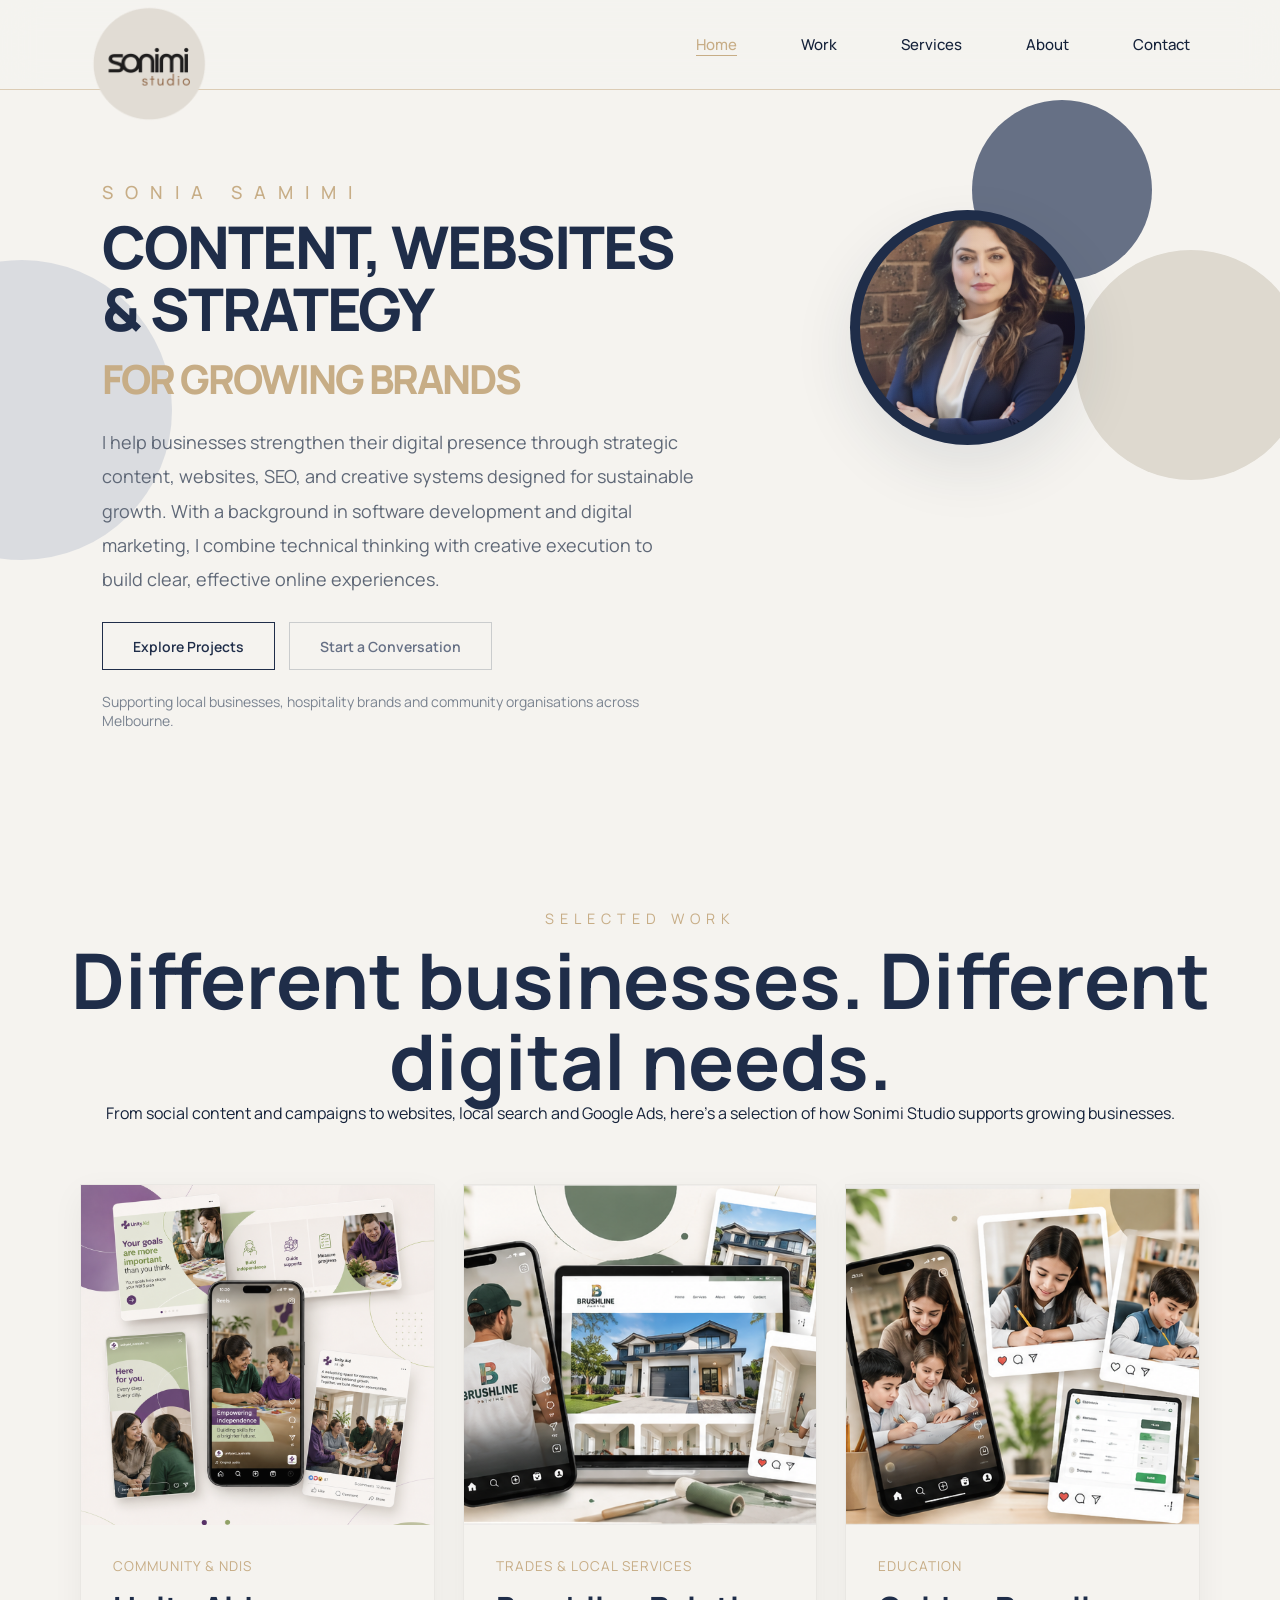
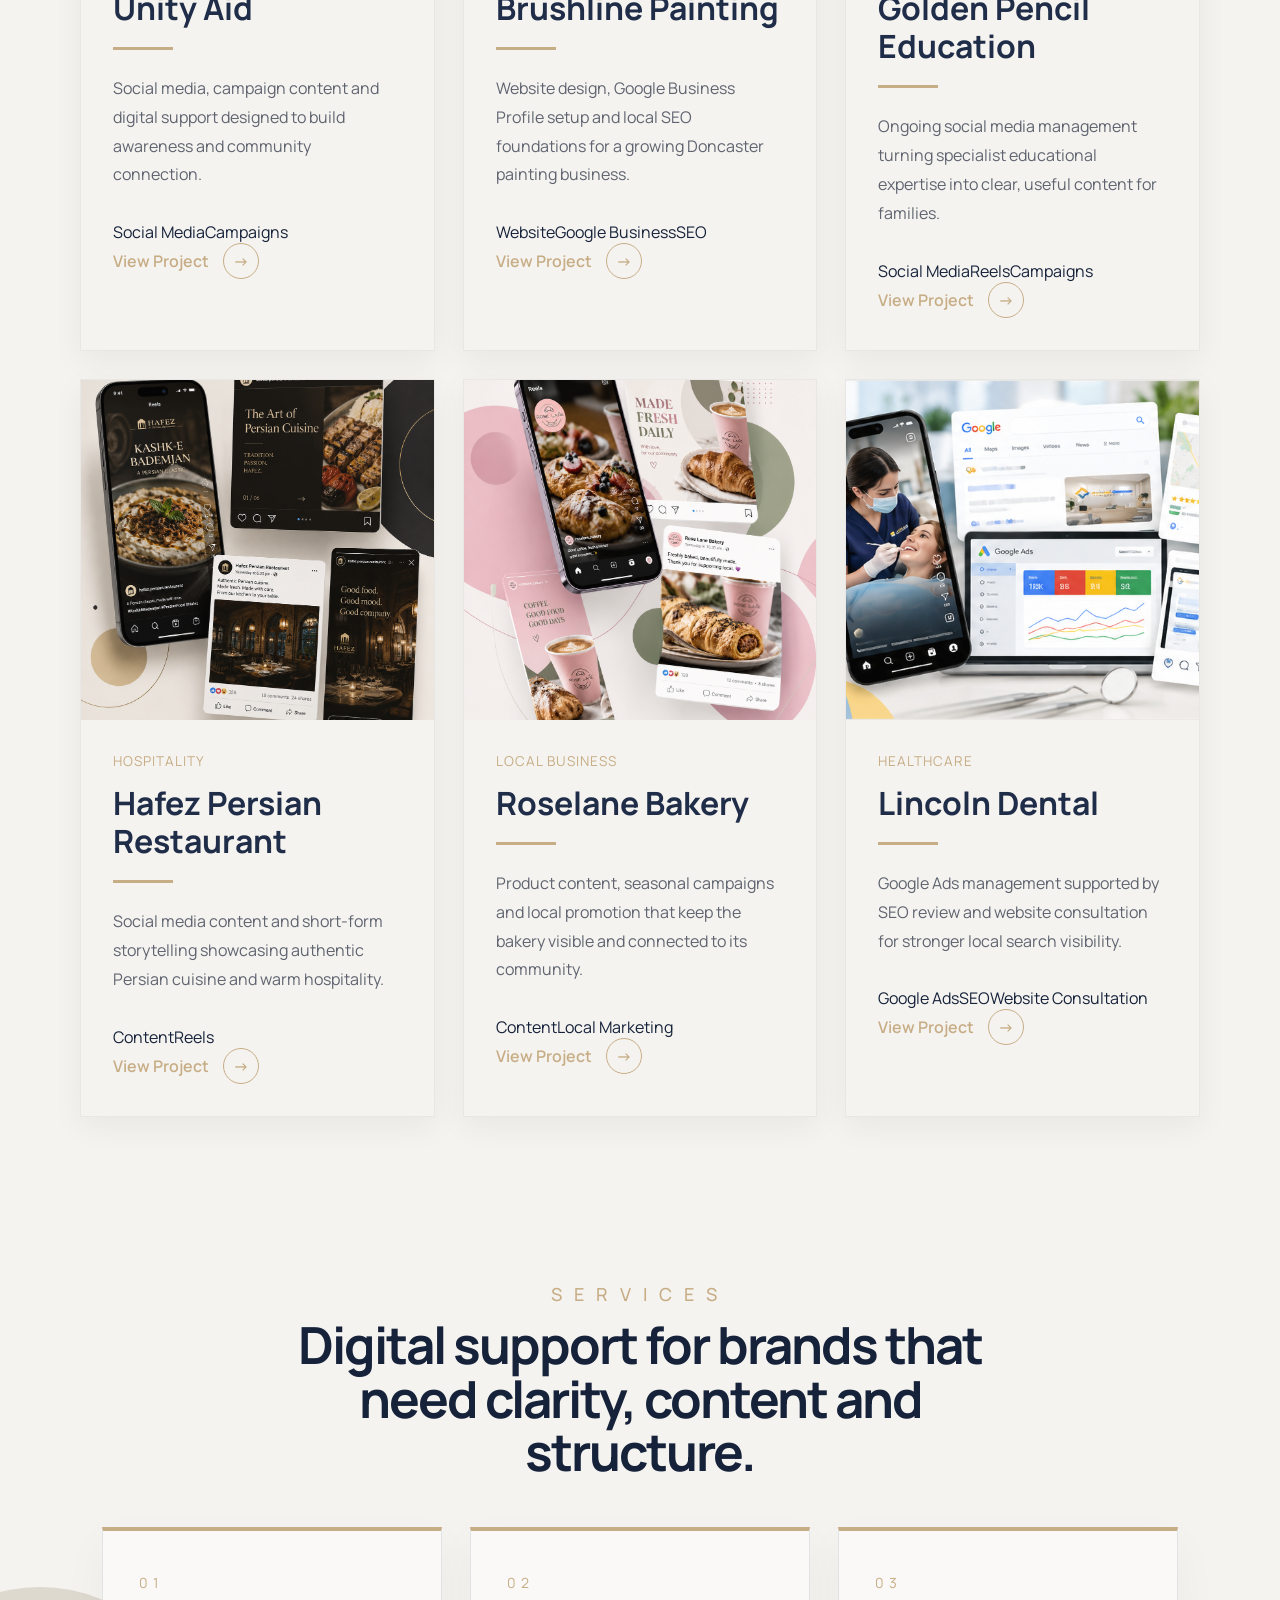
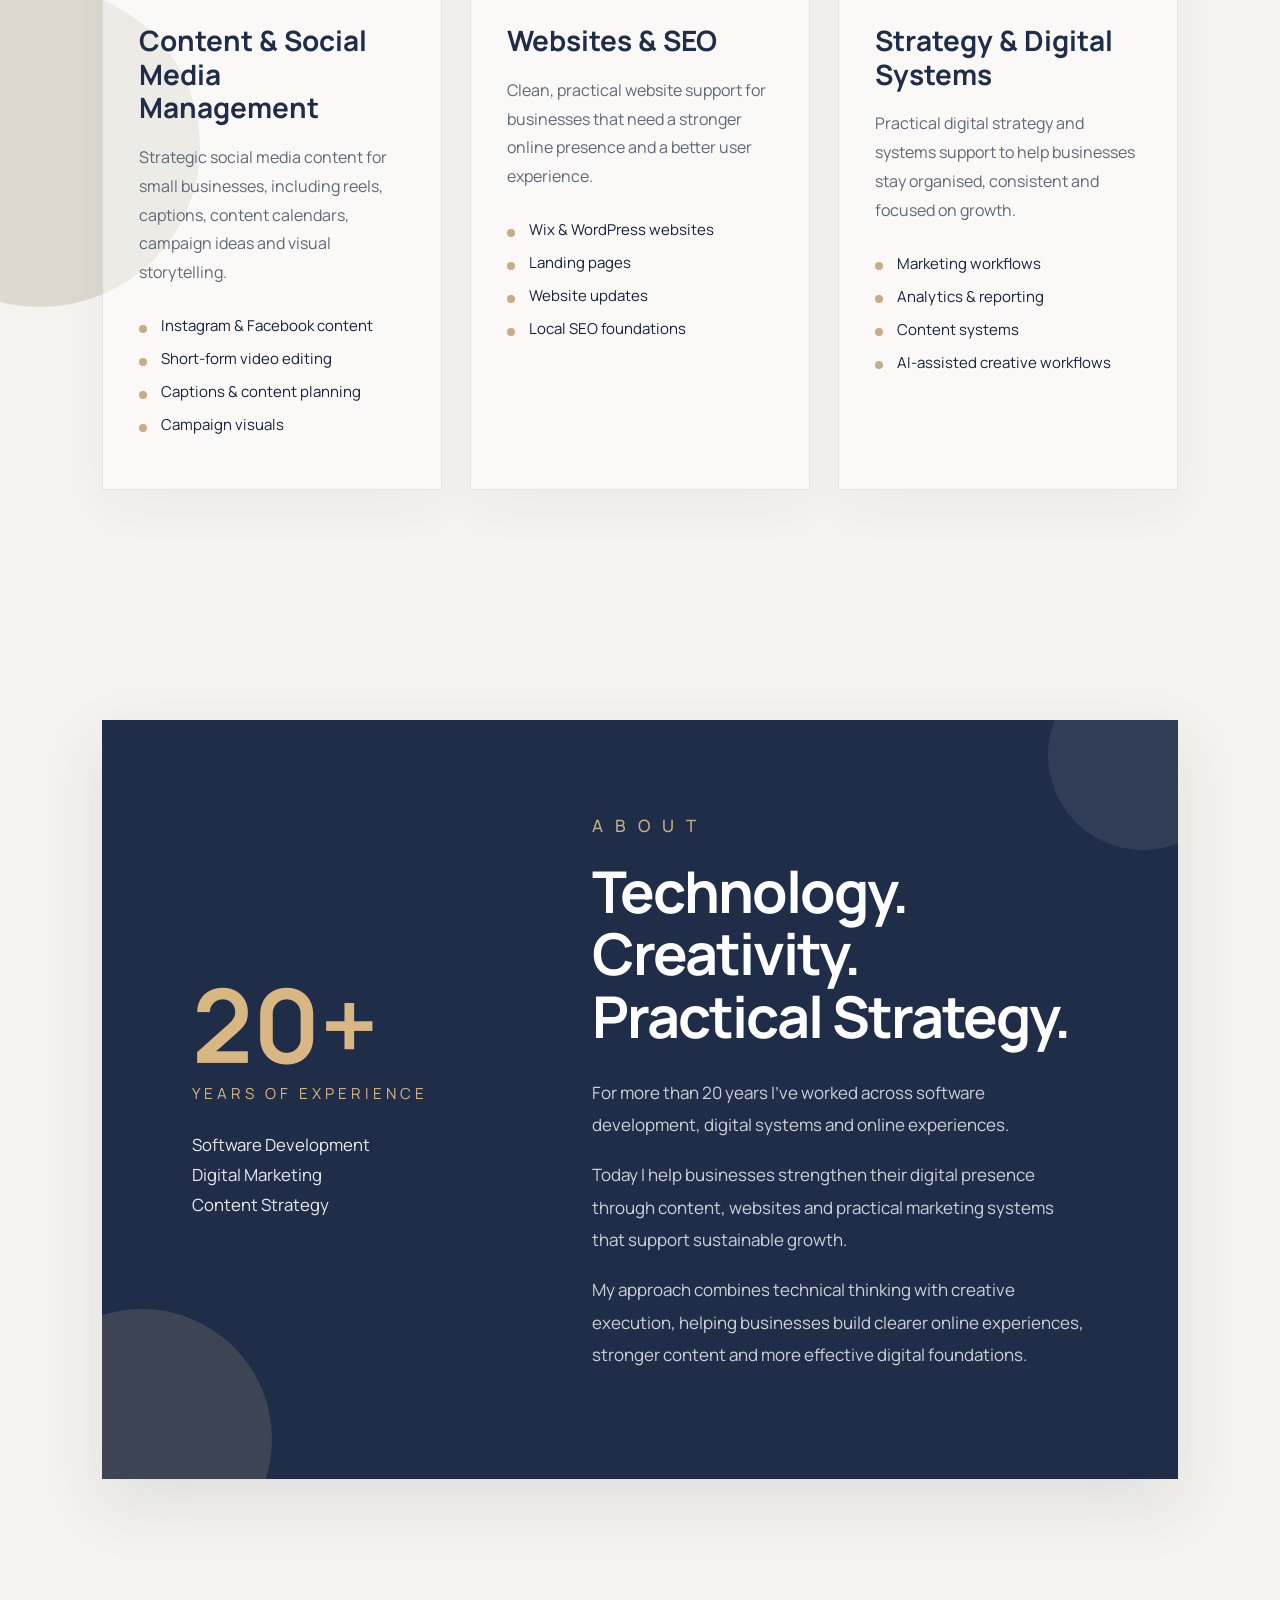
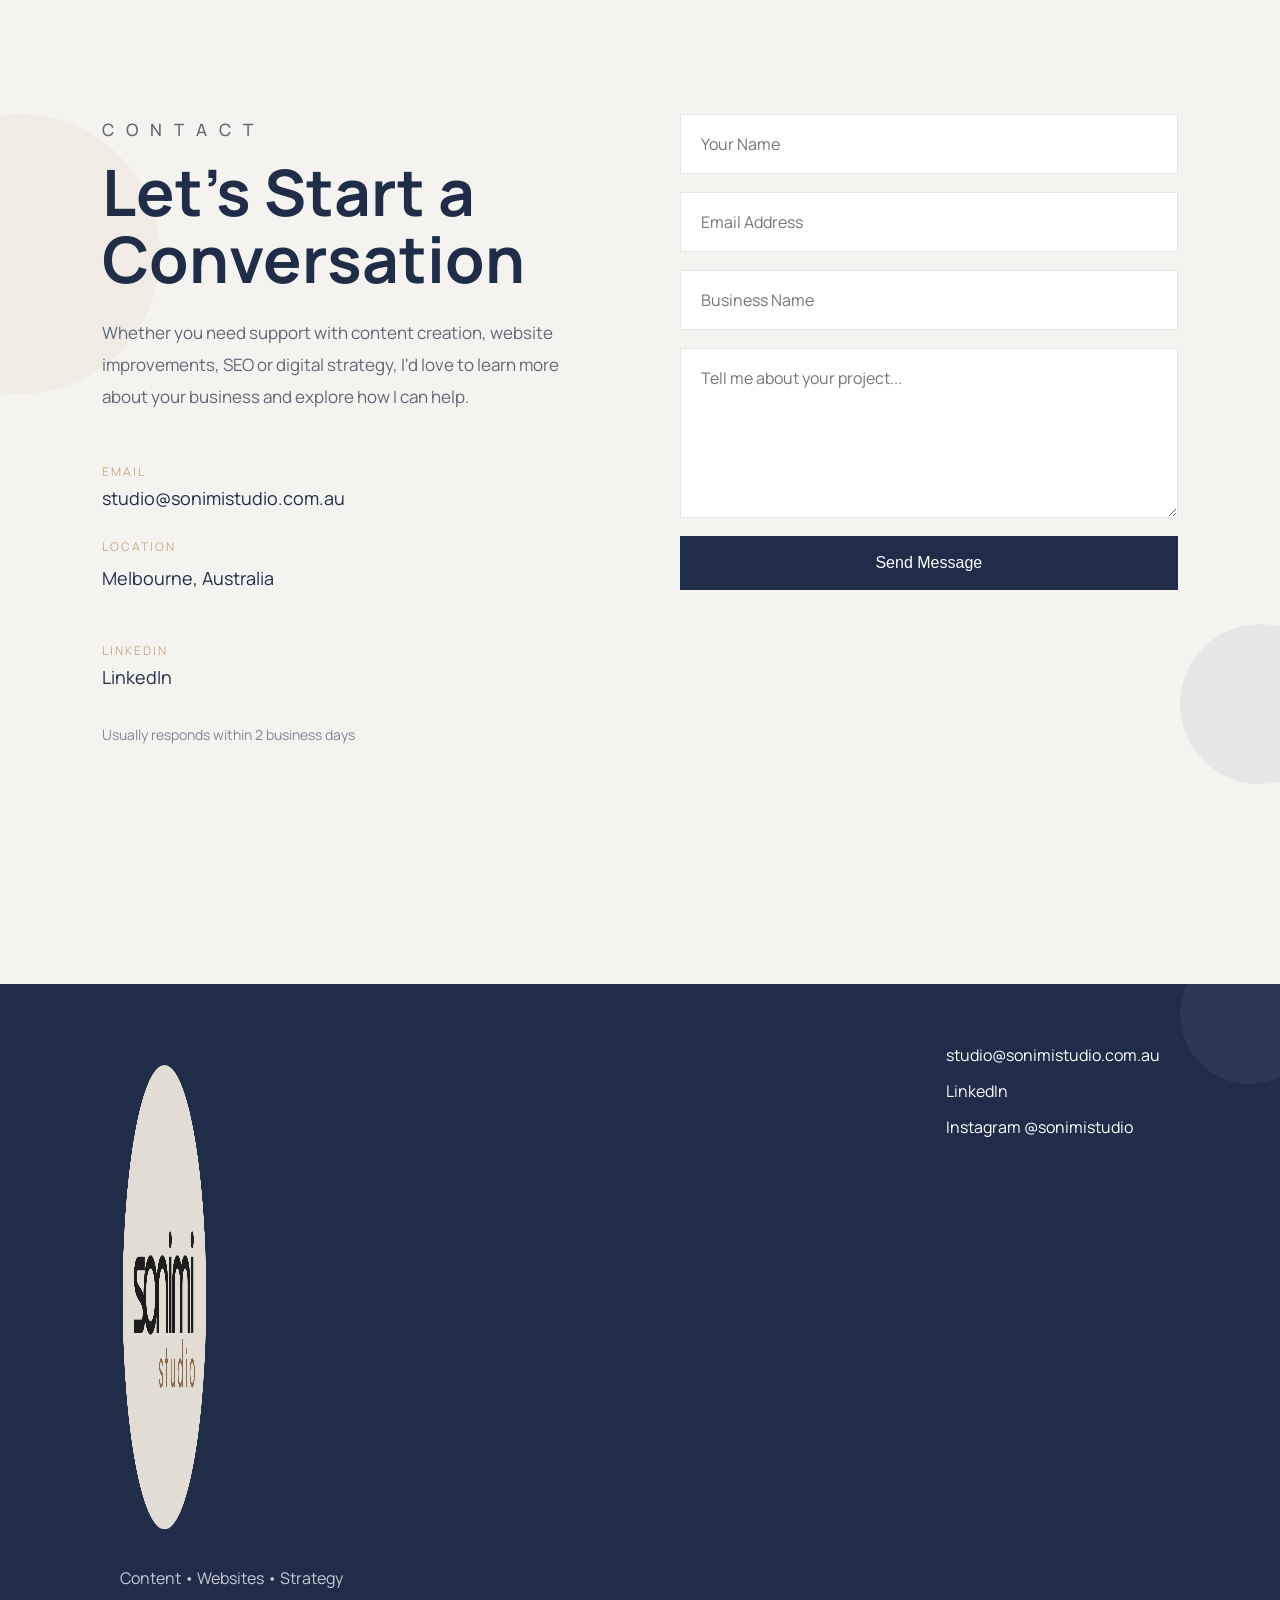
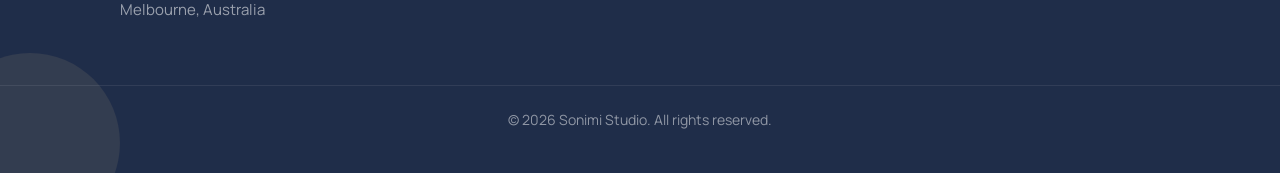
<file: index.html>
<!DOCTYPE html>

<html lang="en">
<head>
<link href="./images/sonimi-logo.png" rel="icon" type="image/png"/>
<meta charset="utf-8"/>
<meta content="width=device-width, initial-scale=1.0" name="viewport"/>
<title>SONIMI Studio | Melbourne Content, Websites, SEO &amp; Digital Strategy</title>
<meta content="Sonimi Studio helps Melbourne small businesses with social media content, websites, SEO, Google Ads and practical digital strategy." name="description"/>
<link href="https://sonimistudio.com.au/" rel="canonical">
<meta content="index, follow, max-image-preview:large" name="robots"/>
<meta content="Sonia Samimi" name="author"/>
<link href="https://fonts.googleapis.com" rel="preconnect"/>
<link crossorigin="" href="https://fonts.gstatic.com" rel="preconnect"/>
<meta content="website" property="og:type"/>
<meta content="SONIMI Studio | Melbourne Content, Websites, SEO &amp; Digital Strategy" property="og:title"/>
<meta content="Sonimi Studio helps Melbourne small businesses with social media content, websites, SEO, Google Ads and practical digital strategy." property="og:description"/>
<meta content="https://sonimistudio.com.au/" property="og:url"/>
<meta content="https://sonimistudio.com.au/images/portfolio/brushline-painting-website-local-seo-melbourne.svg" property="og:image"/>
<meta content="summary_large_image" name="twitter:card"/>
<link href="https://fonts.googleapis.com/css2?family=Manrope:wght@400;500;600;700;800&amp;family=Playfair+Display:wght@500;600&amp;display=swap" rel="stylesheet"/>
<link href="styles.css" rel="stylesheet">

</link></link><meta content="Sonimi Studio" property="og:site_name"/><meta content="en_AU" property="og:locale"/><meta content="SONIMI Studio | Melbourne Content, Websites, SEO &amp; Digital Strategy" name="twitter:title"/><meta content="Sonimi Studio helps Melbourne small businesses with social media content, websites, SEO, Google Ads and practical digital strategy." name="twitter:description"/><meta content="https://sonimistudio.com.au/images/portfolio/brushline-painting-website-local-seo-melbourne.svg" name="twitter:image"/><script type="application/ld+json">
{
  "@context": "https://schema.org",
  "@type": "Organization",
  "@id": "https://sonimistudio.com.au/#organization",
  "name": "Sonimi Studio",
  "url": "https://sonimistudio.com.au/",
  "logo": "https://sonimistudio.com.au/images/sonimi-logo.png",
  "email": "studio@sonimistudio.com.au",
  "founder": {
    "@type": "Person",
    "name": "Sonia Samimi"
  },
  "sameAs": [
    "https://www.instagram.com/sonimi.studio/",
    "https://www.linkedin.com/in/sonia-samimi-bb554b28/"
  ],
  "areaServed": {
    "@type": "City",
    "name": "Melbourne"
  },
  "description": "Sonimi Studio helps Melbourne small businesses with social media content, websites, SEO, Google Ads and practical digital strategy."
}
</script><script type="application/ld+json">
{
  "@context": "https://schema.org",
  "@type": "WebSite",
  "@id": "https://sonimistudio.com.au/#website",
  "url": "https://sonimistudio.com.au/",
  "name": "Sonimi Studio",
  "publisher": {
    "@id": "https://sonimistudio.com.au/#organization"
  },
  "inLanguage": "en-AU"
}
</script><script type="application/ld+json">
{
  "@context": "https://schema.org",
  "@type": "ProfessionalService",
  "@id": "https://sonimistudio.com.au/#service",
  "name": "Sonimi Studio",
  "url": "https://sonimistudio.com.au/",
  "email": "studio@sonimistudio.com.au",
  "areaServed": "Melbourne, Victoria, Australia",
  "serviceType": [
    "Social Media Management",
    "Content Creation",
    "Website Design",
    "SEO",
    "Google Ads",
    "Digital Strategy"
  ]
}
</script></head>
<body>
<header class="site-header">
<a class="brand" href="#home">
<img alt="SONIMI Studio Logo" decoding="async" height="500" loading="lazy" src="./images/sonimi-logo.png" width="500"/>
</a>
<button aria-label="Open menu" class="menu-toggle">☰</button>
<nav class="nav">
<a href="#home">Home</a>
<a href="#work">Work</a>
<a href="#services">Services</a>
<a href="#about">About</a>
<a href="#contact">Contact</a>
</nav>
</header>
<main>
<section class="hero section" id="home">
<div class="shape shape-left floating-circle"></div>
<div class="shape shape-navy floating-circle"></div>
<div class="shape shape-beige floating-circle"></div>
<div class="hero-content">
<p class="eyebrow">SONIA SAMIMI</p>
<h1>Content, Websites &amp; Strategy<br/><span>for Growing Brands</span></h1>
<p class="hero-copy">
          I help businesses strengthen their digital presence through strategic content,
          websites, SEO, and creative systems designed for sustainable growth.
          With a background in software development and digital marketing, I combine
          technical thinking with creative execution to build clear, effective online experiences.
        </p>
<div class="hero-actions">
<a class="btn btn-primary" href="#work">Explore Projects</a>
<a class="btn btn-secondary" href="#contact">Start a Conversation</a>
</div>
<p class="trust-line">Supporting local businesses, hospitality brands and community organisations across
          Melbourne.</p>
</div>
<div aria-label="Portrait placeholder" class="portrait-card">
<div class="portrait-inner">
<span></span>
</div>
</div>
</section>
<!-- Portfolio Section -->
<section class="portfolio-section" id="work">
<div class="portfolio-header">
<span class="portfolio-label">SELECTED WORK</span>
<h2>Different businesses. Different digital needs.</h2>
<p class="portfolio-intro">From social content and campaigns to websites, local search and Google Ads, here’s a selection of how Sonimi Studio supports growing businesses.</p>
</div>
<div class="portfolio-grid">
<article class="portfolio-card">
<div class="portfolio-image"><img alt="Unity Aid social media and campaign work" decoding="async" height="1448" loading="lazy" src="./images/portfolio/unity-aid-social-media-ndis-melbourne.jpg" width="1086"/></div>
<div class="portfolio-content">
<span class="portfolio-category">COMMUNITY &amp; NDIS</span>
<h3>Unity Aid</h3>
<div class="card-line"></div>
<p>Social media, campaign content and digital support designed to build awareness and community connection.</p>
<div class="portfolio-tags"><span>Social Media</span><span>Campaigns</span></div>
<a class="portfolio-link" href="unity-aid.html">View Project <span>→</span></a>
</div>
</article>
<article class="portfolio-card portfolio-card-featured">
<div class="portfolio-image"><img alt="Brushline Painting website and local digital presence project" decoding="async" loading="lazy" src="./images/portfolio/brushline-painting-website-digital-marketing-melbourne.png"/></div>
<div class="portfolio-content">
<span class="portfolio-category">TRADES &amp; LOCAL SERVICES</span>
<h3>Brushline Painting</h3>
<div class="card-line"></div>
<p>Website design, Google Business Profile setup and local SEO foundations for a growing Doncaster painting business.</p>
<div class="portfolio-tags"><span>Website</span><span>Google Business</span><span>SEO</span></div>
<a class="portfolio-link" href="brushline.html">View Project <span>→</span></a>
</div>
</article>
<article class="portfolio-card">
<div class="portfolio-image"><img alt="Golden Pencil Education social media management project" decoding="async" loading="lazy" src="./images/portfolio/golden-pencil-social-media-management-doncaster.png"/></div>
<div class="portfolio-content">
<span class="portfolio-category">EDUCATION</span>
<h3>Golden Pencil Education</h3>
<div class="card-line"></div>
<p>Ongoing social media management turning specialist educational expertise into clear, useful content for families.</p>
<div class="portfolio-tags"><span>Social Media</span><span>Reels</span><span>Campaigns</span></div>
<a class="portfolio-link" href="golden-pencil.html">View Project <span>→</span></a>
</div>
</article>
<article class="portfolio-card">
<div class="portfolio-image"><img alt="Hafez Persian Restaurant content and reels" decoding="async" height="1448" loading="lazy" src="./images/portfolio/hafez-persian-restaurant-social-media-melbourne.jpg" width="1086"/></div>
<div class="portfolio-content">
<span class="portfolio-category">HOSPITALITY</span>
<h3>Hafez Persian Restaurant</h3>
<div class="card-line"></div>
<p>Social media content and short-form storytelling showcasing authentic Persian cuisine and warm hospitality.</p>
<div class="portfolio-tags"><span>Content</span><span>Reels</span></div>
<a class="portfolio-link" href="hafez.html">View Project <span>→</span></a>
</div>
</article>
<article class="portfolio-card">
<div class="portfolio-image"><img alt="Roselane Bakery local business marketing" decoding="async" height="1448" loading="lazy" src="./images/portfolio/roselane-bakery-local-marketing-melbourne.jpg" width="1086"/></div>
<div class="portfolio-content">
<span class="portfolio-category">LOCAL BUSINESS</span>
<h3>Roselane Bakery</h3>
<div class="card-line"></div>
<p>Product content, seasonal campaigns and local promotion that keep the bakery visible and connected to its community.</p>
<div class="portfolio-tags"><span>Content</span><span>Local Marketing</span></div>
<a class="portfolio-link" href="roselane.html">View Project <span>→</span></a>
</div>
</article>
<article class="portfolio-card">
<div class="portfolio-image"><img alt="Lincoln Dental Google Ads and search visibility project" decoding="async" loading="lazy" src="./images/portfolio/lincoln-dental-google-ads-seo-consulting-melbourne.png"/></div>
<div class="portfolio-content">
<span class="portfolio-category">HEALTHCARE</span>
<h3>Lincoln Dental</h3>
<div class="card-line"></div>
<p>Google Ads management supported by SEO review and website consultation for stronger local search visibility.</p>
<div class="portfolio-tags"><span>Google Ads</span><span>SEO</span><span>Website Consultation</span></div>
<a class="portfolio-link" href="lincoln-dental.html">View Project <span>→</span></a>
</div>
</article>
</div>
</section>
<section class="section services-section" id="services">
<div class="services-bg-circle"></div>
<div class="section-heading narrow">
<p class="eyebrow">SERVICES</p>
<h2>Digital support for brands that need clarity, content and structure.</h2>
</div>
<div class="services-grid">
<article class="service-card">
<span class="service-number">01</span>
<h3>Content &amp; Social Media Management</h3>
<p>
            Strategic social media content for small businesses, including reels,
            captions, content calendars, campaign ideas and visual storytelling.
          </p>
<ul>
<li>Instagram &amp; Facebook content</li>
<li>Short-form video editing</li>
<li>Captions &amp; content planning</li>
<li>Campaign visuals</li>
</ul>
</article>
<article class="service-card">
<span class="service-number">02</span>
<h3>Websites &amp; SEO</h3>
<p>
            Clean, practical website support for businesses that need a stronger
            online presence and a better user experience.
          </p>
<ul>
<li>Wix &amp; WordPress websites</li>
<li>Landing pages</li>
<li>Website updates</li>
<li>Local SEO foundations</li>
</ul>
</article>
<article class="service-card">
<span class="service-number">03</span>
<h3>Strategy &amp; Digital Systems</h3>
<p>
            Practical digital strategy and systems support to help businesses stay
            organised, consistent and focused on growth.
          </p>
<ul>
<li>Marketing workflows</li>
<li>Analytics &amp; reporting</li>
<li>Content systems</li>
<li>AI-assisted creative workflows</li>
</ul>
</article>
</div>
</section>
<section class="section about-section" id="about">
<div class="about-panel">
<div class="about-stat">
<div class="about-number">20+</div>
<div class="about-years">Years of Experience</div>
<div class="about-tags">
            Software Development<br/>
            Digital Marketing<br/>
            Content Strategy
          </div>
</div>
<div class="about-content">
<p class="eyebrow">ABOUT</p>
<h2>
            Technology. Creativity.<br/>
            Practical Strategy.
          </h2>
<p>
            For more than 20 years I’ve worked across software development,
            digital systems and online experiences.
          </p>
<p>
            Today I help businesses strengthen their digital presence through
            content, websites and practical marketing systems that support
            sustainable growth.
          </p>
<p>
            My approach combines technical thinking with creative execution,
            helping businesses build clearer online experiences, stronger content
            and more effective digital foundations.
          </p>
</div>
</div>
</section>
<section class="contact-section" id="contact">
<div class="contact-wrapper">
<div class="contact-intro">
<p class="eyebrow">CONTACT</p>
<h2>
            Let's Start a Conversation
          </h2>
<p>
            Whether you need support with content creation, website improvements, SEO or digital strategy, I'd love to
            learn more about your business and explore how I can help.
          </p>
<div class="contact-details">
<div>
<span>Email</span>
<a href="mailto:studio@sonimistudio.com.au">
                studio@sonimistudio.com.au
              </a>
</div>
<div>
<span>Location</span>
<p>Melbourne, Australia</p>
</div>
<div>
<span>LinkedIn</span>
<a aria-label="LinkedIn Profile" href="https://www.linkedin.com/in/sonia-samimi-bb554b28/" rel="noopener noreferrer" target="_blank">
                LinkedIn
              </a>
</div>
<div class="response-time">Usually responds within 2 business days</div>
</div>
</div>
<form action="/thank-you.html" class="contact-form" data-netlify="true" method="POST" name="contact" netlify-honeypot="bot-field">
<input name="form-name" type="hidden" value="contact"/>
<p hidden="">
<label>
              Don't fill this out:
              <input name="bot-field"/>
</label>
</p>
<input name="name" placeholder="Your Name" required="" type="text"/>
<input name="email" placeholder="Email Address" required="" type="email"/>
<input name="business" placeholder="Business Name" type="text"/>
<textarea name="message" placeholder="Tell me about your project..." required="" rows="6"></textarea>
<button type="submit">
            Send Message
          </button>
</form>
</div>
</section>
</main>
<footer class="site-footer">
<div class="footer-container">
<div class="footer-brand">
<img alt="Sonimi Studio" class="footer-logo" height="500" src="./images/sonimi-logo.png" width="500"/>
<p class="footer-tagline">
          Content • Websites • Strategy
        </p>
<p class="footer-location">
          Melbourne, Australia
        </p>
</div>
<div class="footer-contact">
<a href="mailto:studio@sonimistudio.com.au">
          studio@sonimistudio.com.au
        </a>
<a href="https://www.linkedin.com/in/sonia-samimi-bb554b28/" rel="noopener noreferrer" target="_blank">
          LinkedIn
        </a>
<a href="https://www.instagram.com/sonimistudio" rel="noopener noreferrer" target="_blank" aria-label="Sonimi Studio on Instagram">Instagram @sonimistudio</a>
</div>
</div>
<div class="footer-bottom">
<p>
        © 2026 Sonimi Studio. All rights reserved.
      </p>
</div>
</footer>
<script src="script.js"></script>
</body>
</html>
</file>
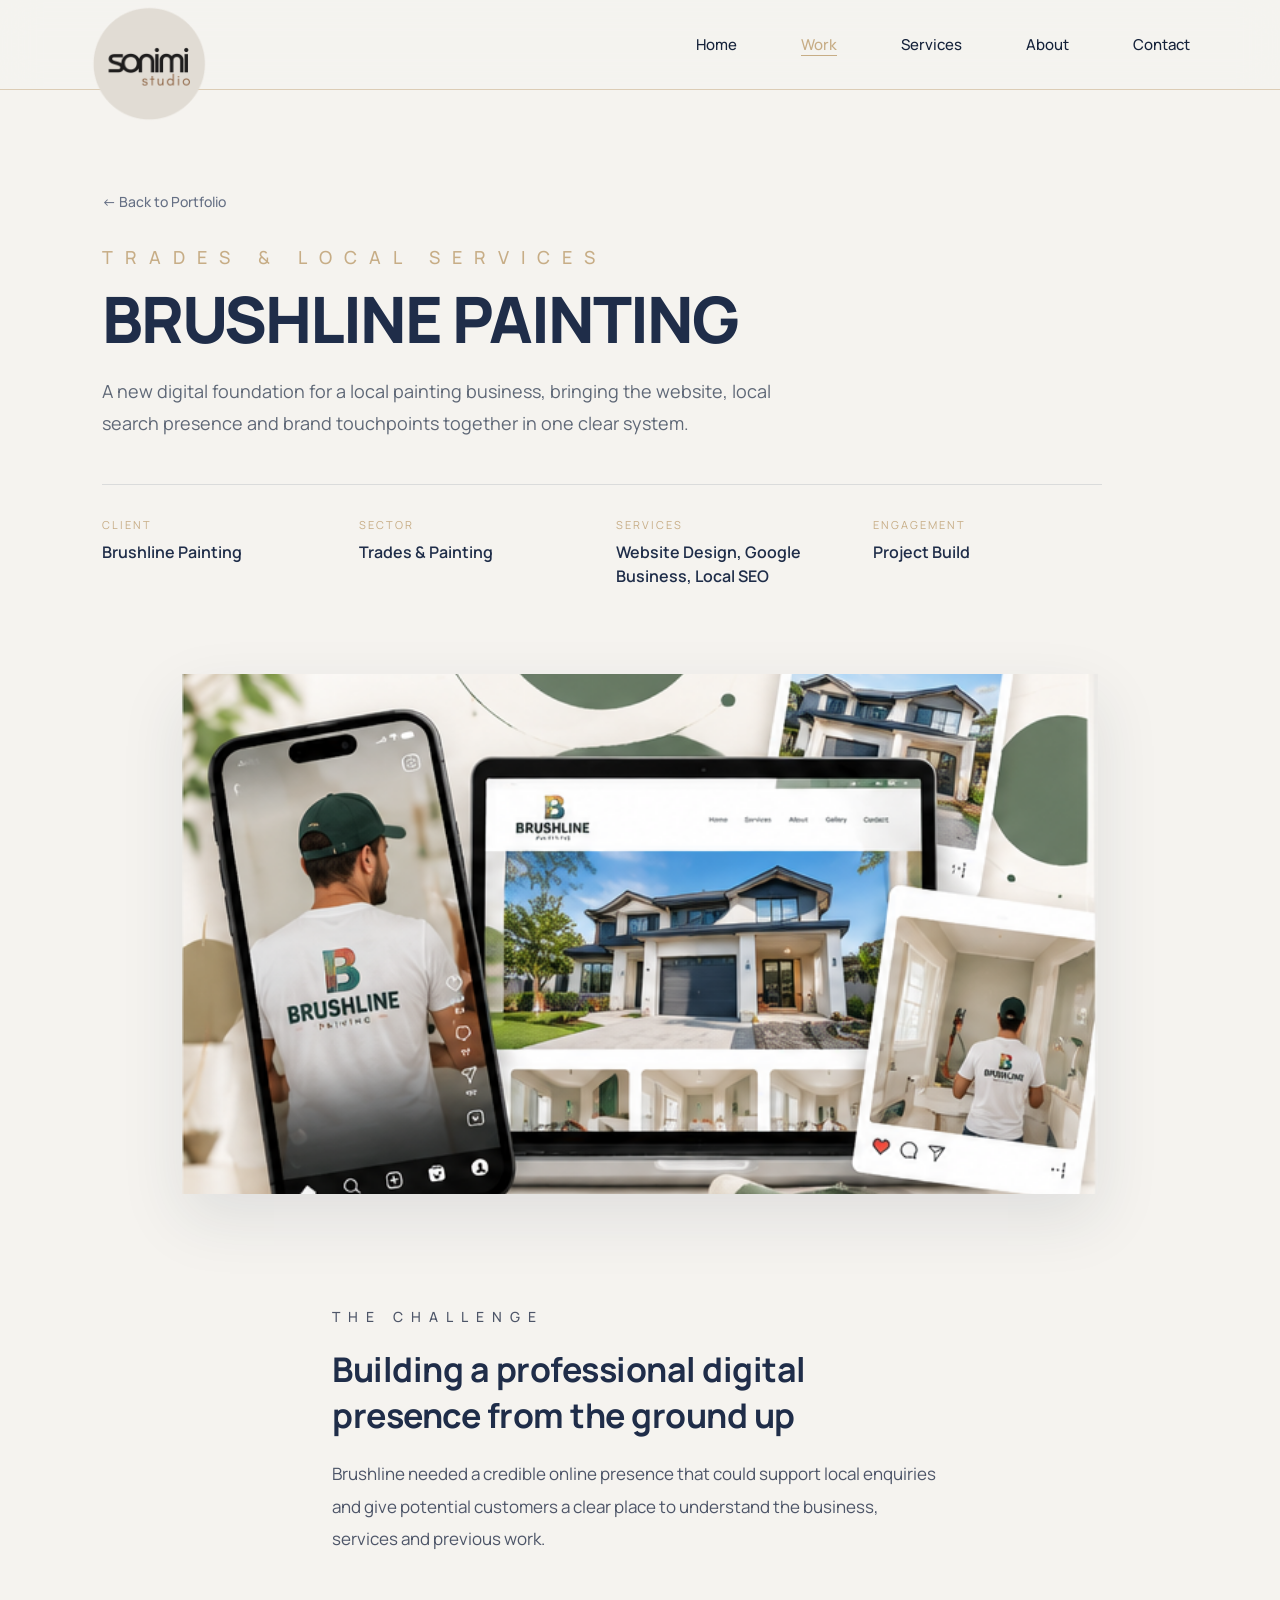
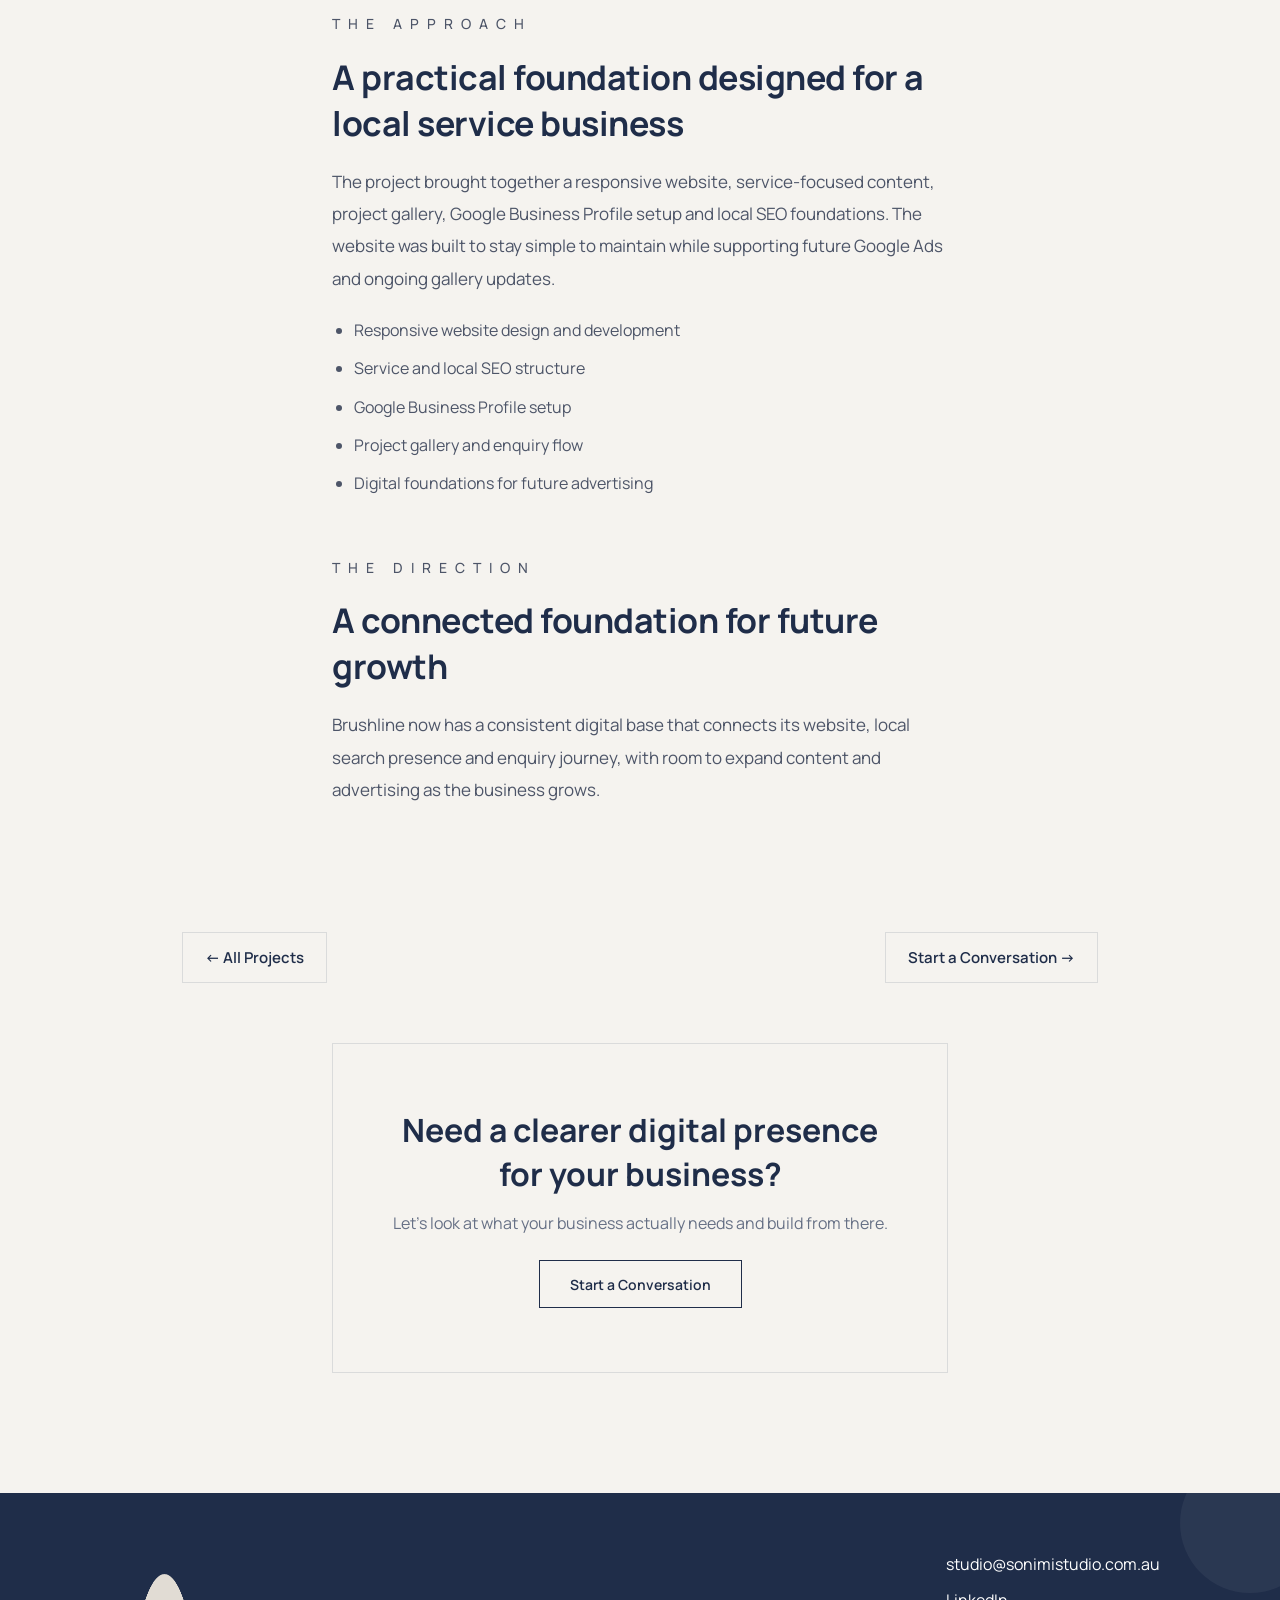
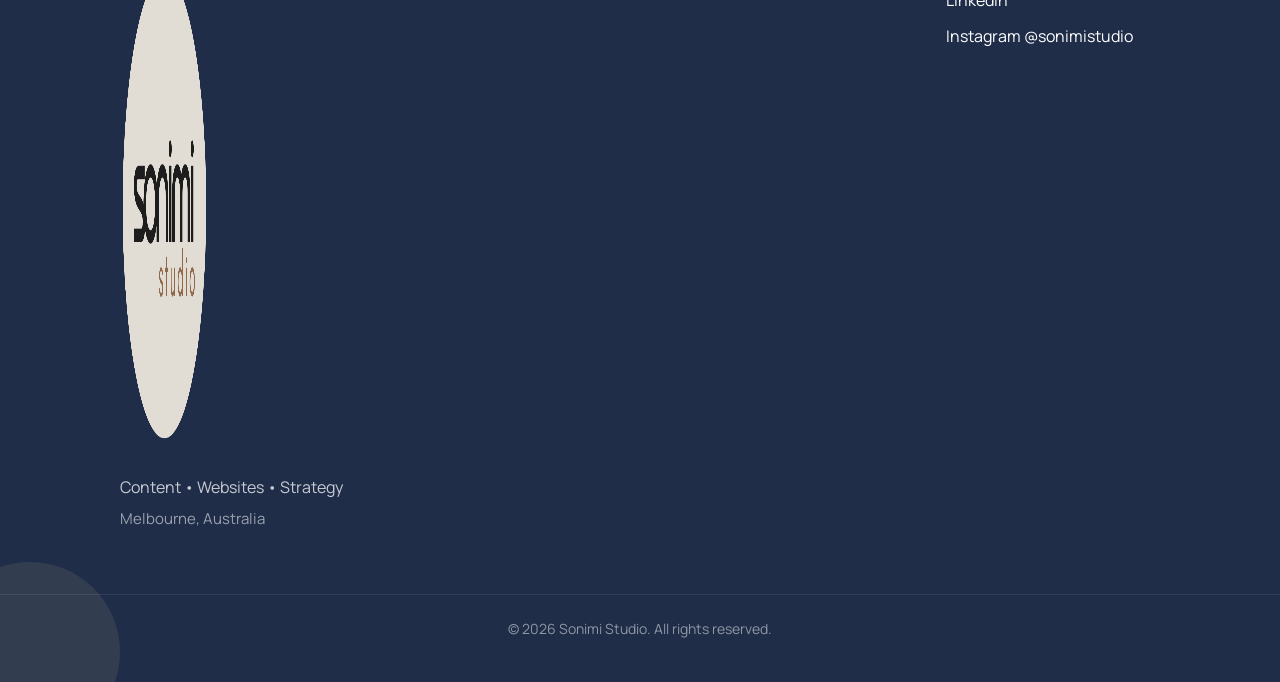
<file: brushline.html>
<!DOCTYPE html>

<html lang="en">
<head>
<link href="./images/sonimi-logo.png" rel="icon" type="image/png"/>
<meta charset="utf-8"/>
<meta content="width=device-width, initial-scale=1.0" name="viewport"/>
<title>Brushline Painting Website &amp; Local SEO Case Study | SONIMI Studio</title>
<meta content="Website design, Google Business Profile setup and local SEO foundations for Brushline Painting, a Melbourne painting business." name="description"/>
<link href="https://sonimistudio.com.au/brushline.html" rel="canonical">
<meta content="index, follow, max-image-preview:large" name="robots"/>
<link href="https://fonts.googleapis.com" rel="preconnect"/>
<link crossorigin="" href="https://fonts.gstatic.com" rel="preconnect"/>
<link href="https://fonts.googleapis.com/css2?family=Manrope:wght@400;500;600;700;800&amp;family=Playfair+Display:wght@500;600&amp;display=swap" rel="stylesheet"/>
<link href="styles.css" rel="stylesheet">
</link></link><meta content="Sonia Samimi" name="author"/><meta content="article" property="og:type"/><meta content="Brushline Painting Website &amp; Local SEO Case Study | SONIMI Studio" property="og:title"/><meta content="Website design, Google Business Profile setup and local SEO foundations for Brushline Painting, a Melbourne painting business." property="og:description"/><meta content="https://sonimistudio.com.au/brushline.html" property="og:url"/><meta content="https://sonimistudio.com.au/images/portfolio/brushline-painting-website-digital-marketing-melbourne.png" property="og:image"/><meta content="Sonimi Studio" property="og:site_name"/><meta content="en_AU" property="og:locale"/><meta content="summary_large_image" name="twitter:card"/><meta content="Brushline Painting Website &amp; Local SEO Case Study | SONIMI Studio" name="twitter:title"/><meta content="Website design, Google Business Profile setup and local SEO foundations for Brushline Painting, a Melbourne painting business." name="twitter:description"/><meta content="https://sonimistudio.com.au/images/portfolio/brushline-painting-website-digital-marketing-melbourne.png" name="twitter:image"/><script type="application/ld+json">
{
  "@context": "https://schema.org",
  "@type": "BreadcrumbList",
  "itemListElement": [
    {
      "@type": "ListItem",
      "position": 1,
      "name": "Home",
      "item": "https://sonimistudio.com.au/"
    },
    {
      "@type": "ListItem",
      "position": 2,
      "name": "Selected Work",
      "item": "https://sonimistudio.com.au/#work"
    },
    {
      "@type": "ListItem",
      "position": 3,
      "name": "Brushline Painting",
      "item": "https://sonimistudio.com.au/brushline.html"
    }
  ]
}
</script><script type="application/ld+json">
{
  "@context": "https://schema.org",
  "@type": "CreativeWork",
  "name": "Brushline Painting Case Study",
  "url": "https://sonimistudio.com.au/brushline.html",
  "image": "https://sonimistudio.com.au/images/portfolio/brushline-painting-website-digital-marketing-melbourne.png",
  "description": "Website design, Google Business Profile setup and local SEO foundations for Brushline Painting, a Melbourne painting business.",
  "creator": {
    "@id": "https://sonimistudio.com.au/#organization"
  },
  "inLanguage": "en-AU"
}
</script></head>
<body>
<header class="site-header"><a class="brand" href="./index.html#home"><img alt="SONIMI Studio Logo" decoding="async" height="500" loading="lazy" src="./images/sonimi-logo.png" width="500"/></a><button aria-label="Open menu" class="menu-toggle">☰</button><nav class="nav"><a href="./index.html#home">Home</a><a class="active" href="./index.html#work">Work</a><a href="./index.html#services">Services</a><a href="./index.html#about">About</a><a href="./index.html#contact">Contact</a></nav></header>
<main>
<section class="case-hero"><a class="case-breadcrumb" href="./index.html#work">← Back to Portfolio</a><p class="eyebrow">TRADES &amp; LOCAL SERVICES</p><h1>Brushline Painting</h1><p class="case-subtitle">A new digital foundation for a local painting business, bringing the website, local search presence and brand touchpoints together in one clear system.</p><div class="case-meta"><div><span>Client</span><p>Brushline Painting</p></div><div><span>Sector</span><p>Trades &amp; Painting</p></div><div><span>Services</span><p>Website Design, Google Business, Local SEO</p></div><div><span>Engagement</span><p>Project Build</p></div></div></section>
<div class="case-image"><img alt="Brushline Painting website design, branding and local digital presence by Sonimi Studio" decoding="async" loading="lazy" src="./images/portfolio/brushline-painting-website-digital-marketing-melbourne.png"/></div>
<section class="case-body">
<div class="case-block"><p class="eyebrow">THE CHALLENGE</p><h2>Building a professional digital presence from the ground up</h2><p>Brushline needed a credible online presence that could support local enquiries and give potential customers a clear place to understand the business, services and previous work.</p></div>
<div class="case-block"><p class="eyebrow">THE APPROACH</p><h2>A practical foundation designed for a local service business</h2><p>The project brought together a responsive website, service-focused content, project gallery, Google Business Profile setup and local SEO foundations. The website was built to stay simple to maintain while supporting future Google Ads and ongoing gallery updates.</p><ul><li>Responsive website design and development</li><li>Service and local SEO structure</li><li>Google Business Profile setup</li><li>Project gallery and enquiry flow</li><li>Digital foundations for future advertising</li></ul></div>
<div class="case-block"><p class="eyebrow">THE DIRECTION</p><h2>A connected foundation for future growth</h2><p>Brushline now has a consistent digital base that connects its website, local search presence and enquiry journey, with room to expand content and advertising as the business grows.</p></div>
</section>
<div class="case-pagination"><a href="./index.html#work">← All Projects</a><a href="./index.html#contact">Start a Conversation →</a></div>
<div class="case-cta"><div class="case-cta-panel"><h3>Need a clearer digital presence for your business?</h3><p>Let’s look at what your business actually needs and build from there.</p><a class="btn btn-primary" href="./index.html#contact">Start a Conversation</a></div></div>
</main>
<footer class="site-footer"><div class="footer-container"><div class="footer-brand"><img alt="Sonimi Studio" class="footer-logo" height="500" src="./images/sonimi-logo.png" width="500"/><p class="footer-tagline">Content • Websites • Strategy</p><p class="footer-location">Melbourne, Australia</p></div><div class="footer-contact"><a href="mailto:studio@sonimistudio.com.au">studio@sonimistudio.com.au</a><a href="https://www.linkedin.com/in/sonia-samimi-bb554b28/" rel="noopener noreferrer" target="_blank">LinkedIn</a>
<a href="https://www.instagram.com/sonimistudio" rel="noopener noreferrer" target="_blank" aria-label="Sonimi Studio on Instagram">Instagram @sonimistudio</a></div></div><div class="footer-bottom"><p>© 2026 Sonimi Studio. All rights reserved.</p></div></footer>
<script src="script.js"></script>
</body></html>
</file>
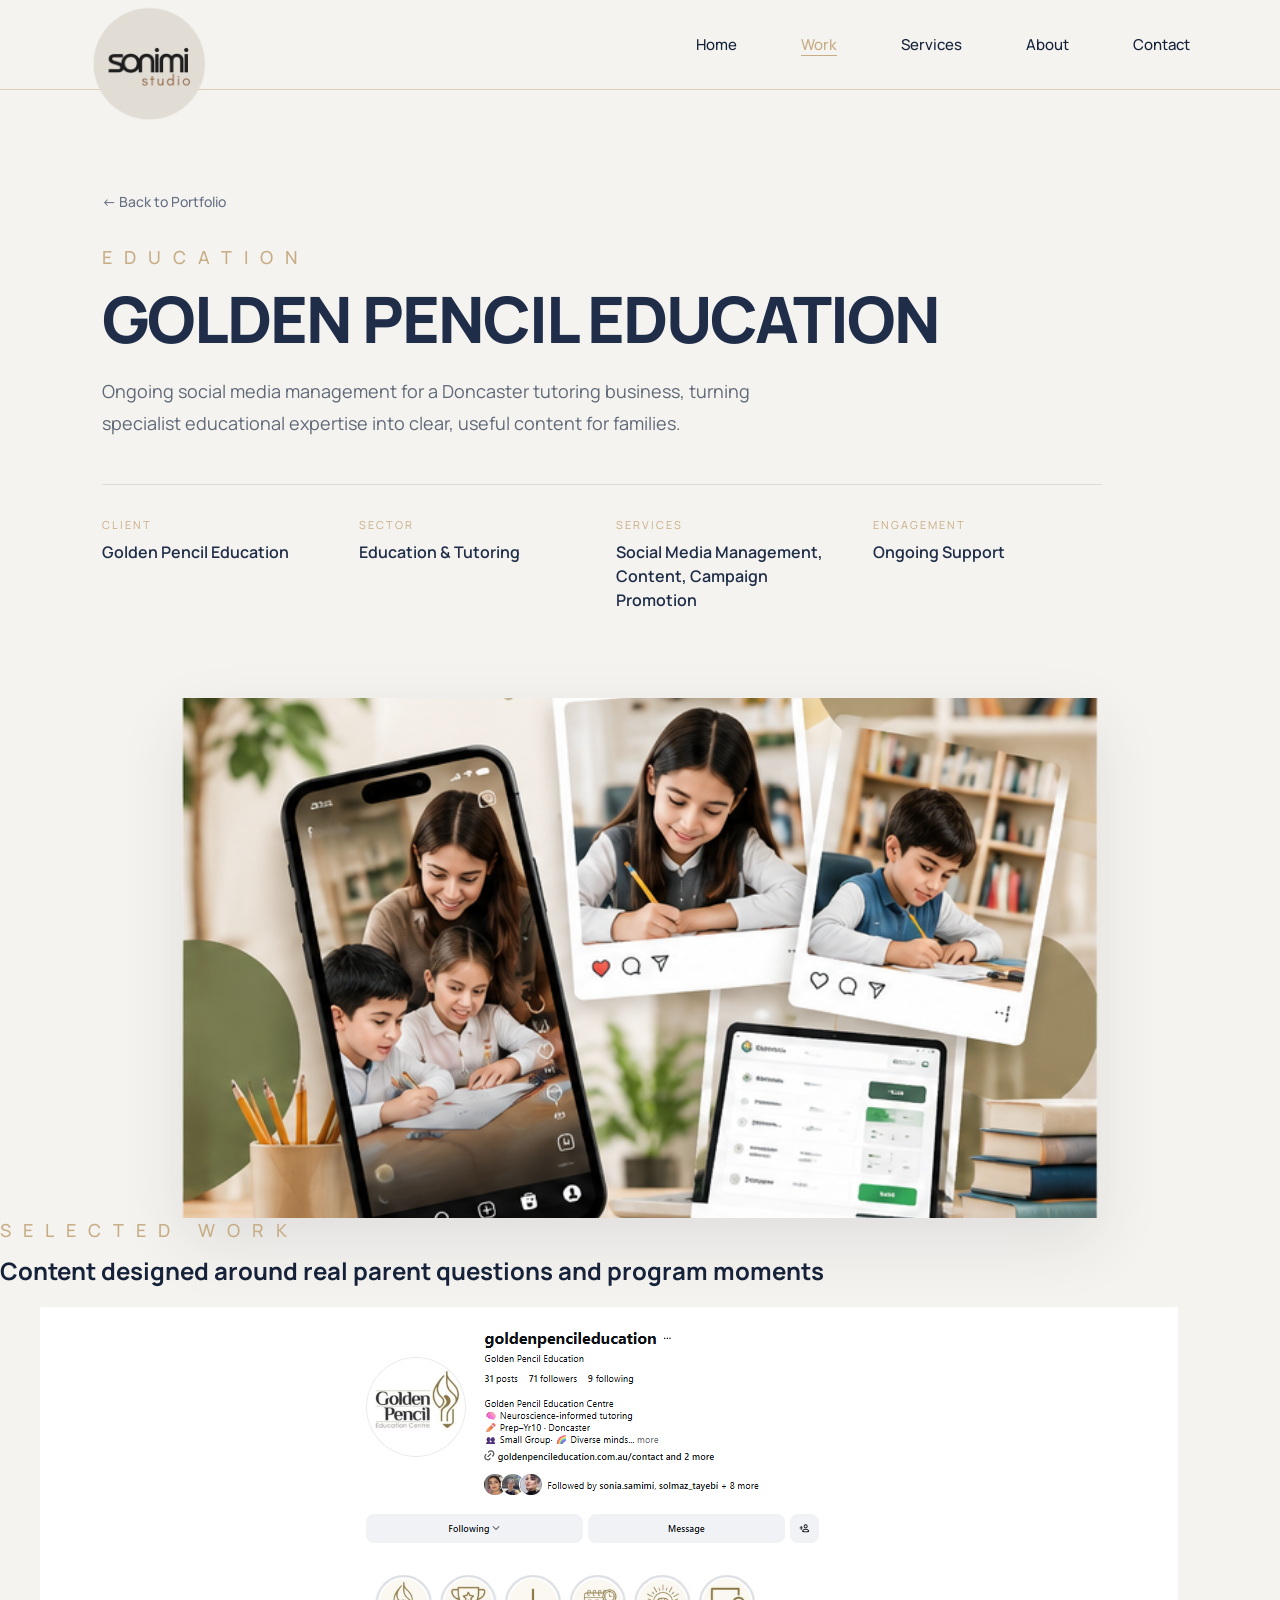
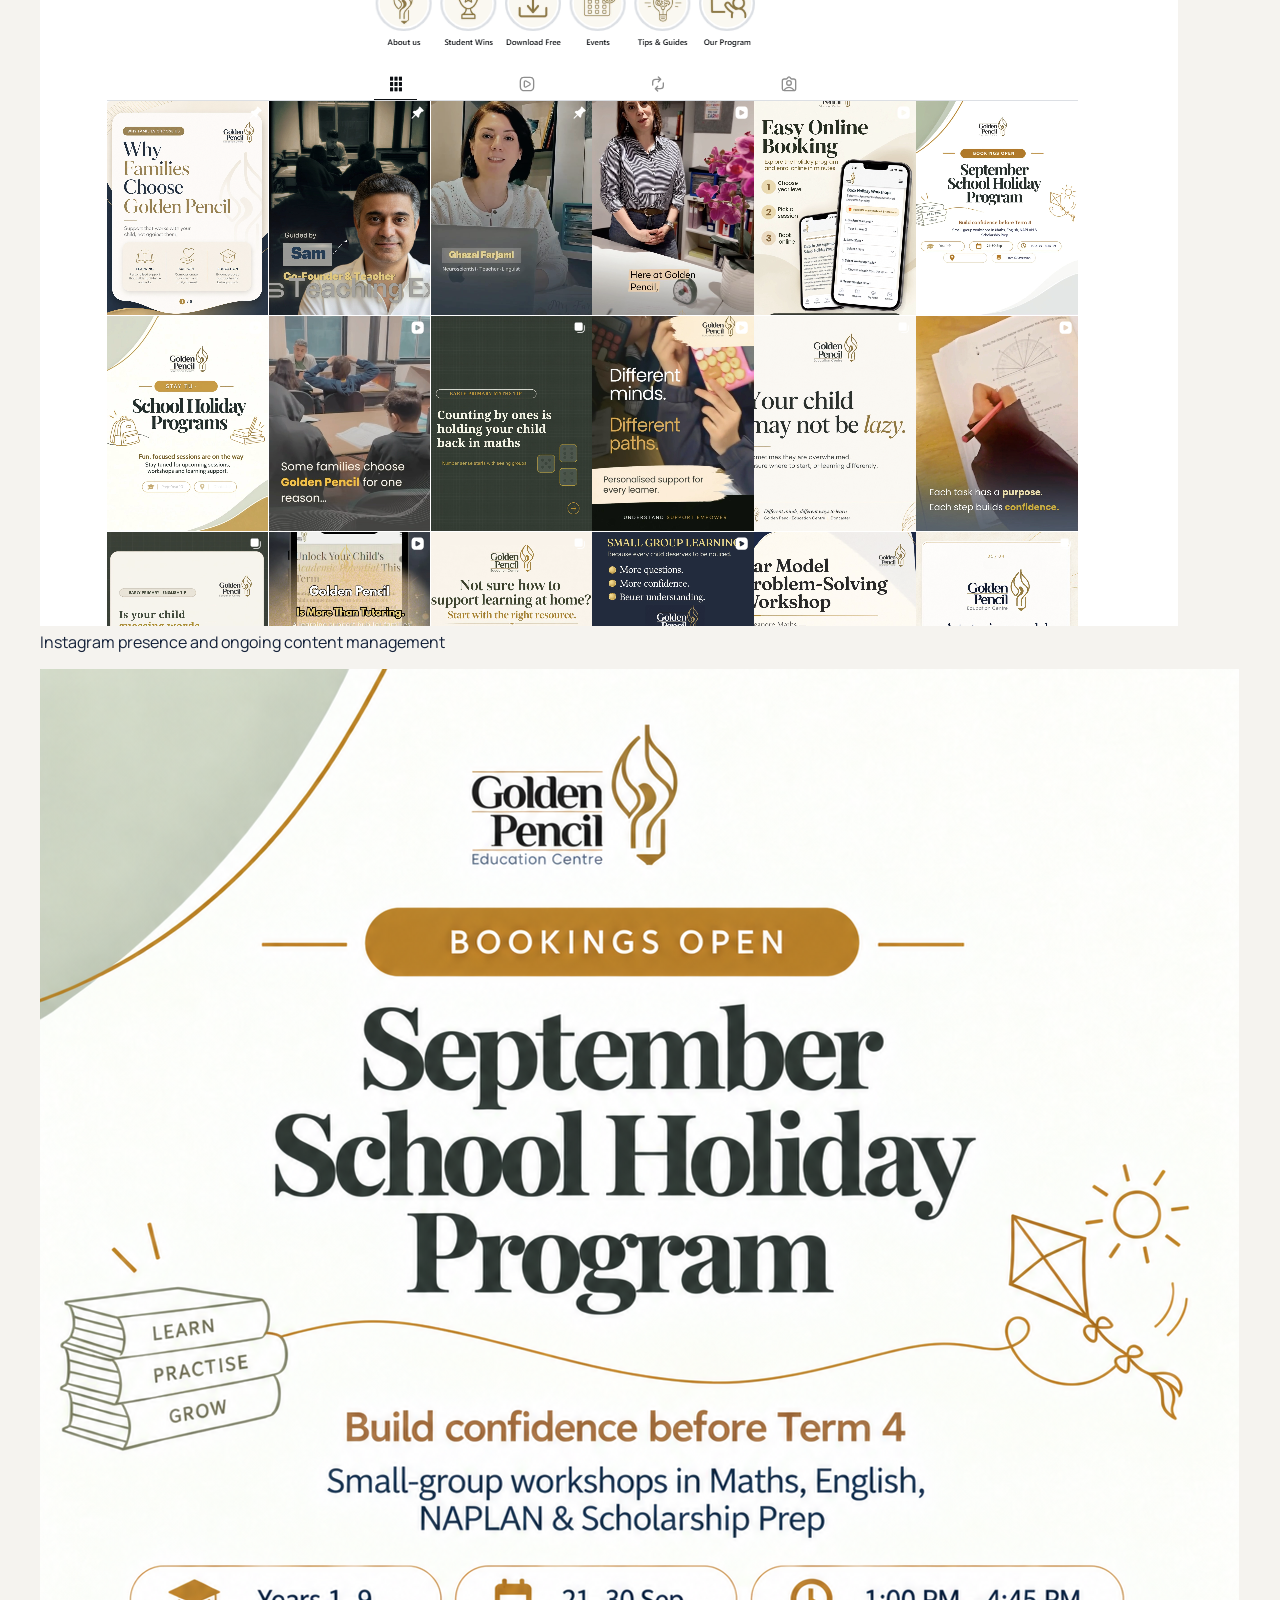
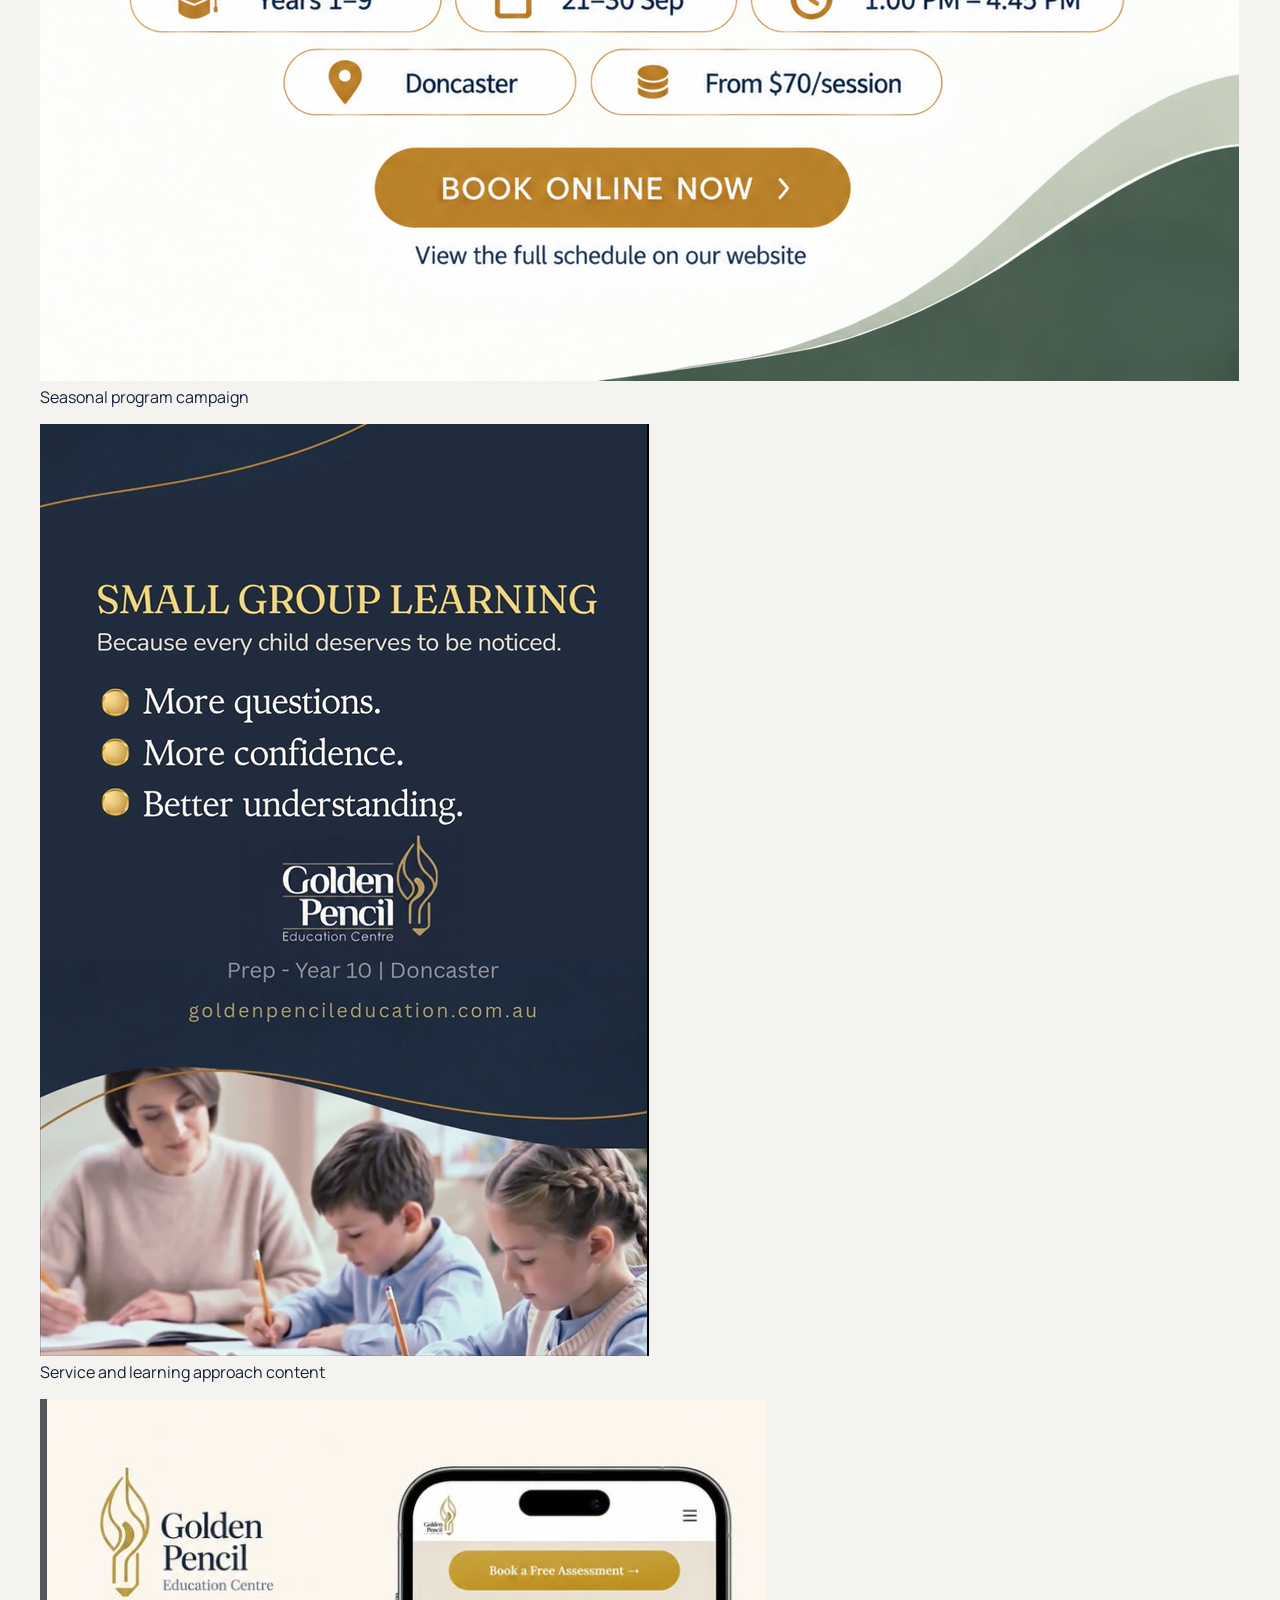
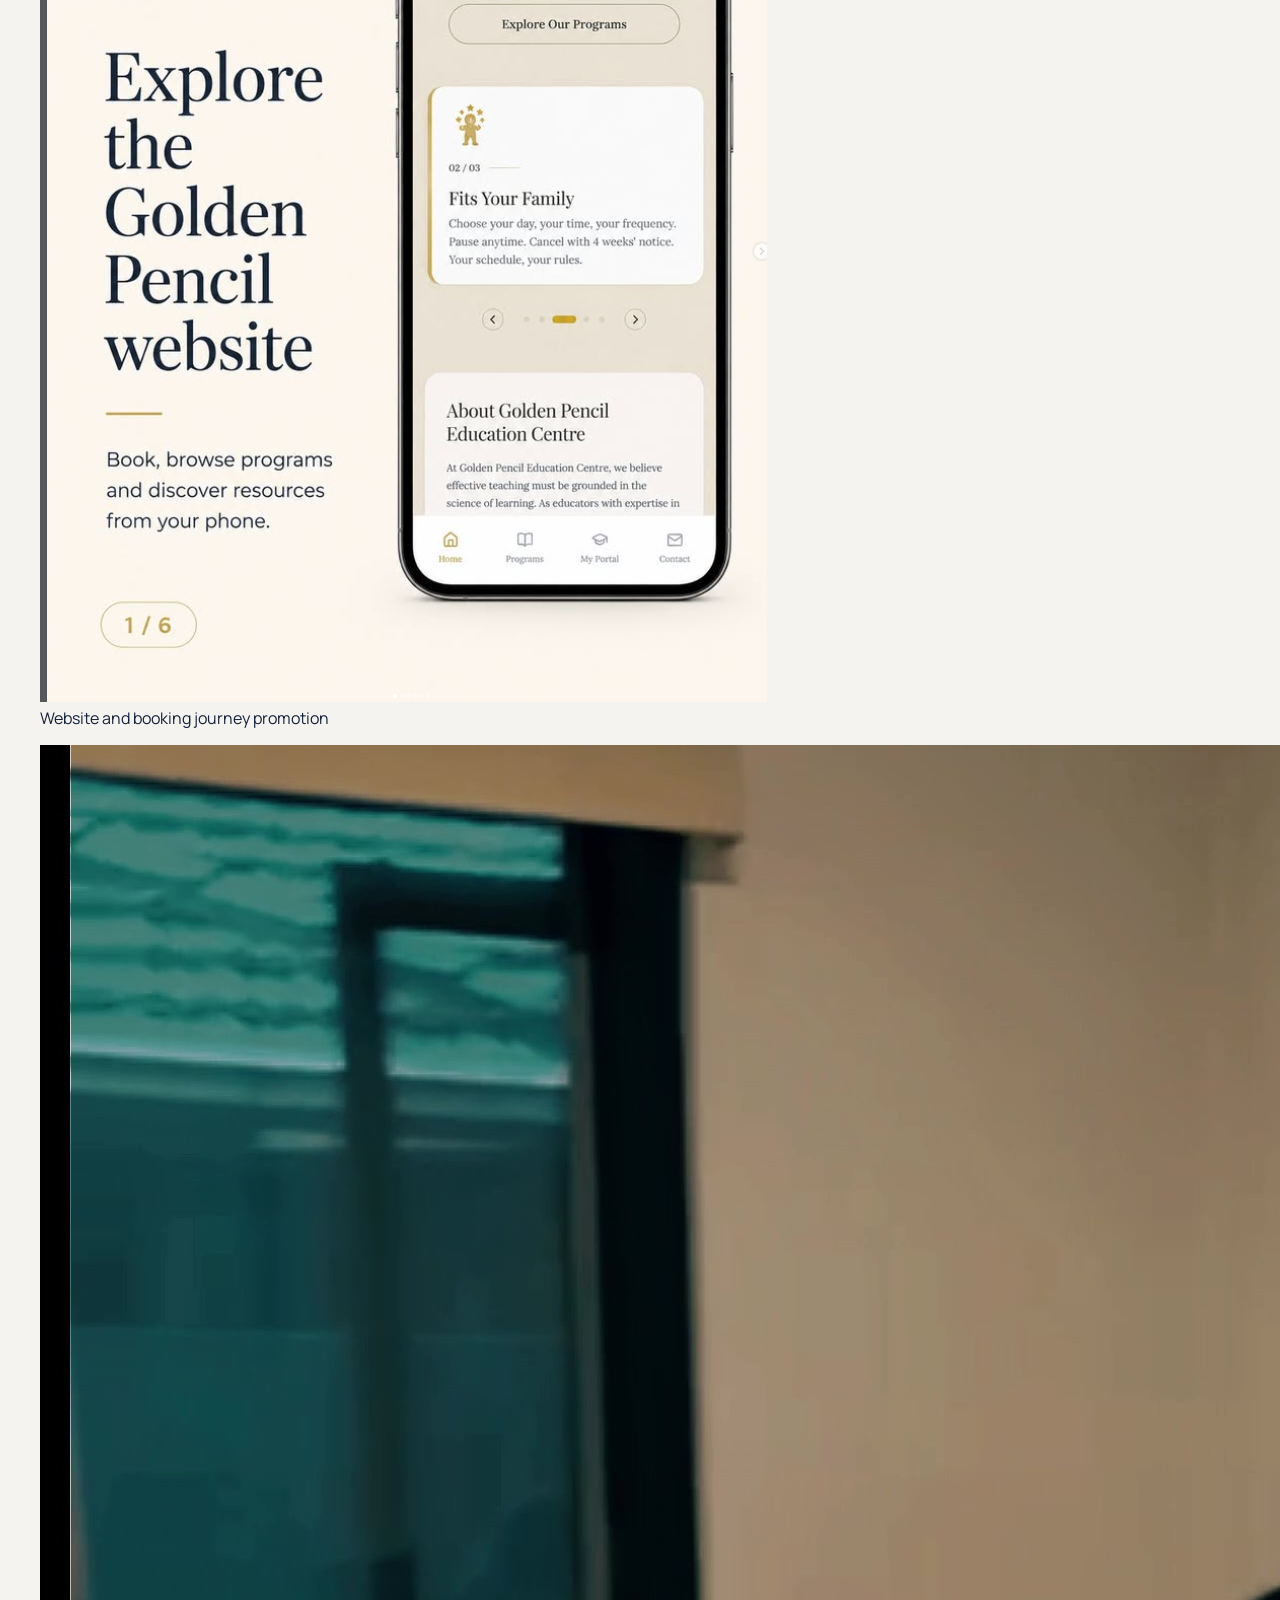
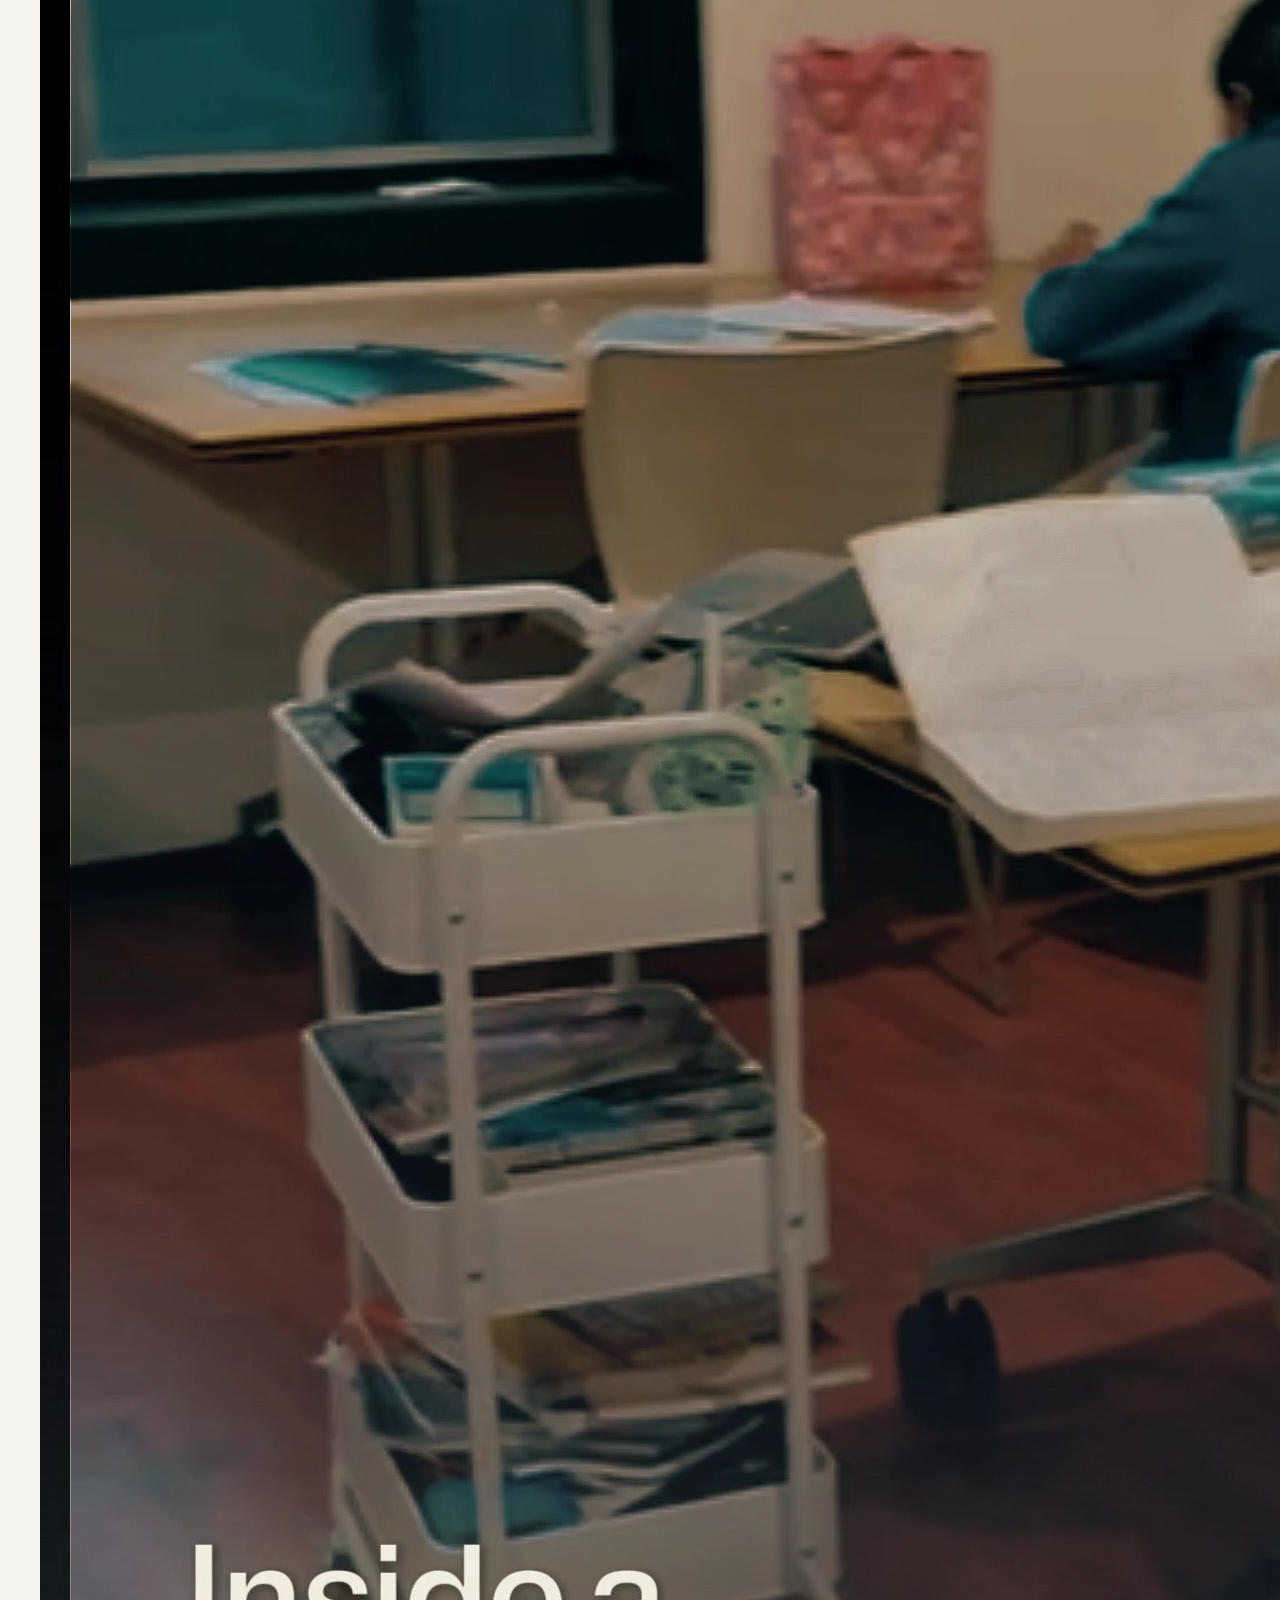
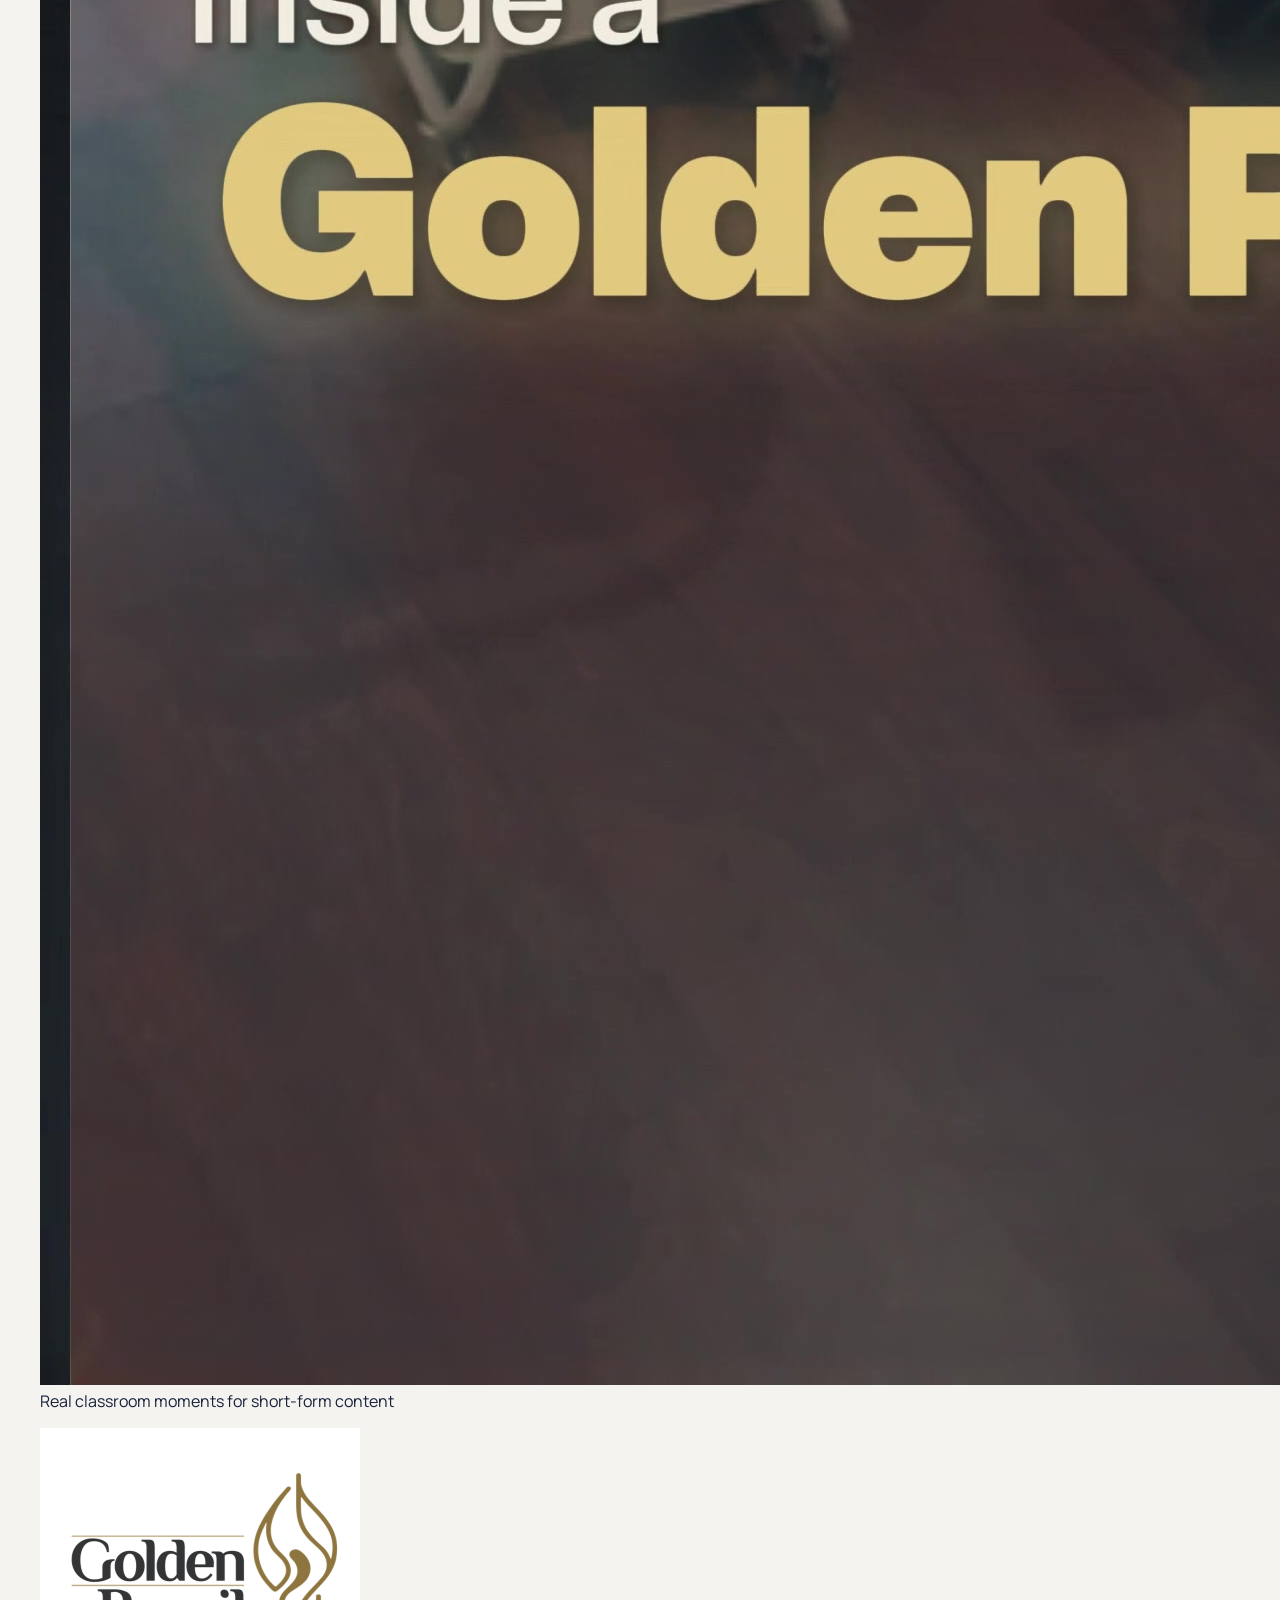
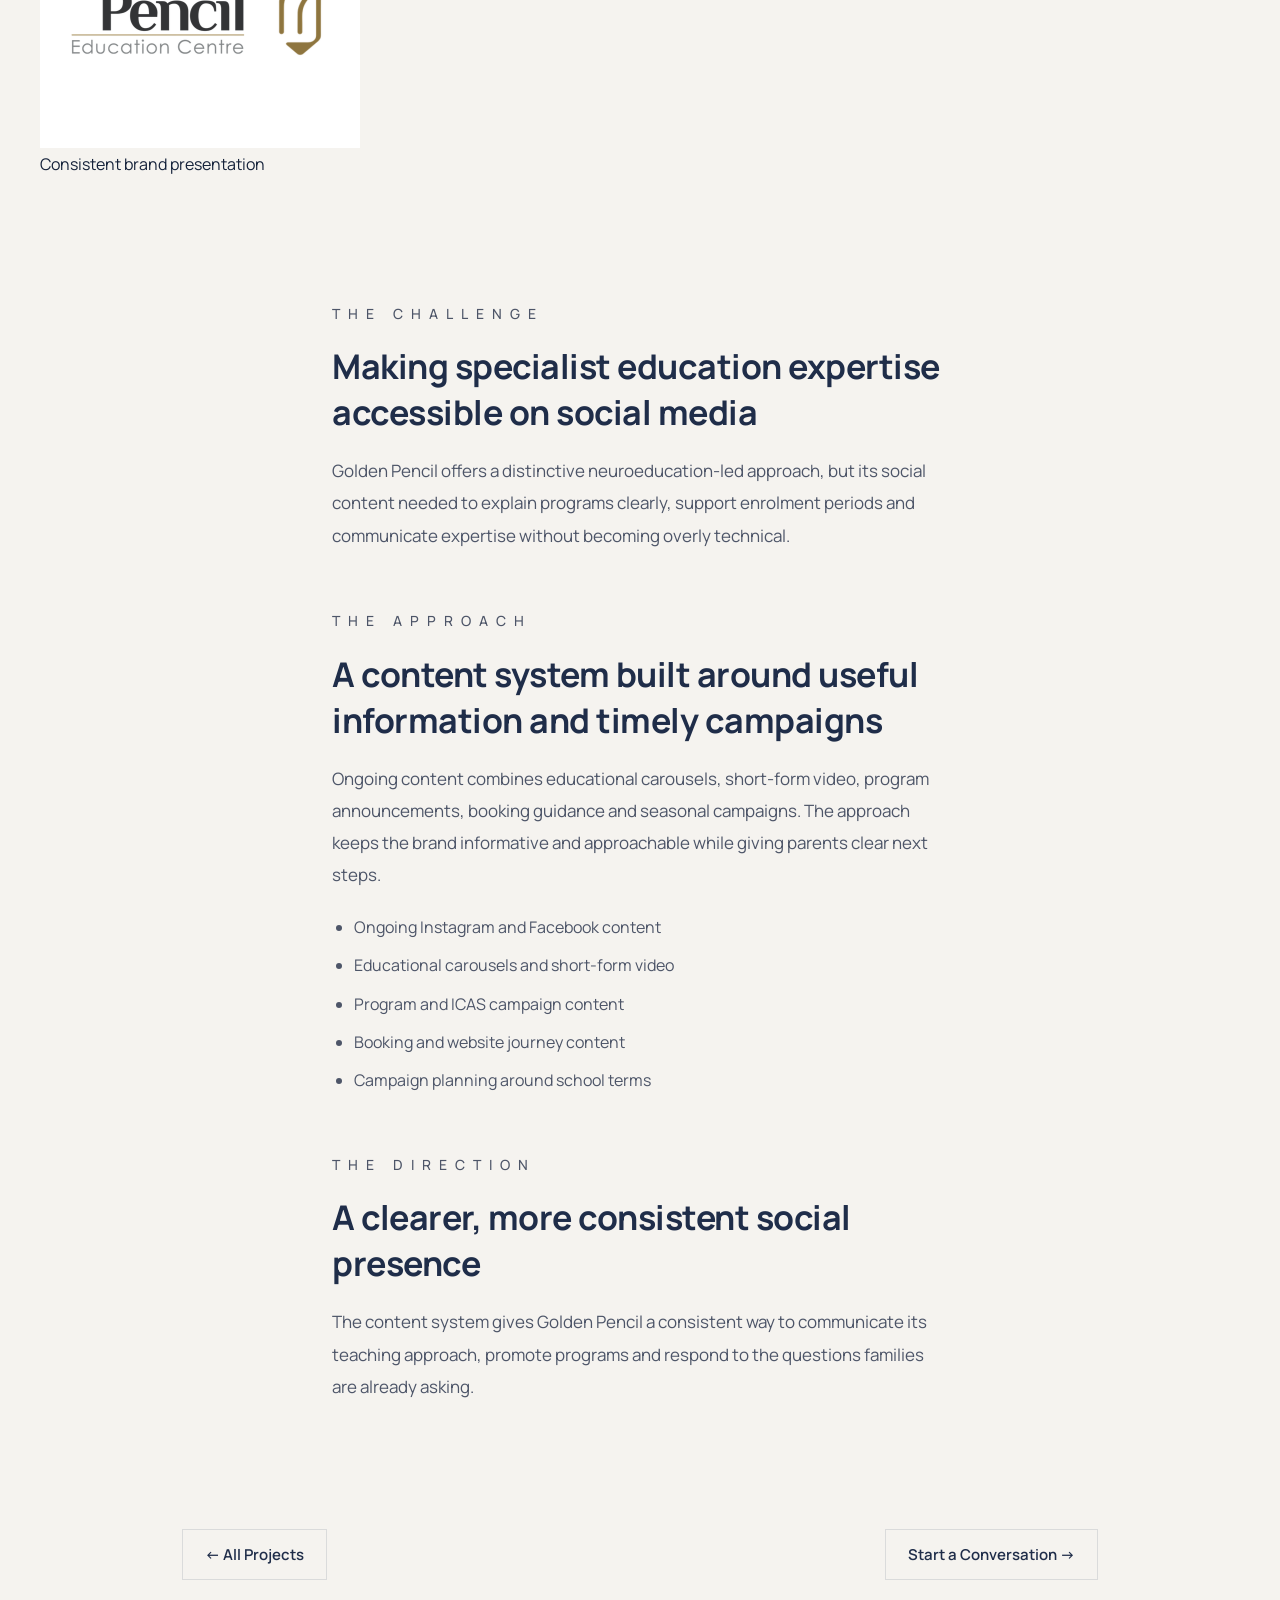
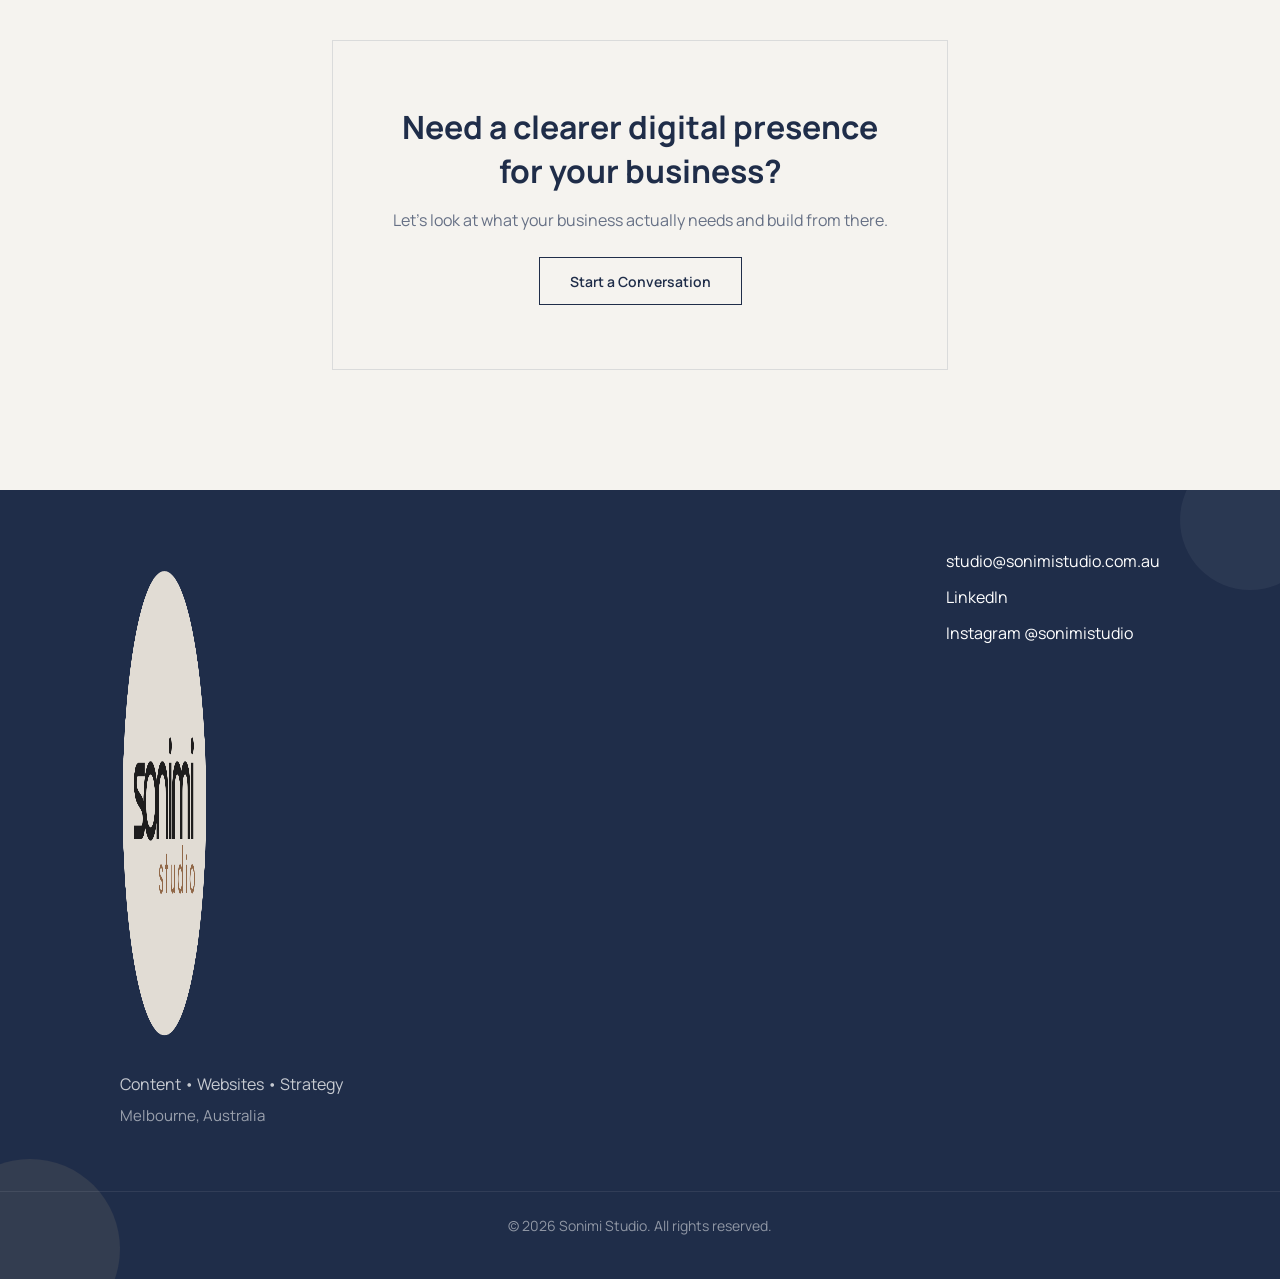
<file: golden-pencil.html>
<!DOCTYPE html>

<html lang="en">
<head>
<link href="./images/sonimi-logo.png" rel="icon" type="image/png"/>
<meta charset="utf-8"/>
<meta content="width=device-width, initial-scale=1.0" name="viewport"/>
<title>Golden Pencil Social Media Case Study | SONIMI Studio</title>
<meta content="Ongoing social media management, Reels and campaign content for Golden Pencil Education, a tutoring business in Doncaster." name="description"/>
<link href="https://sonimistudio.com.au/golden-pencil.html" rel="canonical">
<meta content="index, follow, max-image-preview:large" name="robots"/>
<link href="https://fonts.googleapis.com" rel="preconnect"/>
<link crossorigin="" href="https://fonts.gstatic.com" rel="preconnect"/>
<link href="https://fonts.googleapis.com/css2?family=Manrope:wght@400;500;600;700;800&amp;family=Playfair+Display:wght@500;600&amp;display=swap" rel="stylesheet"/>
<link href="styles.css" rel="stylesheet">
</link></link><meta content="Sonia Samimi" name="author"/><meta content="article" property="og:type"/><meta content="Golden Pencil Social Media Case Study | SONIMI Studio" property="og:title"/><meta content="Ongoing social media management, Reels and campaign content for Golden Pencil Education, a tutoring business in Doncaster." property="og:description"/><meta content="https://sonimistudio.com.au/golden-pencil.html" property="og:url"/><meta content="https://sonimistudio.com.au/images/portfolio/golden-pencil-social-media-management-doncaster.png" property="og:image"/><meta content="Sonimi Studio" property="og:site_name"/><meta content="en_AU" property="og:locale"/><meta content="summary_large_image" name="twitter:card"/><meta content="Golden Pencil Social Media Case Study | SONIMI Studio" name="twitter:title"/><meta content="Ongoing social media management, Reels and campaign content for Golden Pencil Education, a tutoring business in Doncaster." name="twitter:description"/><meta content="https://sonimistudio.com.au/images/portfolio/golden-pencil-social-media-management-doncaster.png" name="twitter:image"/><script type="application/ld+json">
{
  "@context": "https://schema.org",
  "@type": "BreadcrumbList",
  "itemListElement": [
    {
      "@type": "ListItem",
      "position": 1,
      "name": "Home",
      "item": "https://sonimistudio.com.au/"
    },
    {
      "@type": "ListItem",
      "position": 2,
      "name": "Selected Work",
      "item": "https://sonimistudio.com.au/#work"
    },
    {
      "@type": "ListItem",
      "position": 3,
      "name": "Golden Pencil Education",
      "item": "https://sonimistudio.com.au/golden-pencil.html"
    }
  ]
}
</script><script type="application/ld+json">
{
  "@context": "https://schema.org",
  "@type": "CreativeWork",
  "name": "Golden Pencil Education Case Study",
  "url": "https://sonimistudio.com.au/golden-pencil.html",
  "image": "https://sonimistudio.com.au/images/portfolio/golden-pencil-social-media-management-doncaster.png",
  "description": "Ongoing social media management, Reels and campaign content for Golden Pencil Education, a tutoring business in Doncaster.",
  "creator": {
    "@id": "https://sonimistudio.com.au/#organization"
  },
  "inLanguage": "en-AU"
}
</script></head>
<body>
<header class="site-header"><a class="brand" href="./index.html#home"><img alt="SONIMI Studio Logo" decoding="async" height="500" loading="lazy" src="./images/sonimi-logo.png" width="500"/></a><button aria-label="Open menu" class="menu-toggle">☰</button><nav class="nav"><a href="./index.html#home">Home</a><a class="active" href="./index.html#work">Work</a><a href="./index.html#services">Services</a><a href="./index.html#about">About</a><a href="./index.html#contact">Contact</a></nav></header>
<main>
<section class="case-hero"><a class="case-breadcrumb" href="./index.html#work">← Back to Portfolio</a><p class="eyebrow">EDUCATION</p><h1>Golden Pencil Education</h1><p class="case-subtitle">Ongoing social media management for a Doncaster tutoring business, turning specialist educational expertise into clear, useful content for families.</p><div class="case-meta"><div><span>Client</span><p>Golden Pencil Education</p></div><div><span>Sector</span><p>Education &amp; Tutoring</p></div><div><span>Services</span><p>Social Media Management, Content, Campaign Promotion</p></div><div><span>Engagement</span><p>Ongoing Support</p></div></div></section>
<div class="case-image"><img alt="Golden Pencil Education social media management and content portfolio by Sonimi Studio" decoding="async" src="./images/portfolio/golden-pencil-social-media-management-doncaster.png" width="1536" height="1024"/></div>
<section class="case-showcase" aria-label="Golden Pencil selected project work">
  <div class="case-showcase-heading"><p class="eyebrow">SELECTED WORK</p><h2>Content designed around real parent questions and program moments</h2></div>
  <div class="case-showcase-grid">
    <figure class="case-showcase-item case-showcase-wide"><img src="./images/portfolio/golden-pencil-instagram-profile.png" alt="Golden Pencil Education Instagram profile showing a consistent social media content system" loading="lazy" decoding="async"><figcaption>Instagram presence and ongoing content management</figcaption></figure>
    <figure class="case-showcase-item"><img src="./images/portfolio/golden-pencil-school-holiday-program.png" alt="Golden Pencil September school holiday program social media campaign design" loading="lazy" decoding="async"><figcaption>Seasonal program campaign</figcaption></figure>
    <figure class="case-showcase-item"><img src="./images/portfolio/golden-pencil-small-group-learning.png" alt="Golden Pencil small group learning promotional social media content" loading="lazy" decoding="async"><figcaption>Service and learning approach content</figcaption></figure>
    <figure class="case-showcase-item case-showcase-wide"><img src="./images/portfolio/golden-pencil-website-mobile.png" alt="Golden Pencil website and online booking journey presented on a mobile phone" loading="lazy" decoding="async"><figcaption>Website and booking journey promotion</figcaption></figure>
    <figure class="case-showcase-item"><img src="./images/portfolio/golden-pencil-classroom.jpg" alt="Golden Pencil tutor teaching students in a classroom" loading="lazy" decoding="async"><figcaption>Real classroom moments for short-form content</figcaption></figure>
    <figure class="case-showcase-item"><img src="./images/portfolio/golden-pencil-logo.png" alt="Golden Pencil Education Centre logo" loading="lazy" decoding="async"><figcaption>Consistent brand presentation</figcaption></figure>
  </div>
</section>
<section class="case-body">
<div class="case-block"><p class="eyebrow">THE CHALLENGE</p><h2>Making specialist education expertise accessible on social media</h2><p>Golden Pencil offers a distinctive neuroeducation-led approach, but its social content needed to explain programs clearly, support enrolment periods and communicate expertise without becoming overly technical.</p></div>
<div class="case-block"><p class="eyebrow">THE APPROACH</p><h2>A content system built around useful information and timely campaigns</h2><p>Ongoing content combines educational carousels, short-form video, program announcements, booking guidance and seasonal campaigns. The approach keeps the brand informative and approachable while giving parents clear next steps.</p><ul><li>Ongoing Instagram and Facebook content</li><li>Educational carousels and short-form video</li><li>Program and ICAS campaign content</li><li>Booking and website journey content</li><li>Campaign planning around school terms</li></ul></div>
<div class="case-block"><p class="eyebrow">THE DIRECTION</p><h2>A clearer, more consistent social presence</h2><p>The content system gives Golden Pencil a consistent way to communicate its teaching approach, promote programs and respond to the questions families are already asking.</p></div>
</section>
<div class="case-pagination"><a href="./index.html#work">← All Projects</a><a href="./index.html#contact">Start a Conversation →</a></div>
<div class="case-cta"><div class="case-cta-panel"><h3>Need a clearer digital presence for your business?</h3><p>Let’s look at what your business actually needs and build from there.</p><a class="btn btn-primary" href="./index.html#contact">Start a Conversation</a></div></div>
</main>
<footer class="site-footer"><div class="footer-container"><div class="footer-brand"><img alt="Sonimi Studio" class="footer-logo" height="500" src="./images/sonimi-logo.png" width="500"/><p class="footer-tagline">Content • Websites • Strategy</p><p class="footer-location">Melbourne, Australia</p></div><div class="footer-contact"><a href="mailto:studio@sonimistudio.com.au">studio@sonimistudio.com.au</a><a href="https://www.linkedin.com/in/sonia-samimi-bb554b28/" rel="noopener noreferrer" target="_blank">LinkedIn</a>
<a href="https://www.instagram.com/sonimistudio" rel="noopener noreferrer" target="_blank" aria-label="Sonimi Studio on Instagram">Instagram @sonimistudio</a></div></div><div class="footer-bottom"><p>© 2026 Sonimi Studio. All rights reserved.</p></div></footer>
<script src="script.js"></script>
</body></html>
</file>
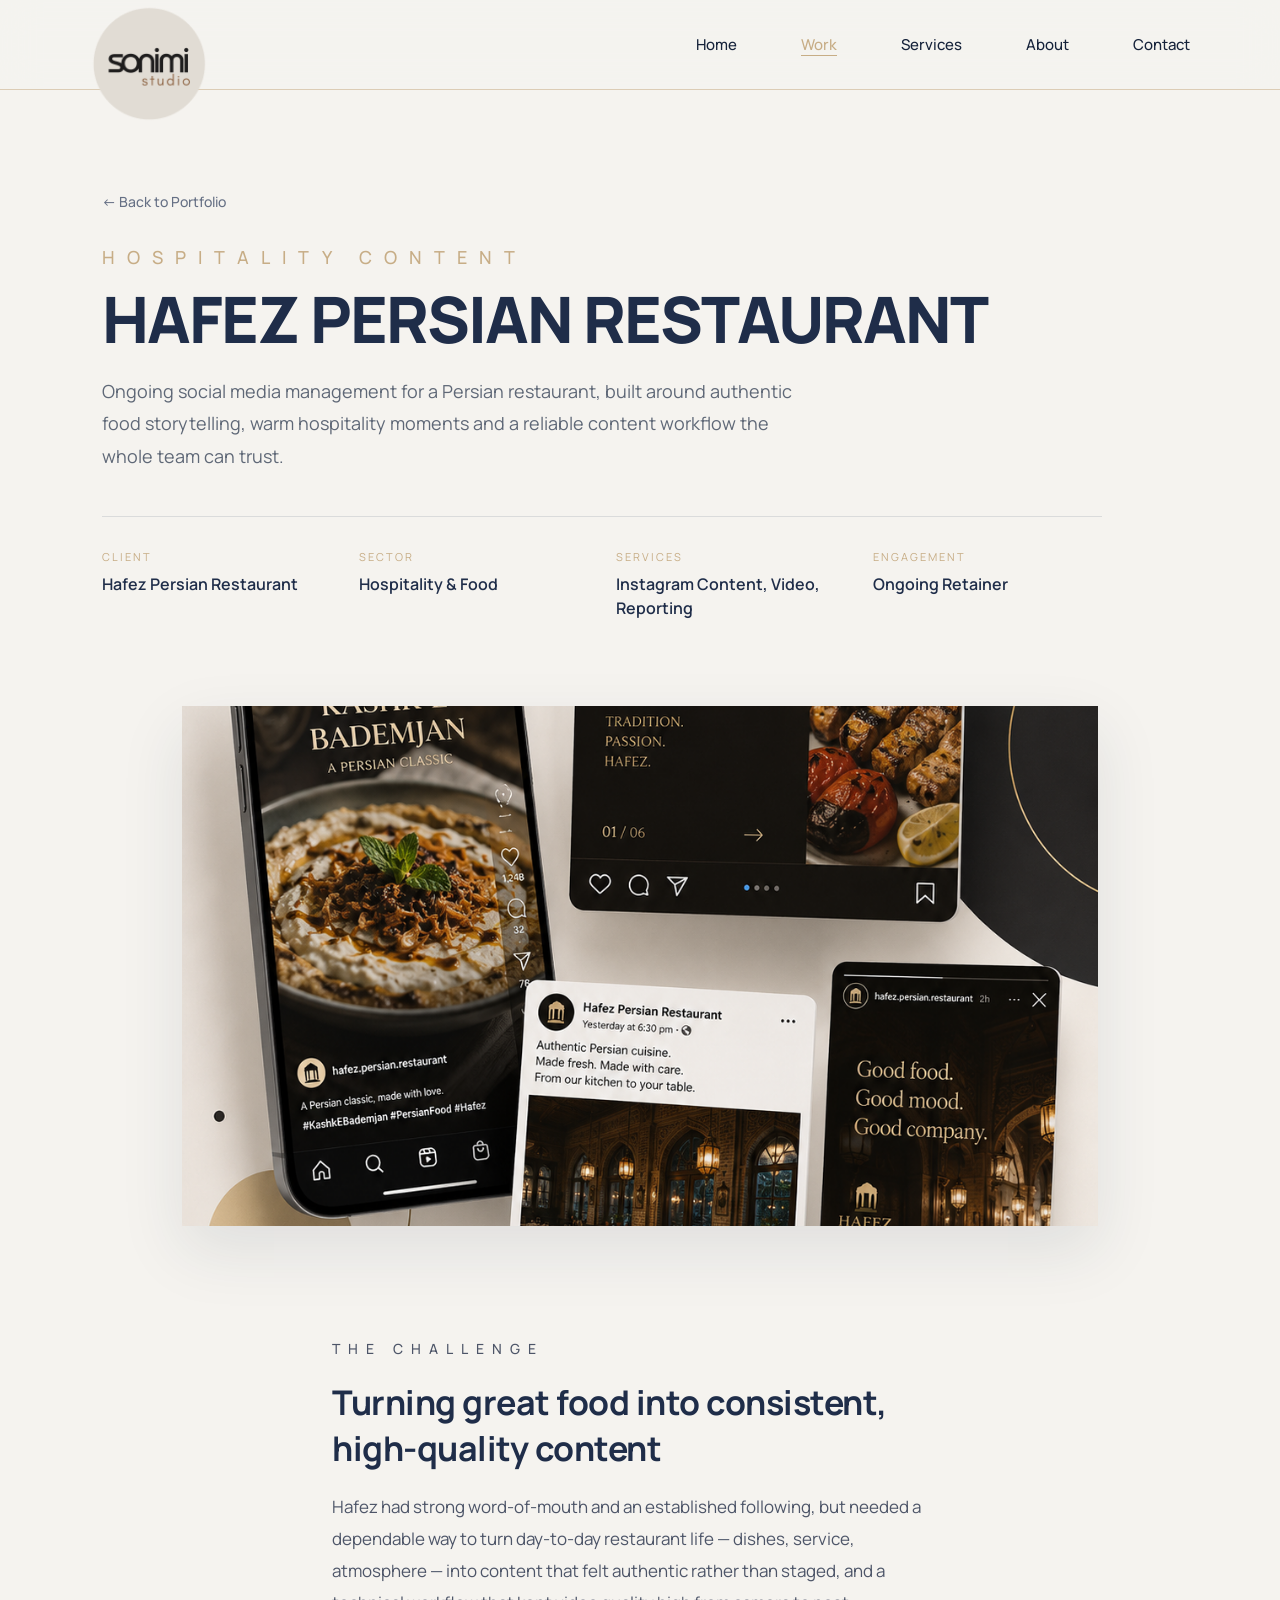
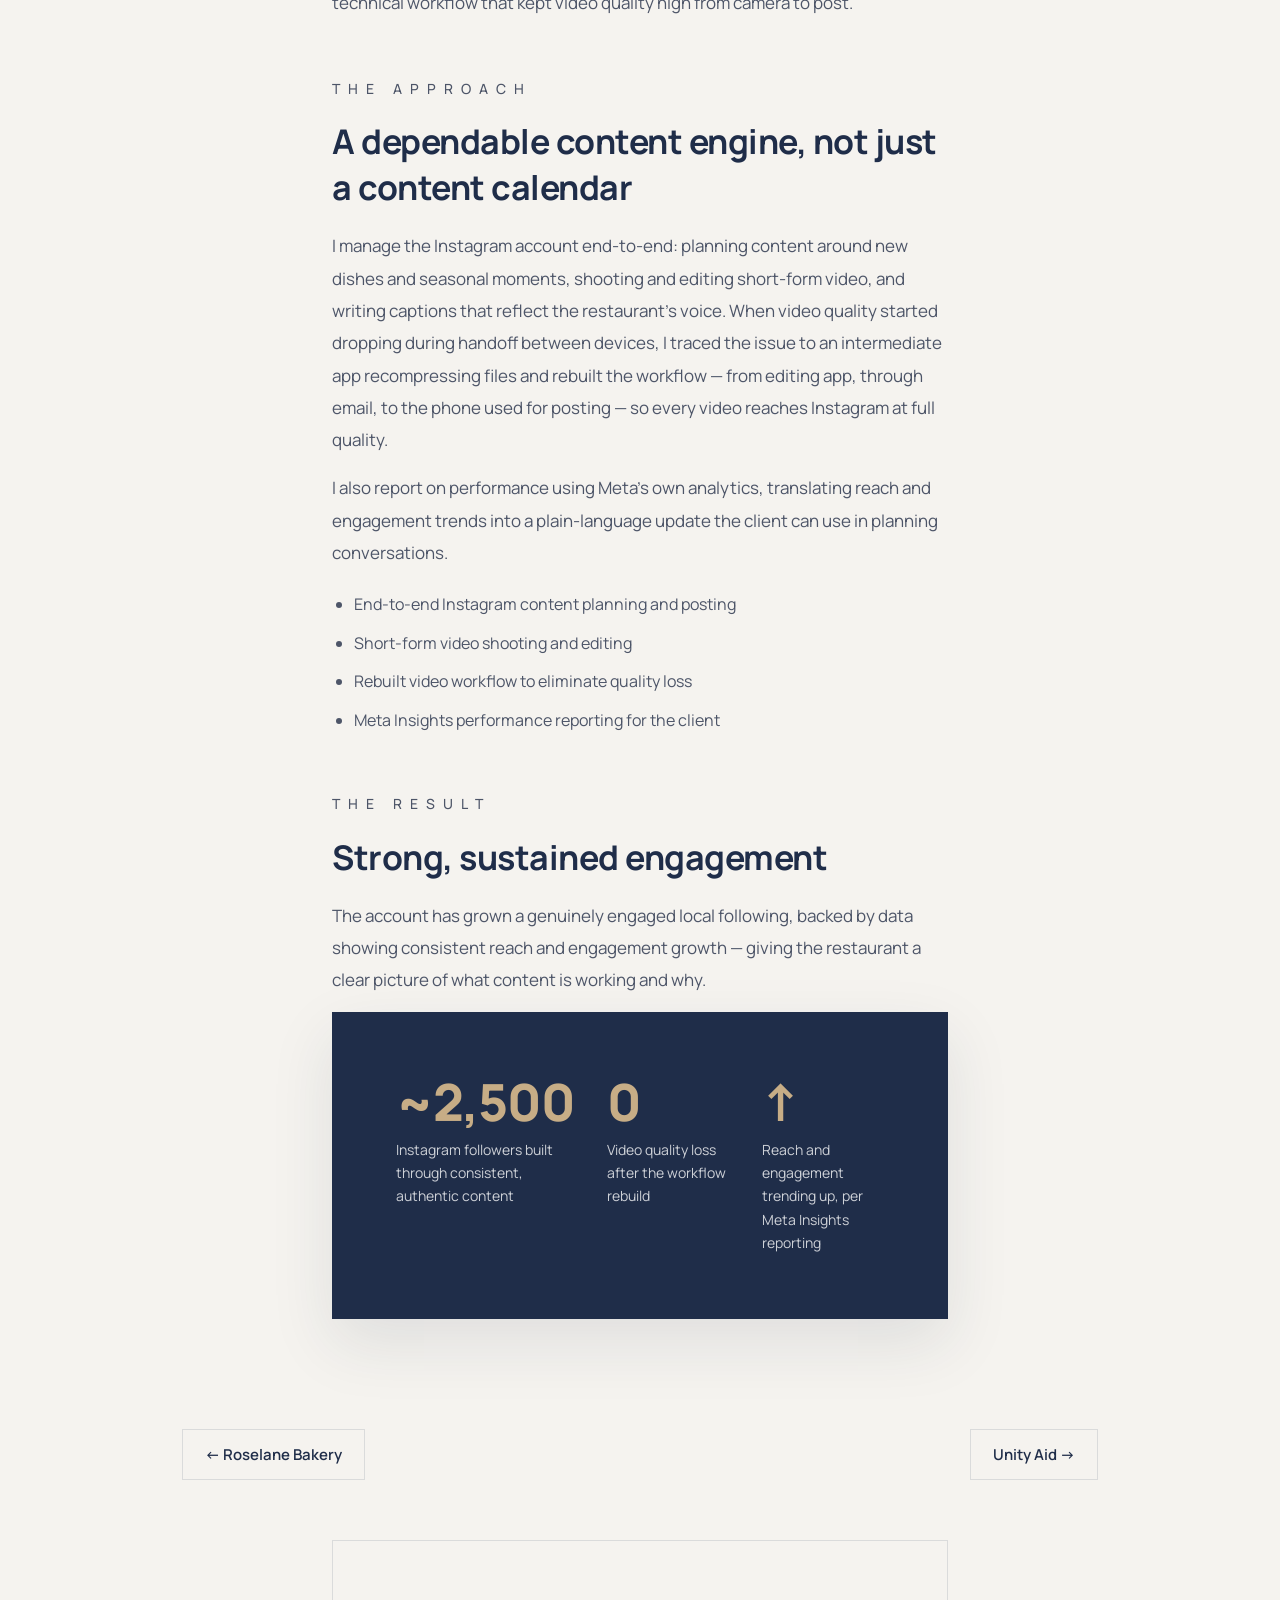
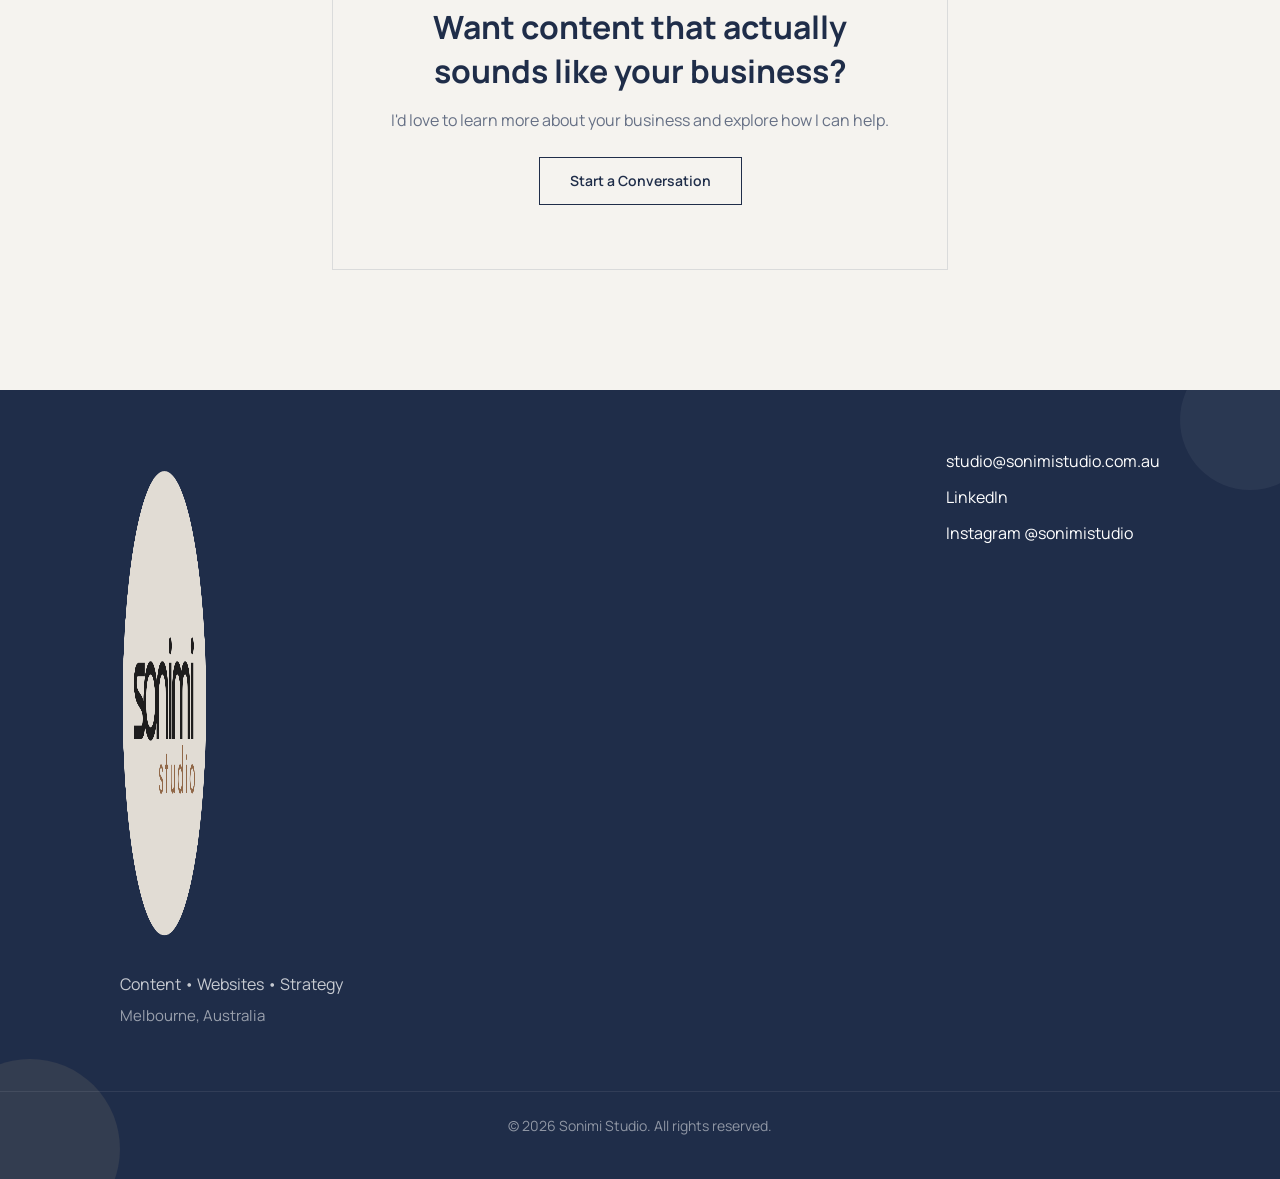
<file: hafez.html>
<!DOCTYPE html>

<html lang="en">
<head>
<link href="./images/sonimi-logo.png" rel="icon" type="image/png"/>
<meta charset="utf-8"/>
<meta content="width=device-width, initial-scale=1.0" name="viewport"/>
<title>Hafez Persian Restaurant Case Study | SONIMI Studio</title>
<meta content="Social media content, Reels and visual storytelling for Hafez Persian Restaurant in Richmond, Melbourne." name="description"/>
<link href="https://sonimistudio.com.au/hafez.html" rel="canonical">
<meta content="index, follow, max-image-preview:large" name="robots"/>
<link href="https://fonts.googleapis.com" rel="preconnect"/>
<link crossorigin="" href="https://fonts.gstatic.com" rel="preconnect"/>
<meta content="article" property="og:type"/>
<meta content="Hafez Persian Restaurant Case Study | SONIMI Studio" property="og:title"/>
<meta content="Social media content, Reels and visual storytelling for Hafez Persian Restaurant in Richmond, Melbourne." property="og:description"/>
<meta content="https://sonimistudio.com.au/hafez.html" property="og:url"/>
<meta content="https://sonimistudio.com.au/images/portfolio/hafez-persian-restaurant-social-media-melbourne.jpg" property="og:image"/>
<meta content="summary_large_image" name="twitter:card"/>
<link href="https://fonts.googleapis.com/css2?family=Manrope:wght@400;500;600;700;800&amp;family=Playfair+Display:wght@500;600&amp;display=swap" rel="stylesheet"/>
<link href="styles.css" rel="stylesheet">


</link></link><meta content="Sonia Samimi" name="author"/><meta content="Sonimi Studio" property="og:site_name"/><meta content="en_AU" property="og:locale"/><meta content="Hafez Persian Restaurant Case Study | SONIMI Studio" name="twitter:title"/><meta content="Social media content, Reels and visual storytelling for Hafez Persian Restaurant in Richmond, Melbourne." name="twitter:description"/><meta content="https://sonimistudio.com.au/images/portfolio/hafez-persian-restaurant-social-media-melbourne.jpg" name="twitter:image"/><script type="application/ld+json">
{
  "@context": "https://schema.org",
  "@type": "BreadcrumbList",
  "itemListElement": [
    {
      "@type": "ListItem",
      "position": 1,
      "name": "Home",
      "item": "https://sonimistudio.com.au/"
    },
    {
      "@type": "ListItem",
      "position": 2,
      "name": "Selected Work",
      "item": "https://sonimistudio.com.au/#work"
    },
    {
      "@type": "ListItem",
      "position": 3,
      "name": "Hafez Persian Restaurant",
      "item": "https://sonimistudio.com.au/hafez.html"
    }
  ]
}
</script><script type="application/ld+json">
{
  "@context": "https://schema.org",
  "@type": "CreativeWork",
  "name": "Hafez Persian Restaurant Case Study",
  "url": "https://sonimistudio.com.au/hafez.html",
  "image": "https://sonimistudio.com.au/images/portfolio/hafez-persian-restaurant-social-media-melbourne.jpg",
  "description": "Social media content, Reels and visual storytelling for Hafez Persian Restaurant in Richmond, Melbourne.",
  "creator": {
    "@id": "https://sonimistudio.com.au/#organization"
  },
  "inLanguage": "en-AU"
}
</script></head>
<body>
<header class="site-header">
<a class="brand" href="./index.html#home">
<img alt="SONIMI Studio Logo" decoding="async" height="500" loading="lazy" src="./images/sonimi-logo.png" width="500"/>
</a>
<button aria-label="Open menu" class="menu-toggle">☰</button>
<nav class="nav">
<a href="./index.html#home">Home</a>
<a class="active" href="./index.html#work">Work</a>
<a href="./index.html#services">Services</a>
<a href="./index.html#about">About</a>
<a href="./index.html#contact">Contact</a>
</nav>
</header>
<main>
<section class="case-hero">
<a class="case-breadcrumb" href="./index.html#work">← Back to Portfolio</a>
<p class="eyebrow">HOSPITALITY CONTENT</p>
<h1>Hafez Persian Restaurant</h1>
<p class="case-subtitle">
        Ongoing social media management for a Persian restaurant, built around
        authentic food storytelling, warm hospitality moments and a reliable
        content workflow the whole team can trust.
      </p>
<div class="case-meta">
<div>
<span>Client</span>
<p>Hafez Persian Restaurant</p>
</div>
<div>
<span>Sector</span>
<p>Hospitality &amp; Food</p>
</div>
<div>
<span>Services</span>
<p>Instagram Content, Video, Reporting</p>
</div>
<div>
<span>Engagement</span>
<p>Ongoing Retainer</p>
</div>
</div>
</section>
<div class="case-image">
<img alt="Hafez Persian Restaurant social media content" decoding="async" height="1448" loading="lazy" src="./images/portfolio/hafez-persian-restaurant-social-media-melbourne.jpg" width="1086"/>
</div>
<section class="case-body">
<div class="case-block">
<p class="eyebrow">THE CHALLENGE</p>
<h2>Turning great food into consistent, high-quality content</h2>
<p>
          Hafez had strong word-of-mouth and an established following, but needed
          a dependable way to turn day-to-day restaurant life — dishes, service,
          atmosphere — into content that felt authentic rather than staged, and a
          technical workflow that kept video quality high from camera to post.
        </p>
</div>
<div class="case-block">
<p class="eyebrow">THE APPROACH</p>
<h2>A dependable content engine, not just a content calendar</h2>
<p>
          I manage the Instagram account end-to-end: planning content around new
          dishes and seasonal moments, shooting and editing short-form video, and
          writing captions that reflect the restaurant's voice. When video quality
          started dropping during handoff between devices, I traced the issue to
          an intermediate app recompressing files and rebuilt the workflow — from
          editing app, through email, to the phone used for posting — so every
          video reaches Instagram at full quality.
        </p>
<p>
          I also report on performance using Meta's own analytics, translating
          reach and engagement trends into a plain-language update the client can
          use in planning conversations.
        </p>
<ul>
<li>End-to-end Instagram content planning and posting</li>
<li>Short-form video shooting and editing</li>
<li>Rebuilt video workflow to eliminate quality loss</li>
<li>Meta Insights performance reporting for the client</li>
</ul>
</div>
<div class="case-block">
<p class="eyebrow">THE RESULT</p>
<h2>Strong, sustained engagement</h2>
<p>
          The account has grown a genuinely engaged local following, backed by
          data showing consistent reach and engagement growth — giving the
          restaurant a clear picture of what content is working and why.
        </p>
<div class="results-panel">
<div class="results-stat">
<span class="num">~2,500</span>
<span class="label">Instagram followers built through consistent, authentic content</span>
</div>
<div class="results-stat">
<span class="num">0</span>
<span class="label">Video quality loss after the workflow rebuild</span>
</div>
<div class="results-stat">
<span class="num">↑</span>
<span class="label">Reach and engagement trending up, per Meta Insights reporting</span>
</div>
</div>
</div>
</section>
<div class="case-pagination">
<a href="./roselane.html">← Roselane Bakery</a>
<a href="./unity-aid.html">Unity Aid →</a>
</div>
<div class="case-cta">
<div class="case-cta-panel">
<h3>Want content that actually sounds like your business?</h3>
<p>I'd love to learn more about your business and explore how I can help.</p>
<a class="btn btn-primary" href="./index.html#contact">Start a Conversation</a>
</div>
</div>
</main>
<footer class="site-footer">
<div class="footer-container">
<div class="footer-brand">
<img alt="Sonimi Studio" class="footer-logo" height="500" src="./images/sonimi-logo.png" width="500"/>
<p class="footer-tagline">Content • Websites • Strategy</p>
<p class="footer-location">Melbourne, Australia</p>
</div>
<div class="footer-contact">
<a href="mailto:studio@sonimistudio.com.au">studio@sonimistudio.com.au</a>
<a href="https://www.linkedin.com/in/sonia-samimi-bb554b28/" rel="noopener noreferrer" target="_blank">LinkedIn</a>
<a href="https://www.instagram.com/sonimistudio" rel="noopener noreferrer" target="_blank" aria-label="Sonimi Studio on Instagram">Instagram @sonimistudio</a>
</div>
</div>
<div class="footer-bottom">
<p>© 2026 Sonimi Studio. All rights reserved.</p>
</div>
</footer>
<script src="script.js"></script>
</body>
</html>
</file>
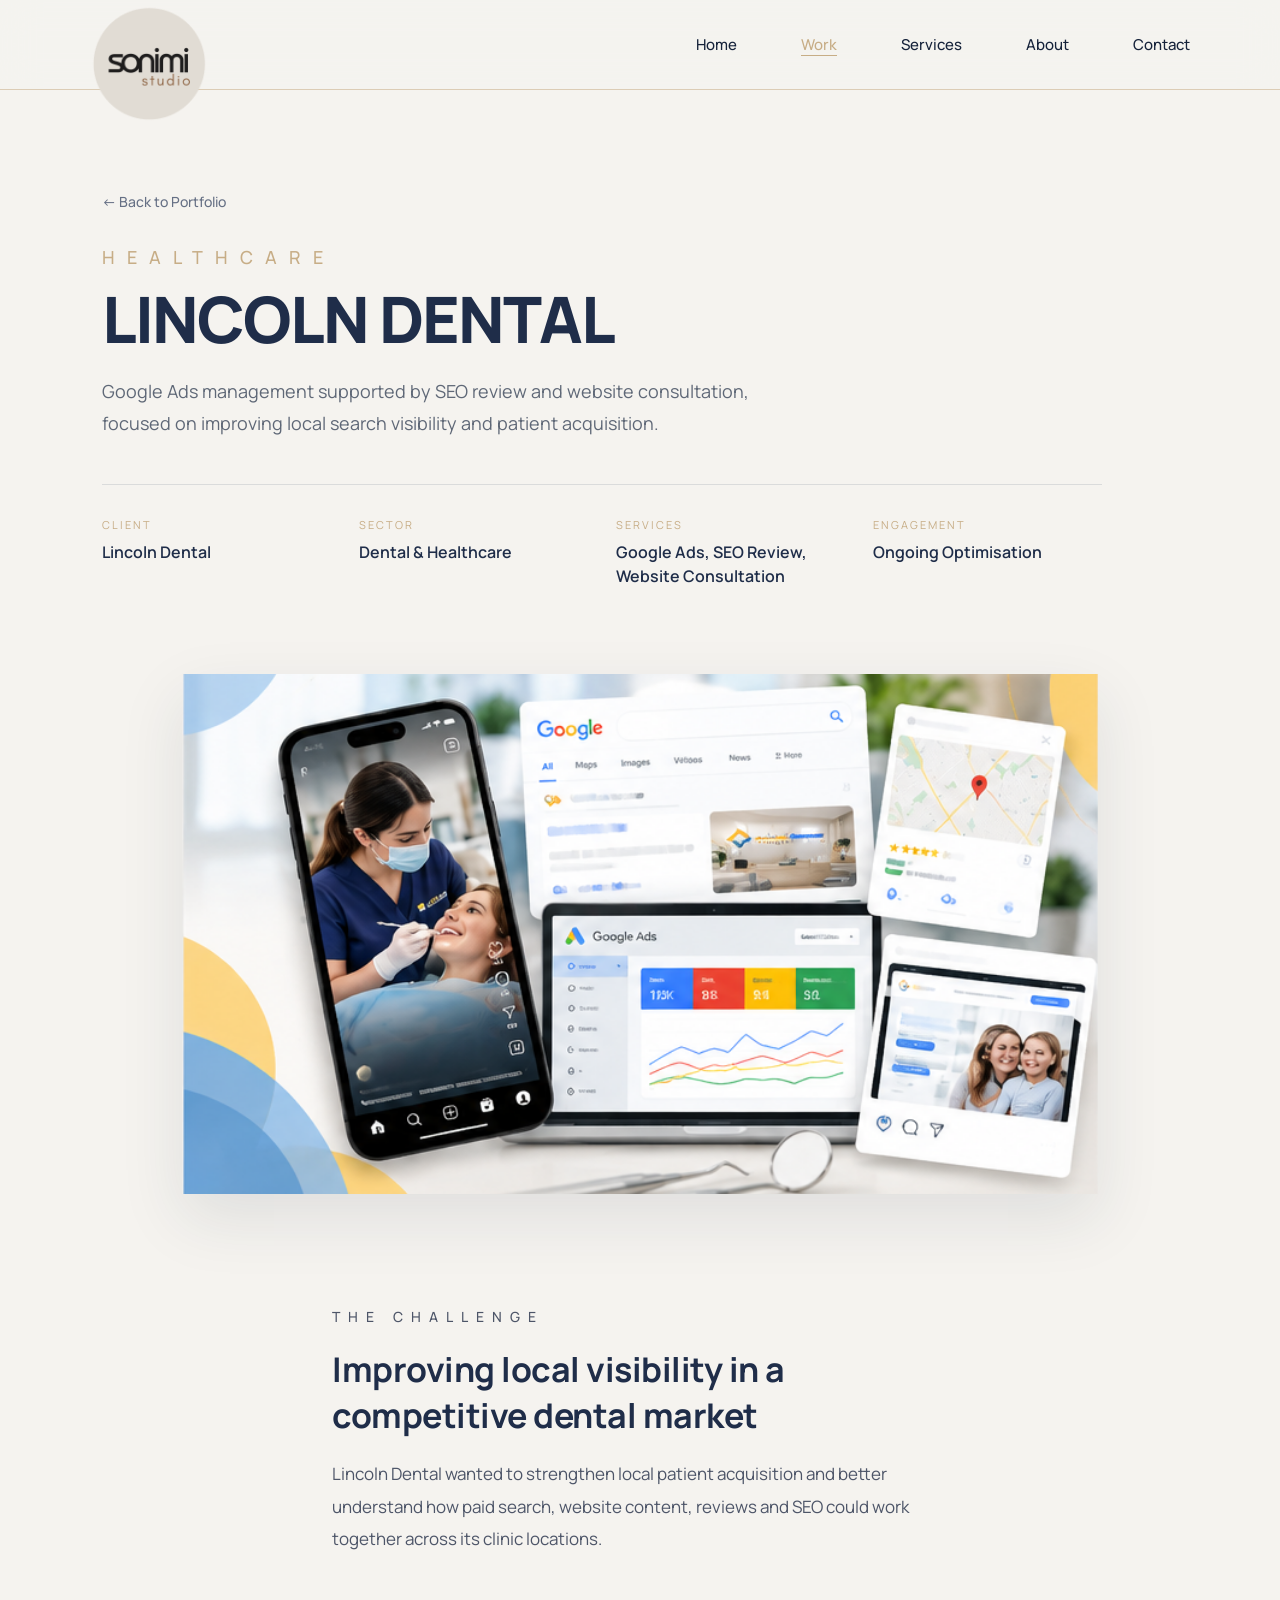
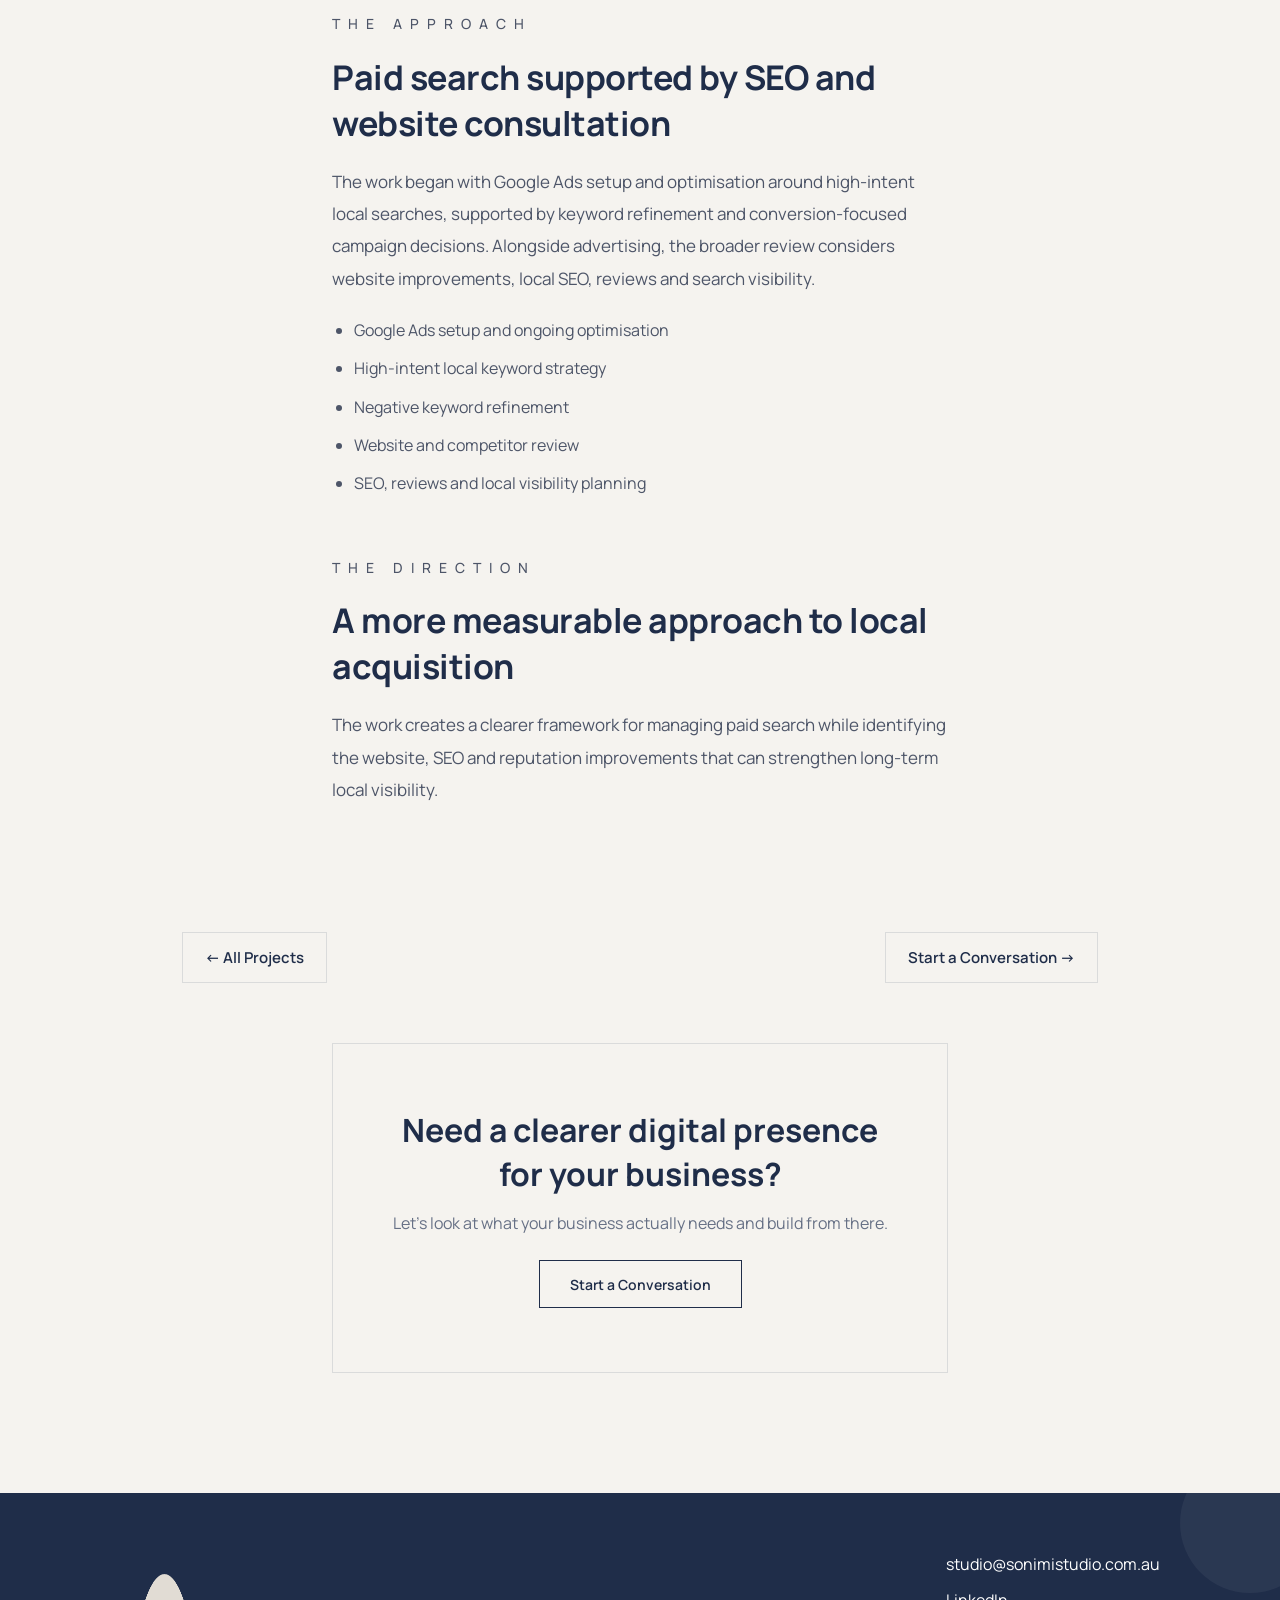
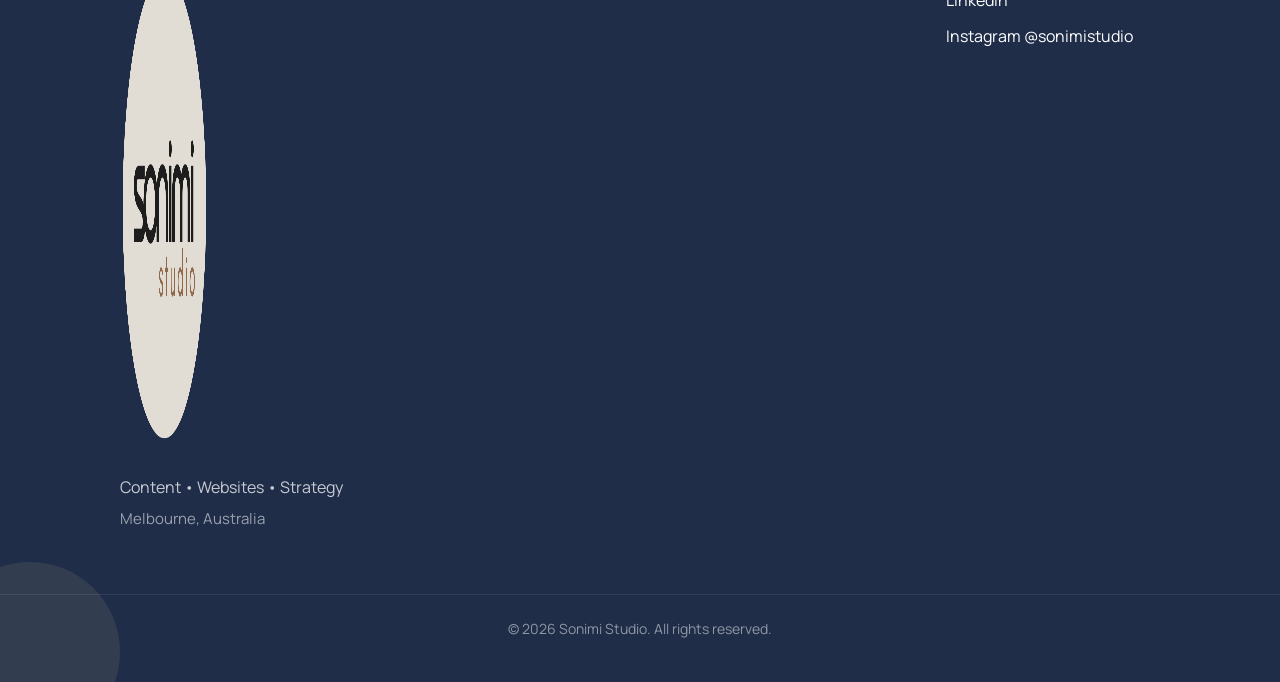
<file: lincoln-dental.html>
<!DOCTYPE html>

<html lang="en">
<head>
<link href="./images/sonimi-logo.png" rel="icon" type="image/png"/>
<meta charset="utf-8"/>
<meta content="width=device-width, initial-scale=1.0" name="viewport"/>
<title>Lincoln Dental Google Ads &amp; SEO Case Study | SONIMI Studio</title>
<meta content="Google Ads management, SEO review and website consultation for Lincoln Dental in Bulleen and Forest Hill, Melbourne." name="description"/>
<link href="https://sonimistudio.com.au/lincoln-dental.html" rel="canonical">
<meta content="index, follow, max-image-preview:large" name="robots"/>
<link href="https://fonts.googleapis.com" rel="preconnect"/>
<link crossorigin="" href="https://fonts.gstatic.com" rel="preconnect"/>
<link href="https://fonts.googleapis.com/css2?family=Manrope:wght@400;500;600;700;800&amp;family=Playfair+Display:wght@500;600&amp;display=swap" rel="stylesheet"/>
<link href="styles.css" rel="stylesheet">
</link></link><meta content="Sonia Samimi" name="author"/><meta content="article" property="og:type"/><meta content="Lincoln Dental Google Ads &amp; SEO Case Study | SONIMI Studio" property="og:title"/><meta content="Google Ads management, SEO review and website consultation for Lincoln Dental in Bulleen and Forest Hill, Melbourne." property="og:description"/><meta content="https://sonimistudio.com.au/lincoln-dental.html" property="og:url"/><meta content="https://sonimistudio.com.au/images/portfolio/lincoln-dental-google-ads-seo-consulting-melbourne.png" property="og:image"/><meta content="Sonimi Studio" property="og:site_name"/><meta content="en_AU" property="og:locale"/><meta content="summary_large_image" name="twitter:card"/><meta content="Lincoln Dental Google Ads &amp; SEO Case Study | SONIMI Studio" name="twitter:title"/><meta content="Google Ads management, SEO review and website consultation for Lincoln Dental in Bulleen and Forest Hill, Melbourne." name="twitter:description"/><meta content="https://sonimistudio.com.au/images/portfolio/lincoln-dental-google-ads-seo-consulting-melbourne.png" name="twitter:image"/><script type="application/ld+json">
{
  "@context": "https://schema.org",
  "@type": "BreadcrumbList",
  "itemListElement": [
    {
      "@type": "ListItem",
      "position": 1,
      "name": "Home",
      "item": "https://sonimistudio.com.au/"
    },
    {
      "@type": "ListItem",
      "position": 2,
      "name": "Selected Work",
      "item": "https://sonimistudio.com.au/#work"
    },
    {
      "@type": "ListItem",
      "position": 3,
      "name": "Lincoln Dental",
      "item": "https://sonimistudio.com.au/lincoln-dental.html"
    }
  ]
}
</script><script type="application/ld+json">
{
  "@context": "https://schema.org",
  "@type": "CreativeWork",
  "name": "Lincoln Dental Case Study",
  "url": "https://sonimistudio.com.au/lincoln-dental.html",
  "image": "https://sonimistudio.com.au/images/portfolio/lincoln-dental-google-ads-seo-consulting-melbourne.png",
  "description": "Google Ads management, SEO review and website consultation for Lincoln Dental in Bulleen and Forest Hill, Melbourne.",
  "creator": {
    "@id": "https://sonimistudio.com.au/#organization"
  },
  "inLanguage": "en-AU"
}
</script></head>
<body>
<header class="site-header"><a class="brand" href="./index.html#home"><img alt="SONIMI Studio Logo" decoding="async" height="500" loading="lazy" src="./images/sonimi-logo.png" width="500"/></a><button aria-label="Open menu" class="menu-toggle">☰</button><nav class="nav"><a href="./index.html#home">Home</a><a class="active" href="./index.html#work">Work</a><a href="./index.html#services">Services</a><a href="./index.html#about">About</a><a href="./index.html#contact">Contact</a></nav></header>
<main>
<section class="case-hero"><a class="case-breadcrumb" href="./index.html#work">← Back to Portfolio</a><p class="eyebrow">HEALTHCARE</p><h1>Lincoln Dental</h1><p class="case-subtitle">Google Ads management supported by SEO review and website consultation, focused on improving local search visibility and patient acquisition.</p><div class="case-meta"><div><span>Client</span><p>Lincoln Dental</p></div><div><span>Sector</span><p>Dental &amp; Healthcare</p></div><div><span>Services</span><p>Google Ads, SEO Review, Website Consultation</p></div><div><span>Engagement</span><p>Ongoing Optimisation</p></div></div></section>
<div class="case-image"><img alt="Lincoln Dental Google Ads management, SEO review and website consultation by Sonimi Studio" decoding="async" loading="lazy" src="./images/portfolio/lincoln-dental-google-ads-seo-consulting-melbourne.png"/></div>
<section class="case-body">
<div class="case-block"><p class="eyebrow">THE CHALLENGE</p><h2>Improving local visibility in a competitive dental market</h2><p>Lincoln Dental wanted to strengthen local patient acquisition and better understand how paid search, website content, reviews and SEO could work together across its clinic locations.</p></div>
<div class="case-block"><p class="eyebrow">THE APPROACH</p><h2>Paid search supported by SEO and website consultation</h2><p>The work began with Google Ads setup and optimisation around high-intent local searches, supported by keyword refinement and conversion-focused campaign decisions. Alongside advertising, the broader review considers website improvements, local SEO, reviews and search visibility.</p><ul><li>Google Ads setup and ongoing optimisation</li><li>High-intent local keyword strategy</li><li>Negative keyword refinement</li><li>Website and competitor review</li><li>SEO, reviews and local visibility planning</li></ul></div>
<div class="case-block"><p class="eyebrow">THE DIRECTION</p><h2>A more measurable approach to local acquisition</h2><p>The work creates a clearer framework for managing paid search while identifying the website, SEO and reputation improvements that can strengthen long-term local visibility.</p></div>
</section>
<div class="case-pagination"><a href="./index.html#work">← All Projects</a><a href="./index.html#contact">Start a Conversation →</a></div>
<div class="case-cta"><div class="case-cta-panel"><h3>Need a clearer digital presence for your business?</h3><p>Let’s look at what your business actually needs and build from there.</p><a class="btn btn-primary" href="./index.html#contact">Start a Conversation</a></div></div>
</main>
<footer class="site-footer"><div class="footer-container"><div class="footer-brand"><img alt="Sonimi Studio" class="footer-logo" height="500" src="./images/sonimi-logo.png" width="500"/><p class="footer-tagline">Content • Websites • Strategy</p><p class="footer-location">Melbourne, Australia</p></div><div class="footer-contact"><a href="mailto:studio@sonimistudio.com.au">studio@sonimistudio.com.au</a><a href="https://www.linkedin.com/in/sonia-samimi-bb554b28/" rel="noopener noreferrer" target="_blank">LinkedIn</a>
<a href="https://www.instagram.com/sonimistudio" rel="noopener noreferrer" target="_blank" aria-label="Sonimi Studio on Instagram">Instagram @sonimistudio</a></div></div><div class="footer-bottom"><p>© 2026 Sonimi Studio. All rights reserved.</p></div></footer>
<script src="script.js"></script>
</body></html>
</file>
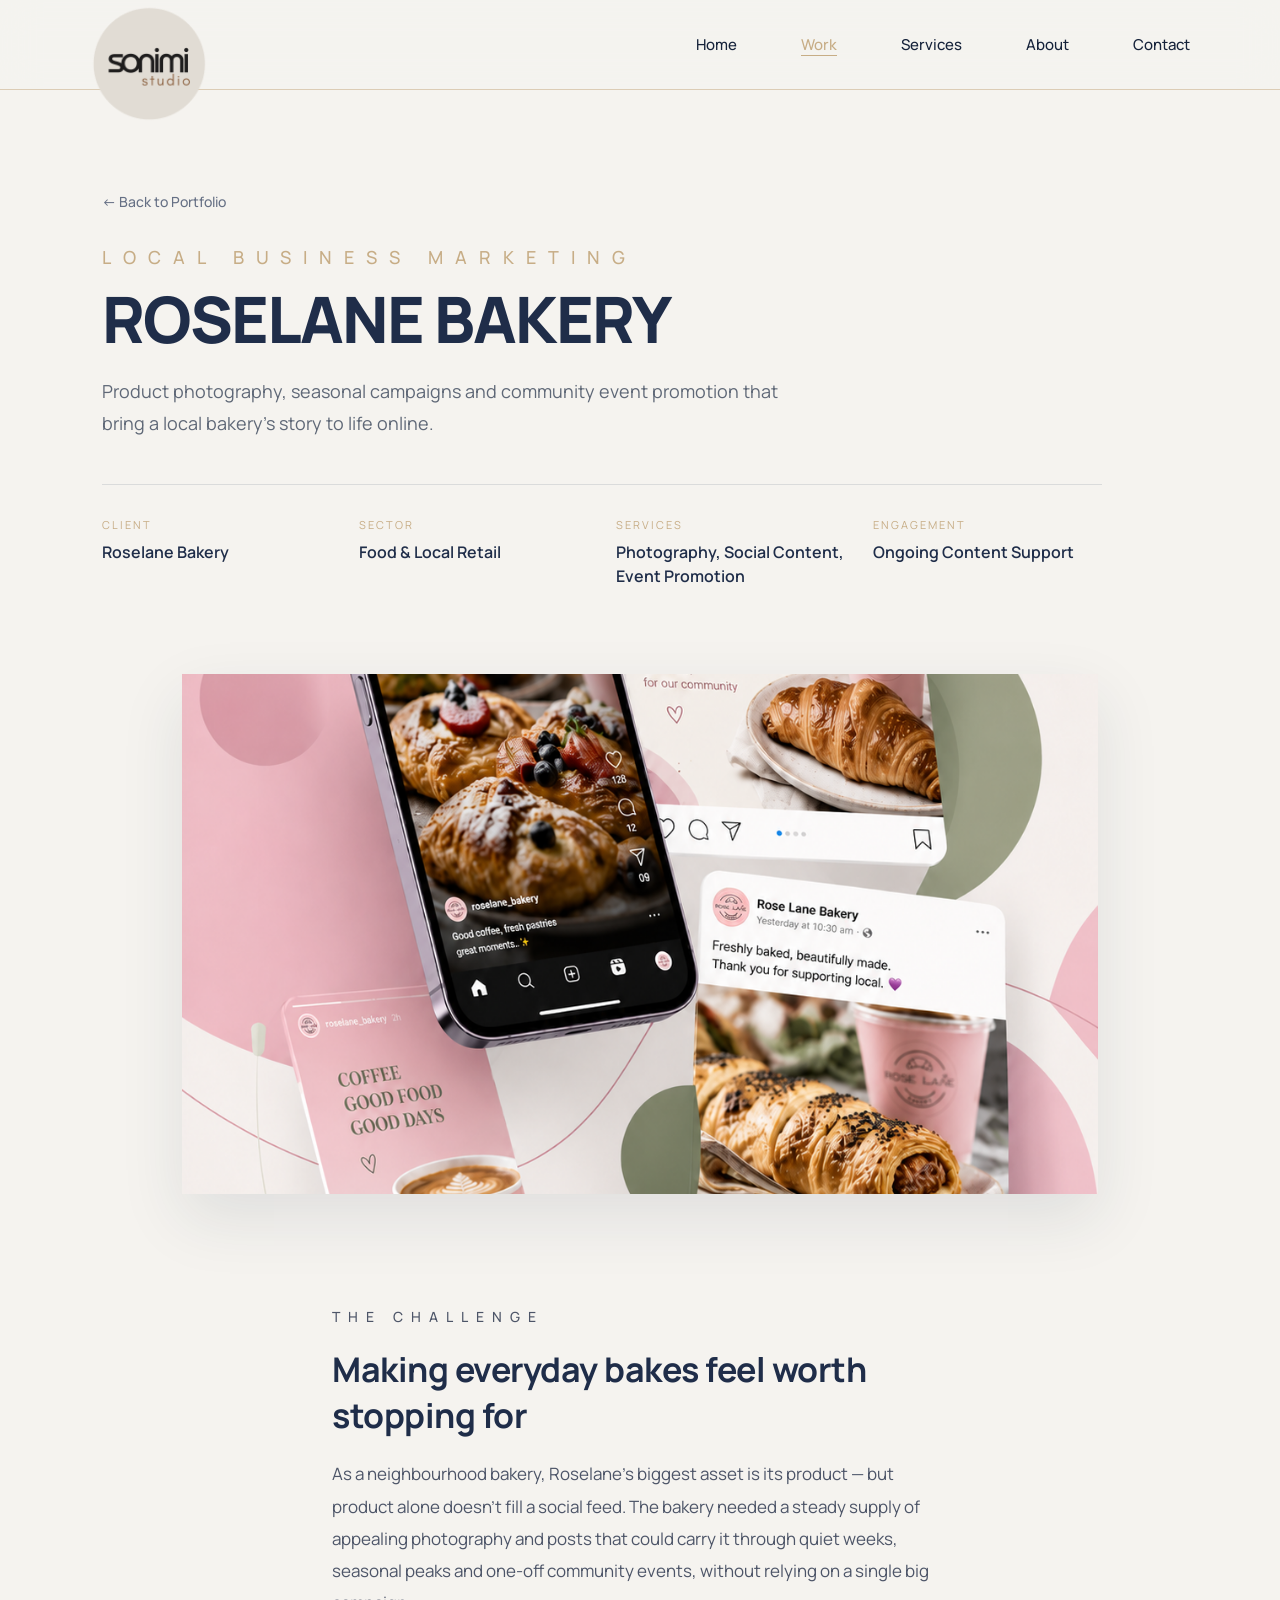
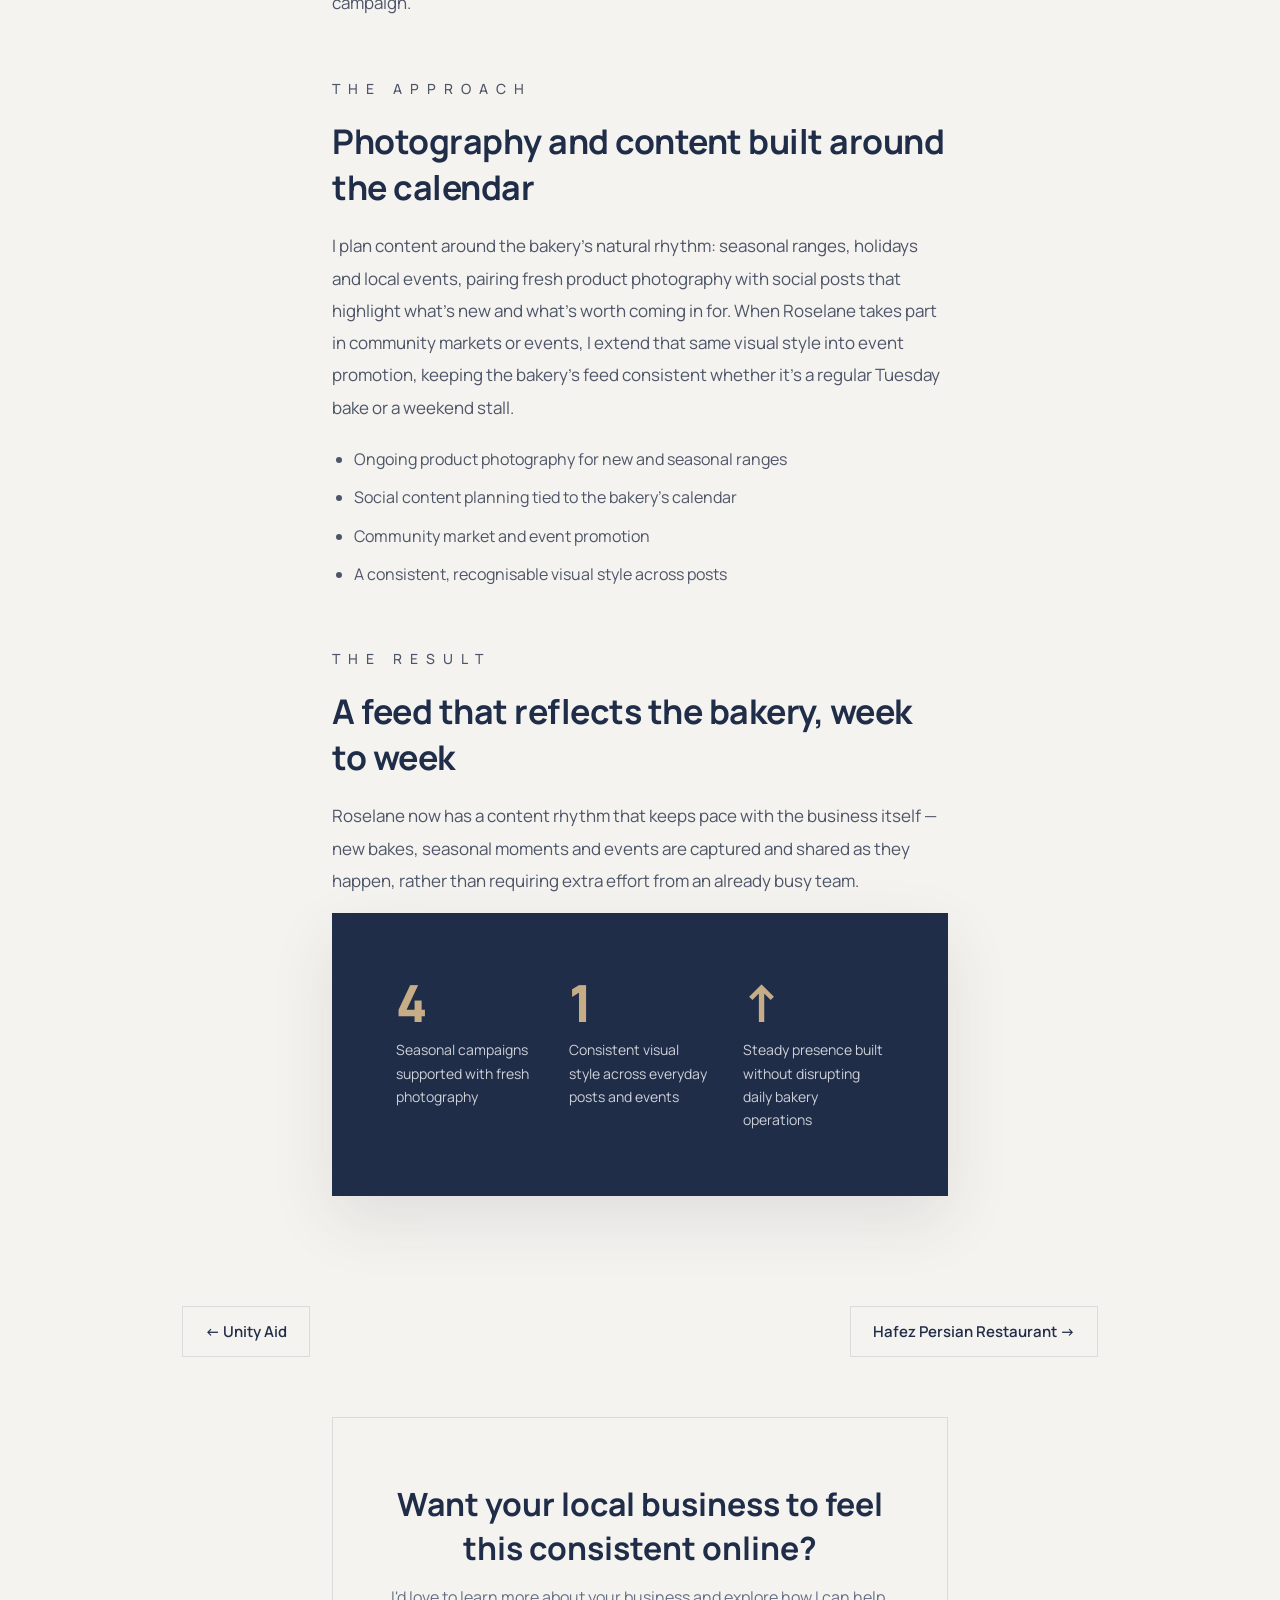
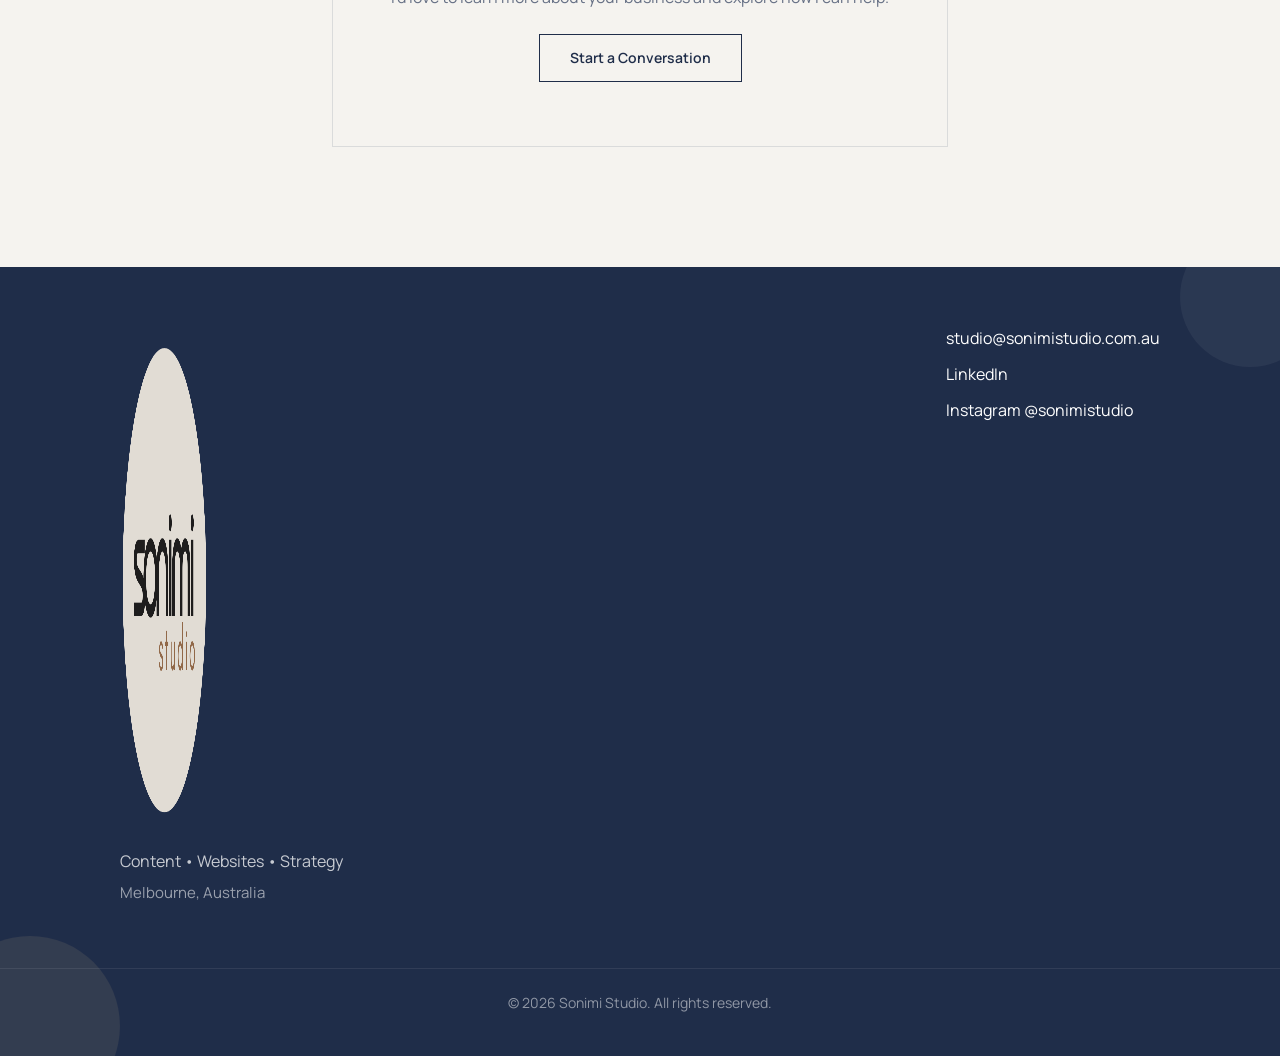
<file: roselane.html>
<!DOCTYPE html>

<html lang="en">
<head>
<link href="./images/sonimi-logo.png" rel="icon" type="image/png"/>
<meta charset="utf-8"/>
<meta content="width=device-width, initial-scale=1.0" name="viewport"/>
<title>Roselane Bakery Case Study | Local Marketing | SONIMI Studio</title>
<meta content="Product content, seasonal campaigns and local marketing for Roselane Bakery and Café in Melbourne." name="description"/>
<link href="https://sonimistudio.com.au/roselane.html" rel="canonical">
<meta content="index, follow, max-image-preview:large" name="robots"/>
<link href="https://fonts.googleapis.com" rel="preconnect"/>
<link crossorigin="" href="https://fonts.gstatic.com" rel="preconnect"/>
<meta content="article" property="og:type"/>
<meta content="Roselane Bakery Case Study | Local Marketing | SONIMI Studio" property="og:title"/>
<meta content="Product content, seasonal campaigns and local marketing for Roselane Bakery and Café in Melbourne." property="og:description"/>
<meta content="https://sonimistudio.com.au/roselane.html" property="og:url"/>
<meta content="https://sonimistudio.com.au/images/portfolio/roselane-bakery-local-marketing-melbourne.jpg" property="og:image"/>
<meta content="summary_large_image" name="twitter:card"/>
<link href="https://fonts.googleapis.com/css2?family=Manrope:wght@400;500;600;700;800&amp;family=Playfair+Display:wght@500;600&amp;display=swap" rel="stylesheet"/>
<link href="styles.css" rel="stylesheet">


</link></link><meta content="Sonia Samimi" name="author"/><meta content="Sonimi Studio" property="og:site_name"/><meta content="en_AU" property="og:locale"/><meta content="Roselane Bakery Case Study | Local Marketing | SONIMI Studio" name="twitter:title"/><meta content="Product content, seasonal campaigns and local marketing for Roselane Bakery and Café in Melbourne." name="twitter:description"/><meta content="https://sonimistudio.com.au/images/portfolio/roselane-bakery-local-marketing-melbourne.jpg" name="twitter:image"/><script type="application/ld+json">
{
  "@context": "https://schema.org",
  "@type": "BreadcrumbList",
  "itemListElement": [
    {
      "@type": "ListItem",
      "position": 1,
      "name": "Home",
      "item": "https://sonimistudio.com.au/"
    },
    {
      "@type": "ListItem",
      "position": 2,
      "name": "Selected Work",
      "item": "https://sonimistudio.com.au/#work"
    },
    {
      "@type": "ListItem",
      "position": 3,
      "name": "Roselane Bakery",
      "item": "https://sonimistudio.com.au/roselane.html"
    }
  ]
}
</script><script type="application/ld+json">
{
  "@context": "https://schema.org",
  "@type": "CreativeWork",
  "name": "Roselane Bakery Case Study",
  "url": "https://sonimistudio.com.au/roselane.html",
  "image": "https://sonimistudio.com.au/images/portfolio/roselane-bakery-local-marketing-melbourne.jpg",
  "description": "Product content, seasonal campaigns and local marketing for Roselane Bakery and Café in Melbourne.",
  "creator": {
    "@id": "https://sonimistudio.com.au/#organization"
  },
  "inLanguage": "en-AU"
}
</script></head>
<body>
<header class="site-header">
<a class="brand" href="./index.html#home">
<img alt="SONIMI Studio Logo" decoding="async" height="500" loading="lazy" src="./images/sonimi-logo.png" width="500"/>
</a>
<button aria-label="Open menu" class="menu-toggle">☰</button>
<nav class="nav">
<a href="./index.html#home">Home</a>
<a class="active" href="./index.html#work">Work</a>
<a href="./index.html#services">Services</a>
<a href="./index.html#about">About</a>
<a href="./index.html#contact">Contact</a>
</nav>
</header>
<main>
<section class="case-hero">
<a class="case-breadcrumb" href="./index.html#work">← Back to Portfolio</a>
<p class="eyebrow">LOCAL BUSINESS MARKETING</p>
<h1>Roselane Bakery</h1>
<p class="case-subtitle">
        Product photography, seasonal campaigns and community event promotion
        that bring a local bakery's story to life online.
      </p>
<div class="case-meta">
<div>
<span>Client</span>
<p>Roselane Bakery</p>
</div>
<div>
<span>Sector</span>
<p>Food &amp; Local Retail</p>
</div>
<div>
<span>Services</span>
<p>Photography, Social Content, Event Promotion</p>
</div>
<div>
<span>Engagement</span>
<p>Ongoing Content Support</p>
</div>
</div>
</section>
<div class="case-image">
<img alt="Roselane Bakery product photography and social content" decoding="async" height="1448" loading="lazy" src="./images/portfolio/roselane-bakery-local-marketing-melbourne.jpg" width="1086"/>
</div>
<section class="case-body">
<div class="case-block">
<p class="eyebrow">THE CHALLENGE</p>
<h2>Making everyday bakes feel worth stopping for</h2>
<p>
          As a neighbourhood bakery, Roselane's biggest asset is its product — but
          product alone doesn't fill a social feed. The bakery needed a steady
          supply of appealing photography and posts that could carry it through
          quiet weeks, seasonal peaks and one-off community events, without
          relying on a single big campaign.
        </p>
</div>
<div class="case-block">
<p class="eyebrow">THE APPROACH</p>
<h2>Photography and content built around the calendar</h2>
<p>
          I plan content around the bakery's natural rhythm: seasonal ranges,
          holidays and local events, pairing fresh product photography with
          social posts that highlight what's new and what's worth coming in for.
          When Roselane takes part in community markets or events, I extend that
          same visual style into event promotion, keeping the bakery's feed
          consistent whether it's a regular Tuesday bake or a weekend stall.
        </p>
<ul>
<li>Ongoing product photography for new and seasonal ranges</li>
<li>Social content planning tied to the bakery's calendar</li>
<li>Community market and event promotion</li>
<li>A consistent, recognisable visual style across posts</li>
</ul>
</div>
<div class="case-block">
<p class="eyebrow">THE RESULT</p>
<h2>A feed that reflects the bakery, week to week</h2>
<p>
          Roselane now has a content rhythm that keeps pace with the business
          itself — new bakes, seasonal moments and events are captured and
          shared as they happen, rather than requiring extra effort from an
          already busy team.
        </p>
<div class="results-panel">
<div class="results-stat">
<span class="num">4</span>
<span class="label">Seasonal campaigns supported with fresh photography</span>
</div>
<div class="results-stat">
<span class="num">1</span>
<span class="label">Consistent visual style across everyday posts and events</span>
</div>
<div class="results-stat">
<span class="num">↑</span>
<span class="label">Steady presence built without disrupting daily bakery operations</span>
</div>
</div>
</div>
</section>
<div class="case-pagination">
<a href="./unity-aid.html">← Unity Aid</a>
<a href="./hafez.html">Hafez Persian Restaurant →</a>
</div>
<div class="case-cta">
<div class="case-cta-panel">
<h3>Want your local business to feel this consistent online?</h3>
<p>I'd love to learn more about your business and explore how I can help.</p>
<a class="btn btn-primary" href="./index.html#contact">Start a Conversation</a>
</div>
</div>
</main>
<footer class="site-footer">
<div class="footer-container">
<div class="footer-brand">
<img alt="Sonimi Studio" class="footer-logo" height="500" src="./images/sonimi-logo.png" width="500"/>
<p class="footer-tagline">Content • Websites • Strategy</p>
<p class="footer-location">Melbourne, Australia</p>
</div>
<div class="footer-contact">
<a href="mailto:studio@sonimistudio.com.au">studio@sonimistudio.com.au</a>
<a href="https://www.linkedin.com/in/sonia-samimi-bb554b28/" rel="noopener noreferrer" target="_blank">LinkedIn</a>
<a href="https://www.instagram.com/sonimistudio" rel="noopener noreferrer" target="_blank" aria-label="Sonimi Studio on Instagram">Instagram @sonimistudio</a>
</div>
</div>
<div class="footer-bottom">
<p>© 2026 Sonimi Studio. All rights reserved.</p>
</div>
</footer>
<script src="script.js"></script>
</body>
</html>
</file>
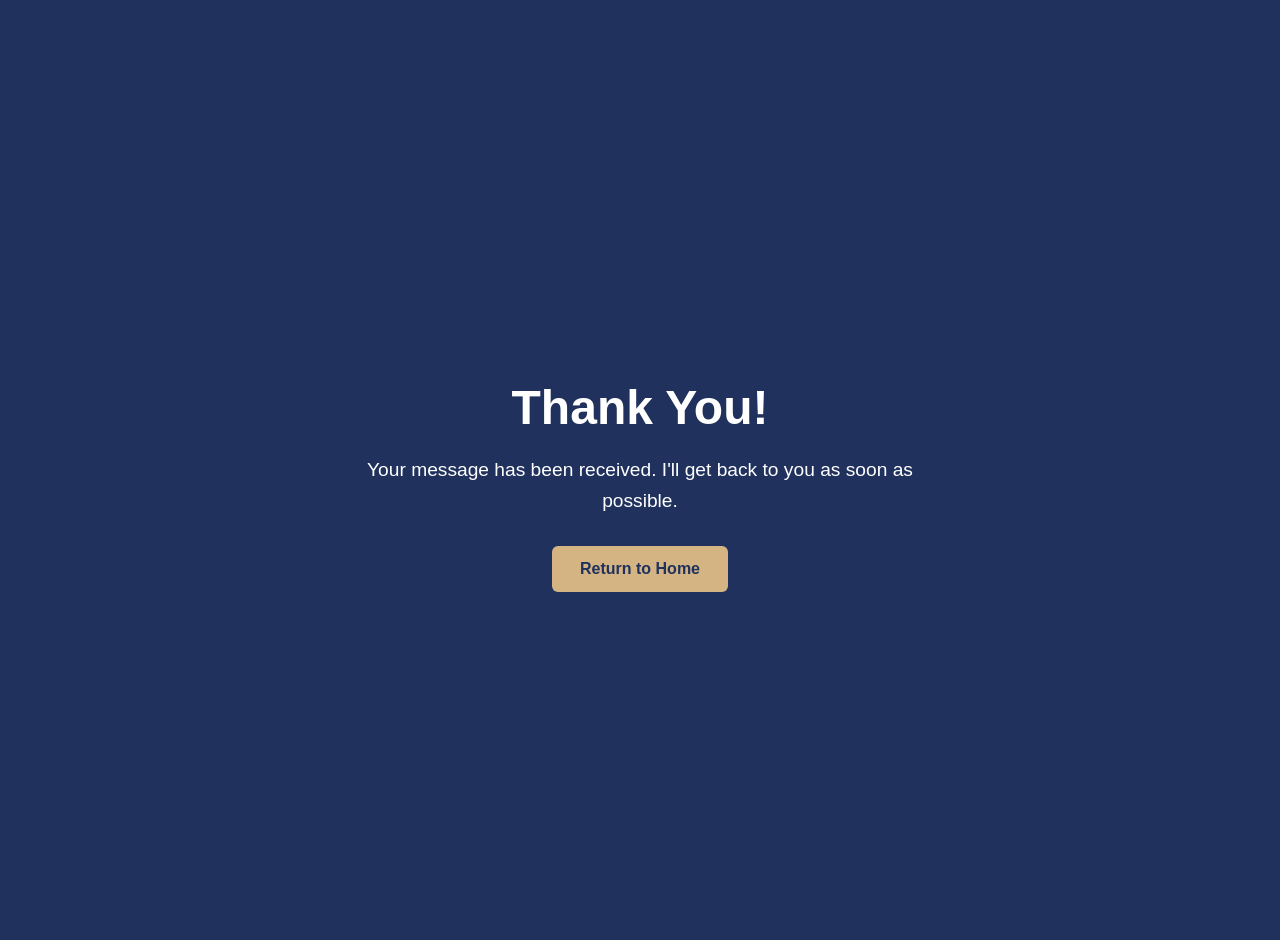
<file: thank-you.html>
<!DOCTYPE html>

<html lang="en">
<head>
<meta charset="utf-8"/>
<meta content="width=device-width, initial-scale=1.0" name="viewport"/>
<title>Thank You | Sonimi Studio</title>
<meta content="8;url=/" http-equiv="refresh">
<style>
    body {
      margin: 0;
      font-family: Arial, sans-serif;
      background: #1f315c;
      color: white;
      display: flex;
      justify-content: center;
      align-items: center;
      height: 100vh;
      text-align: center;
      padding: 20px;
    }

    .container {
      max-width: 600px;
    }

    h1 {
      font-size: 3rem;
      margin-bottom: 20px;
    }

    p {
      font-size: 1.2rem;
      line-height: 1.6;
      margin-bottom: 30px;
    }

    .button {
      display: inline-block;
      background: #d4b483;
      color: #1f315c;
      text-decoration: none;
      padding: 14px 28px;
      border-radius: 6px;
      font-weight: bold;
    }

    .button:hover {
      opacity: 0.9;
    }
  </style>
</meta><meta content="noindex, nofollow" name="robots"/><link href="https://sonimistudio.com.au/thank-you.html" rel="canonical"/></head>
<body>
<div class="container">
<h1>Thank You!</h1>
<p>
      Your message has been received.
      I'll get back to you as soon as possible.
    </p>
<a class="button" href="/">
      Return to Home
    </a>
</div>
</body>
</html>
</file>
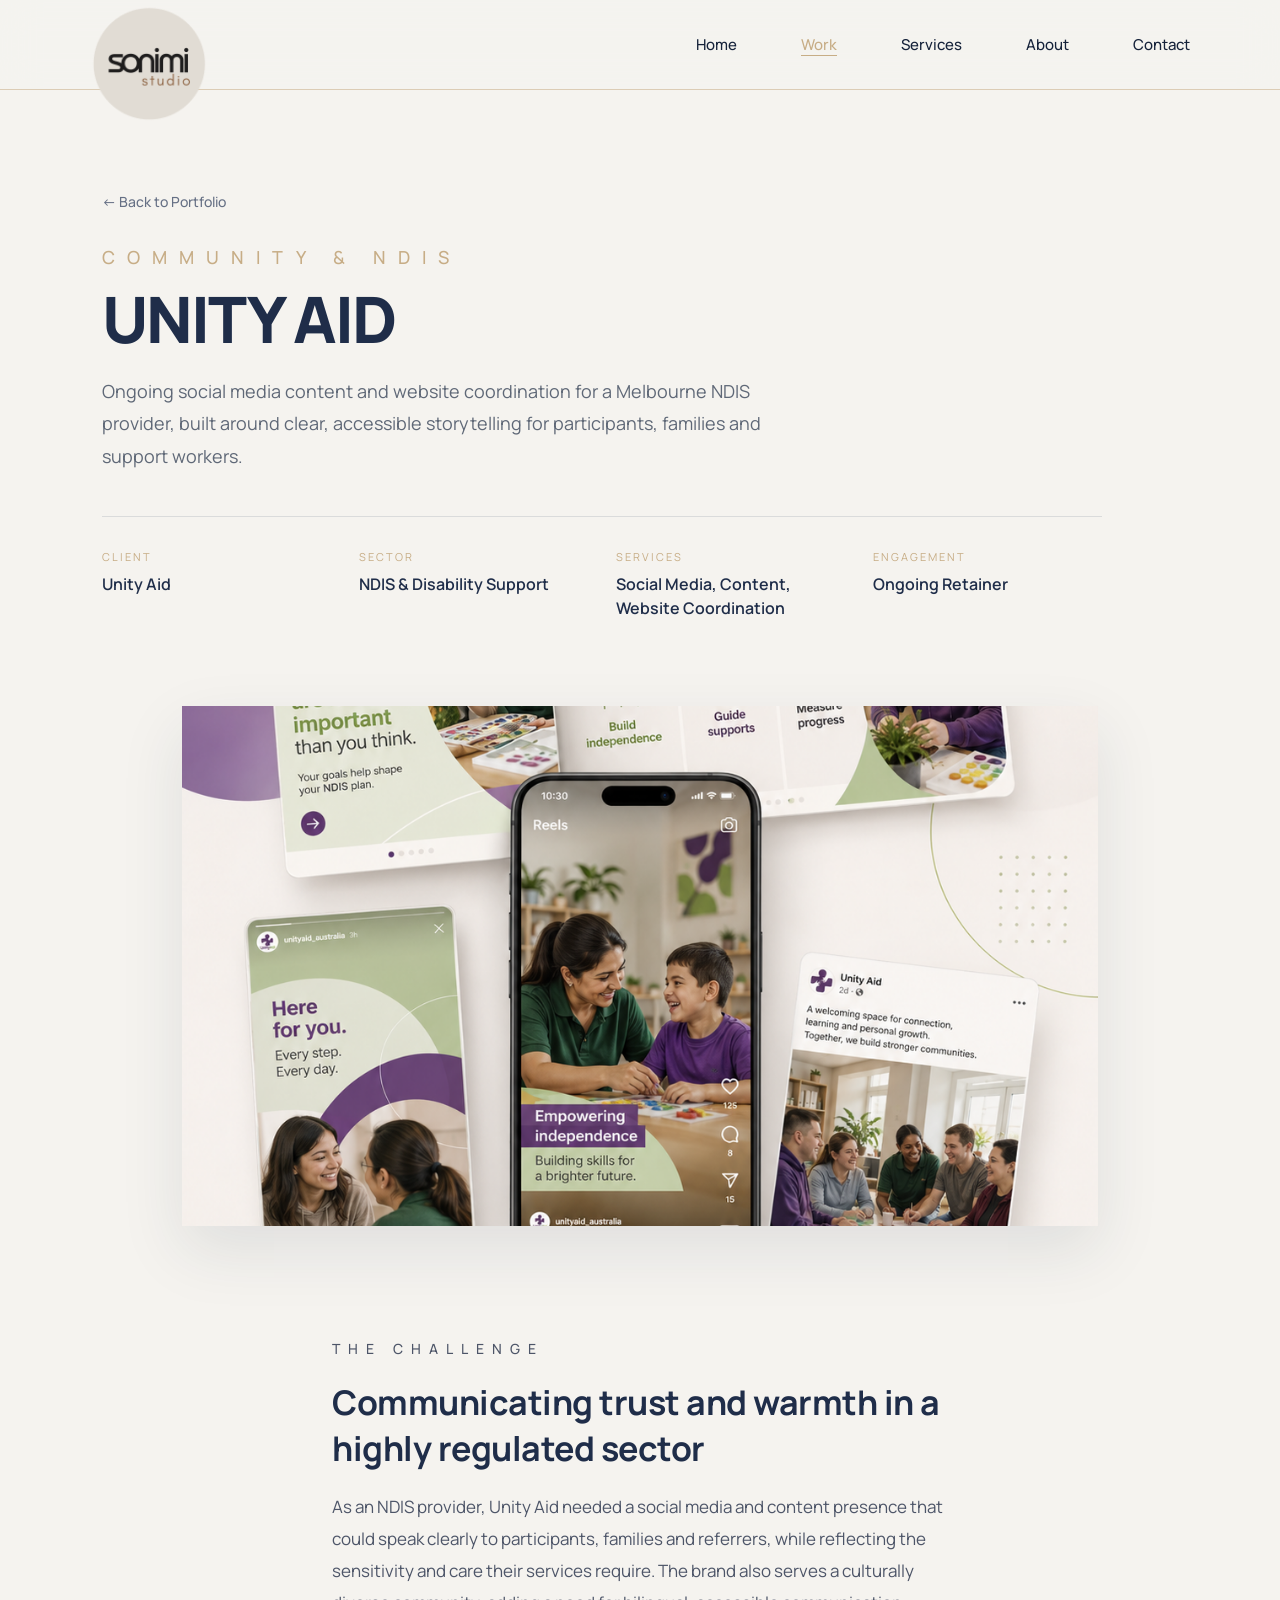
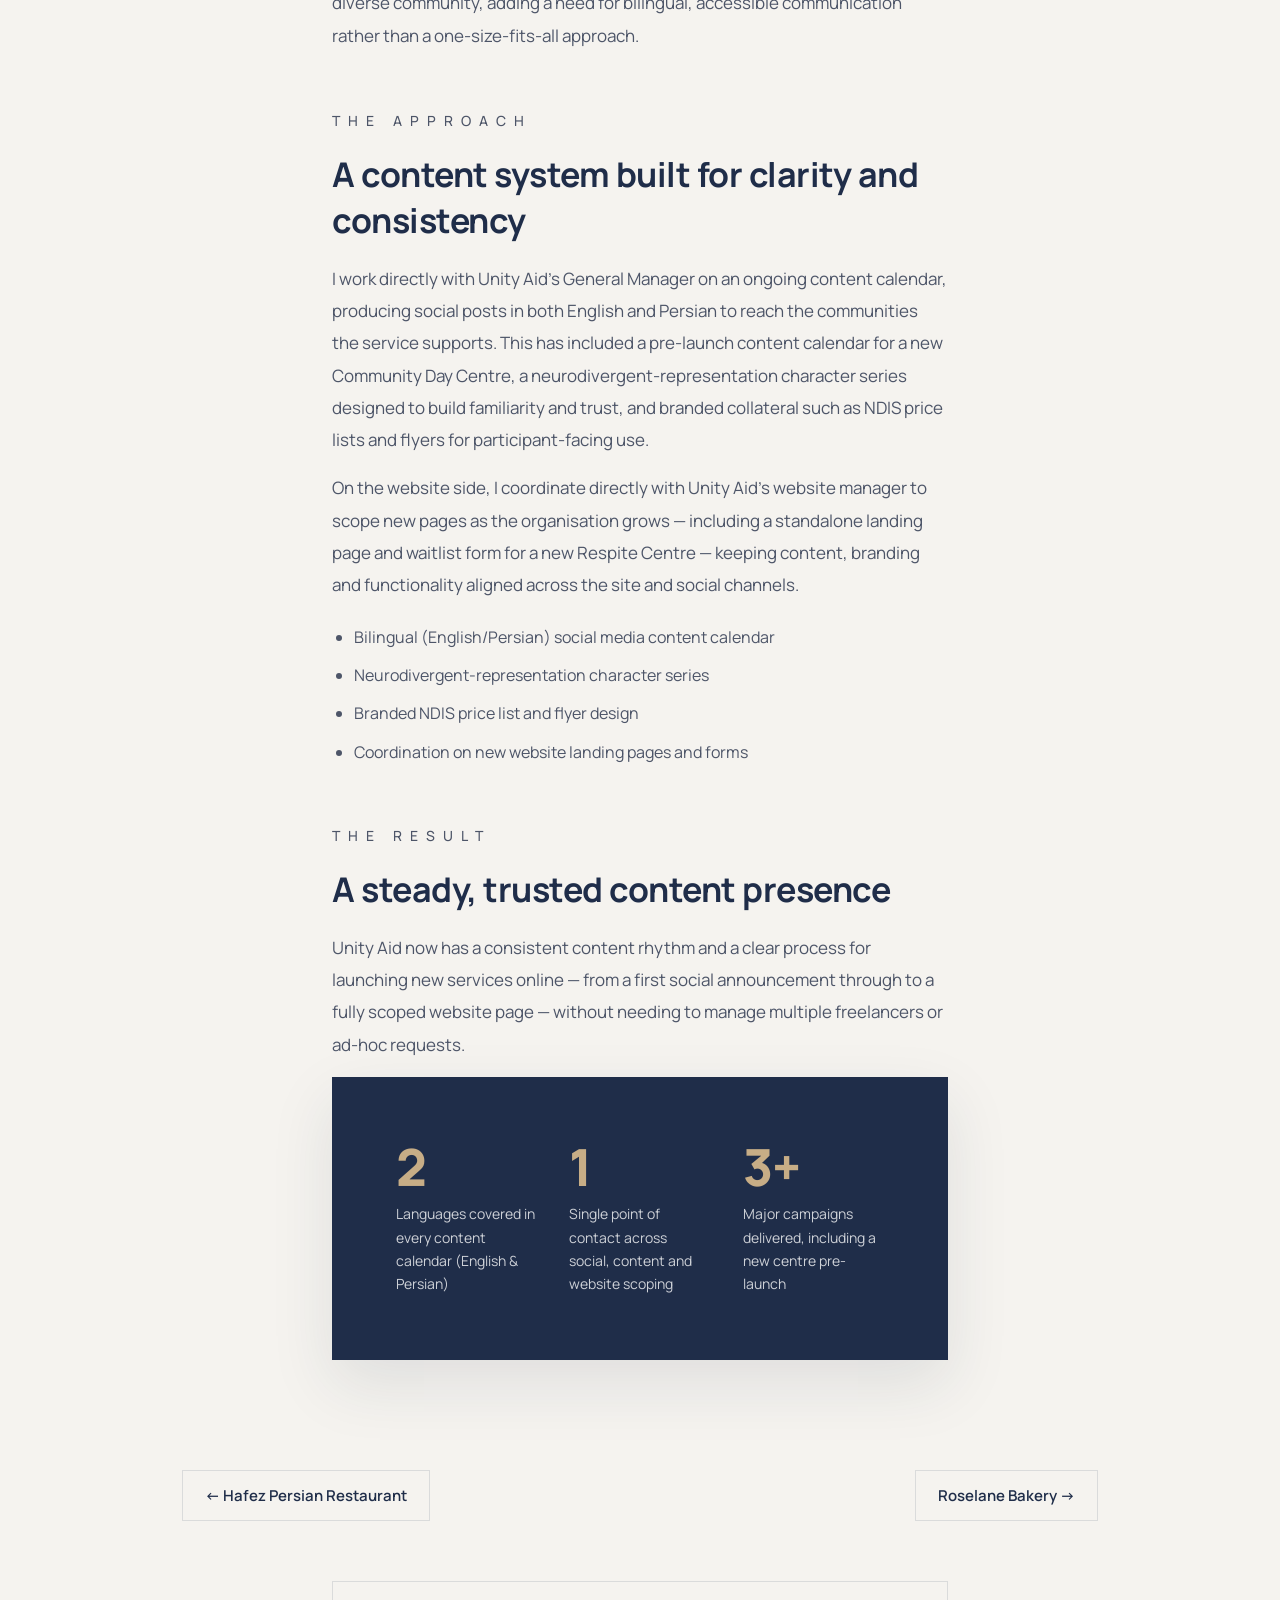
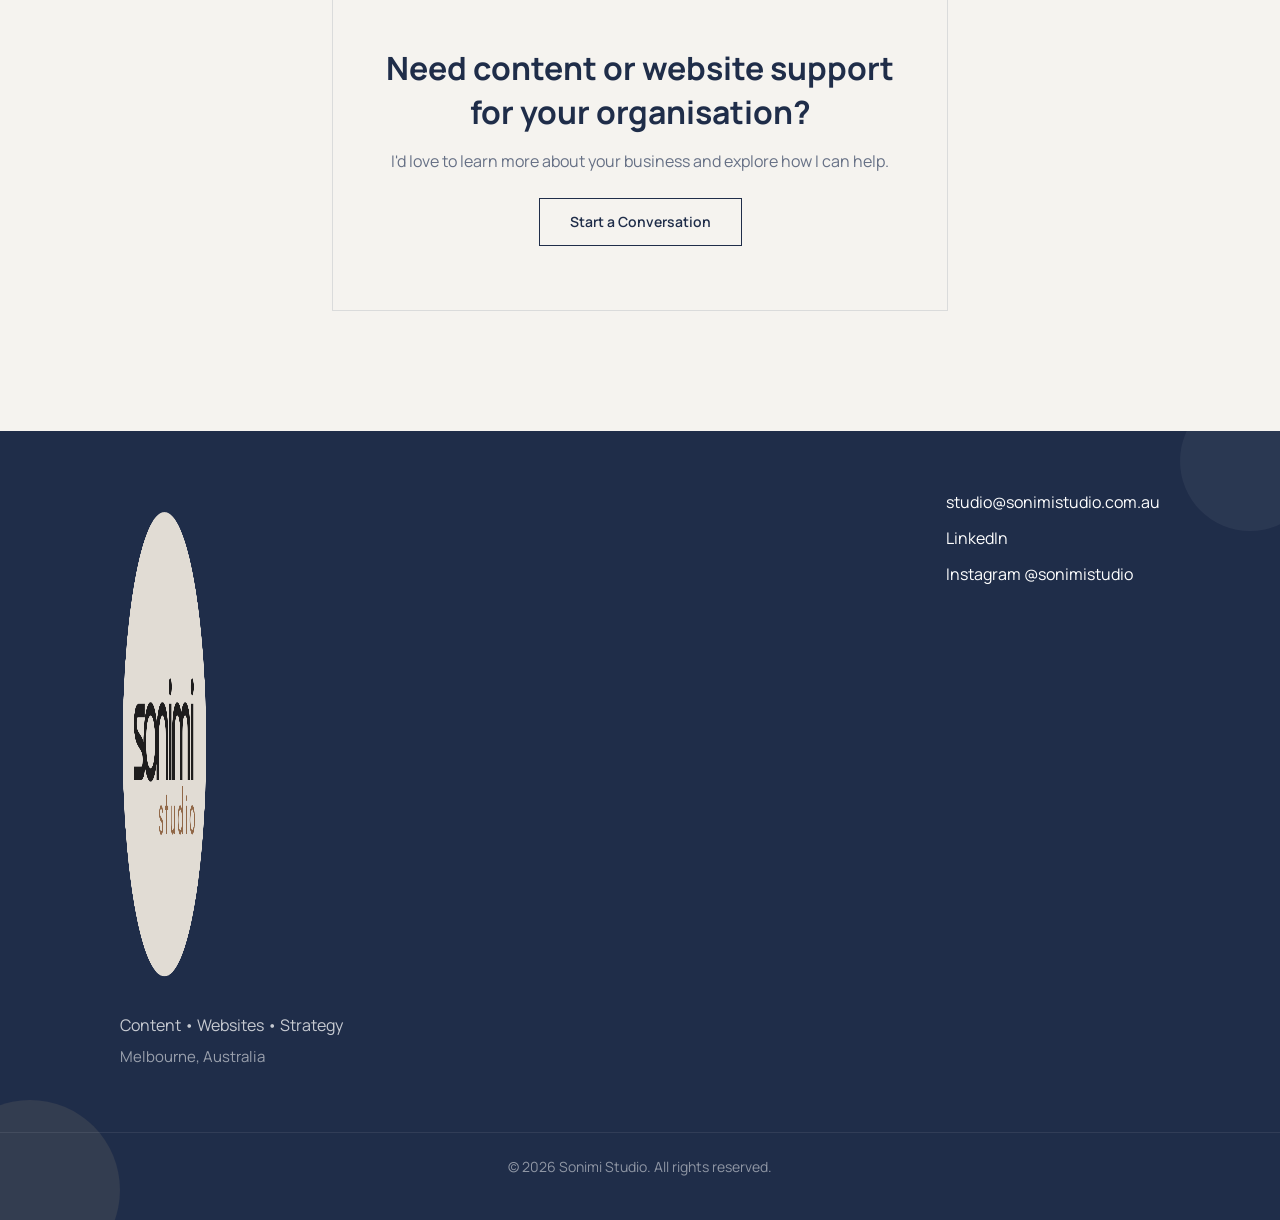
<file: unity-aid.html>
<!DOCTYPE html>

<html lang="en">
<head>
<link href="./images/sonimi-logo.png" rel="icon" type="image/png"/>
<meta charset="utf-8"/>
<meta content="width=device-width, initial-scale=1.0" name="viewport"/>
<title>Unity Aid Case Study | NDIS Social Media | SONIMI Studio</title>
<meta content="See how Sonimi Studio supports Melbourne NDIS provider Unity Aid with social media content, campaigns and website coordination." name="description"/>
<link href="https://sonimistudio.com.au/unity-aid.html" rel="canonical">
<meta content="index, follow, max-image-preview:large" name="robots"/>
<link href="https://fonts.googleapis.com" rel="preconnect"/>
<link crossorigin="" href="https://fonts.gstatic.com" rel="preconnect"/>
<meta content="article" property="og:type"/>
<meta content="Unity Aid Case Study | NDIS Social Media | SONIMI Studio" property="og:title"/>
<meta content="See how Sonimi Studio supports Melbourne NDIS provider Unity Aid with social media content, campaigns and website coordination." property="og:description"/>
<meta content="https://sonimistudio.com.au/unity-aid.html" property="og:url"/>
<meta content="https://sonimistudio.com.au/images/portfolio/unity-aid-social-media-ndis-melbourne.jpg" property="og:image"/>
<meta content="summary_large_image" name="twitter:card"/>
<link href="https://fonts.googleapis.com/css2?family=Manrope:wght@400;500;600;700;800&amp;family=Playfair+Display:wght@500;600&amp;display=swap" rel="stylesheet"/>
<link href="styles.css" rel="stylesheet">


</link></link><meta content="Sonia Samimi" name="author"/><meta content="Sonimi Studio" property="og:site_name"/><meta content="en_AU" property="og:locale"/><meta content="Unity Aid Case Study | NDIS Social Media | SONIMI Studio" name="twitter:title"/><meta content="See how Sonimi Studio supports Melbourne NDIS provider Unity Aid with social media content, campaigns and website coordination." name="twitter:description"/><meta content="https://sonimistudio.com.au/images/portfolio/unity-aid-social-media-ndis-melbourne.jpg" name="twitter:image"/><script type="application/ld+json">
{
  "@context": "https://schema.org",
  "@type": "BreadcrumbList",
  "itemListElement": [
    {
      "@type": "ListItem",
      "position": 1,
      "name": "Home",
      "item": "https://sonimistudio.com.au/"
    },
    {
      "@type": "ListItem",
      "position": 2,
      "name": "Selected Work",
      "item": "https://sonimistudio.com.au/#work"
    },
    {
      "@type": "ListItem",
      "position": 3,
      "name": "Unity Aid",
      "item": "https://sonimistudio.com.au/unity-aid.html"
    }
  ]
}
</script><script type="application/ld+json">
{
  "@context": "https://schema.org",
  "@type": "CreativeWork",
  "name": "Unity Aid Case Study",
  "url": "https://sonimistudio.com.au/unity-aid.html",
  "image": "https://sonimistudio.com.au/images/portfolio/unity-aid-social-media-ndis-melbourne.jpg",
  "description": "See how Sonimi Studio supports Melbourne NDIS provider Unity Aid with social media content, campaigns and website coordination.",
  "creator": {
    "@id": "https://sonimistudio.com.au/#organization"
  },
  "inLanguage": "en-AU"
}
</script></head>
<body>
<header class="site-header">
<a class="brand" href="./index.html#home">
<img alt="SONIMI Studio Logo" decoding="async" height="500" loading="lazy" src="./images/sonimi-logo.png" width="500"/>
</a>
<button aria-label="Open menu" class="menu-toggle">☰</button>
<nav class="nav">
<a href="./index.html#home">Home</a>
<a class="active" href="./index.html#work">Work</a>
<a href="./index.html#services">Services</a>
<a href="./index.html#about">About</a>
<a href="./index.html#contact">Contact</a>
</nav>
</header>
<main>
<section class="case-hero">
<a class="case-breadcrumb" href="./index.html#work">← Back to Portfolio</a>
<p class="eyebrow">COMMUNITY &amp; NDIS</p>
<h1>Unity Aid</h1>
<p class="case-subtitle">
        Ongoing social media content and website coordination for a Melbourne NDIS
        provider, built around clear, accessible storytelling for participants,
        families and support workers.
      </p>
<div class="case-meta">
<div>
<span>Client</span>
<p>Unity Aid</p>
</div>
<div>
<span>Sector</span>
<p>NDIS &amp; Disability Support</p>
</div>
<div>
<span>Services</span>
<p>Social Media, Content, Website Coordination</p>
</div>
<div>
<span>Engagement</span>
<p>Ongoing Retainer</p>
</div>
</div>
</section>
<div class="case-image">
<img alt="Unity Aid social media and content project" decoding="async" height="1448" loading="lazy" src="./images/portfolio/unity-aid-social-media-ndis-melbourne.jpg" width="1086"/>
</div>
<section class="case-body">
<div class="case-block">
<p class="eyebrow">THE CHALLENGE</p>
<h2>Communicating trust and warmth in a highly regulated sector</h2>
<p>
          As an NDIS provider, Unity Aid needed a social media and content presence that
          could speak clearly to participants, families and referrers, while reflecting
          the sensitivity and care their services require. The brand also serves a
          culturally diverse community, adding a need for bilingual, accessible
          communication rather than a one-size-fits-all approach.
        </p>
</div>
<div class="case-block">
<p class="eyebrow">THE APPROACH</p>
<h2>A content system built for clarity and consistency</h2>
<p>
          I work directly with Unity Aid's General Manager on an ongoing content
          calendar, producing social posts in both English and Persian to reach the
          communities the service supports. This has included a pre-launch content
          calendar for a new Community Day Centre, a neurodivergent-representation
          character series designed to build familiarity and trust, and branded
          collateral such as NDIS price lists and flyers for participant-facing use.
        </p>
<p>
          On the website side, I coordinate directly with Unity Aid's website manager
          to scope new pages as the organisation grows — including a standalone
          landing page and waitlist form for a new Respite Centre — keeping content,
          branding and functionality aligned across the site and social channels.
        </p>
<ul>
<li>Bilingual (English/Persian) social media content calendar</li>
<li>Neurodivergent-representation character series</li>
<li>Branded NDIS price list and flyer design</li>
<li>Coordination on new website landing pages and forms</li>
</ul>
</div>
<div class="case-block">
<p class="eyebrow">THE RESULT</p>
<h2>A steady, trusted content presence</h2>
<p>
          Unity Aid now has a consistent content rhythm and a clear process for
          launching new services online — from a first social announcement through
          to a fully scoped website page — without needing to manage multiple
          freelancers or ad-hoc requests.
        </p>
<div class="results-panel">
<div class="results-stat">
<span class="num">2</span>
<span class="label">Languages covered in every content calendar (English &amp; Persian)</span>
</div>
<div class="results-stat">
<span class="num">1</span>
<span class="label">Single point of contact across social, content and website scoping</span>
</div>
<div class="results-stat">
<span class="num">3+</span>
<span class="label">Major campaigns delivered, including a new centre pre-launch</span>
</div>
</div>
</div>
</section>
<div class="case-pagination">
<a href="./hafez.html">← Hafez Persian Restaurant</a>
<a href="./roselane.html">Roselane Bakery →</a>
</div>
<div class="case-cta">
<div class="case-cta-panel">
<h3>Need content or website support for your organisation?</h3>
<p>I'd love to learn more about your business and explore how I can help.</p>
<a class="btn btn-primary" href="./index.html#contact">Start a Conversation</a>
</div>
</div>
</main>
<footer class="site-footer">
<div class="footer-container">
<div class="footer-brand">
<img alt="Sonimi Studio" class="footer-logo" height="500" src="./images/sonimi-logo.png" width="500"/>
<p class="footer-tagline">Content • Websites • Strategy</p>
<p class="footer-location">Melbourne, Australia</p>
</div>
<div class="footer-contact">
<a href="mailto:studio@sonimistudio.com.au">studio@sonimistudio.com.au</a>
<a href="https://www.linkedin.com/in/sonia-samimi-bb554b28/" rel="noopener noreferrer" target="_blank">LinkedIn</a>
<a href="https://www.instagram.com/sonimistudio" rel="noopener noreferrer" target="_blank" aria-label="Sonimi Studio on Instagram">Instagram @sonimistudio</a>
</div>
</div>
<div class="footer-bottom">
<p>© 2026 Sonimi Studio. All rights reserved.</p>
</div>
</footer>
<script src="script.js"></script>
</body>
</html>
</file>
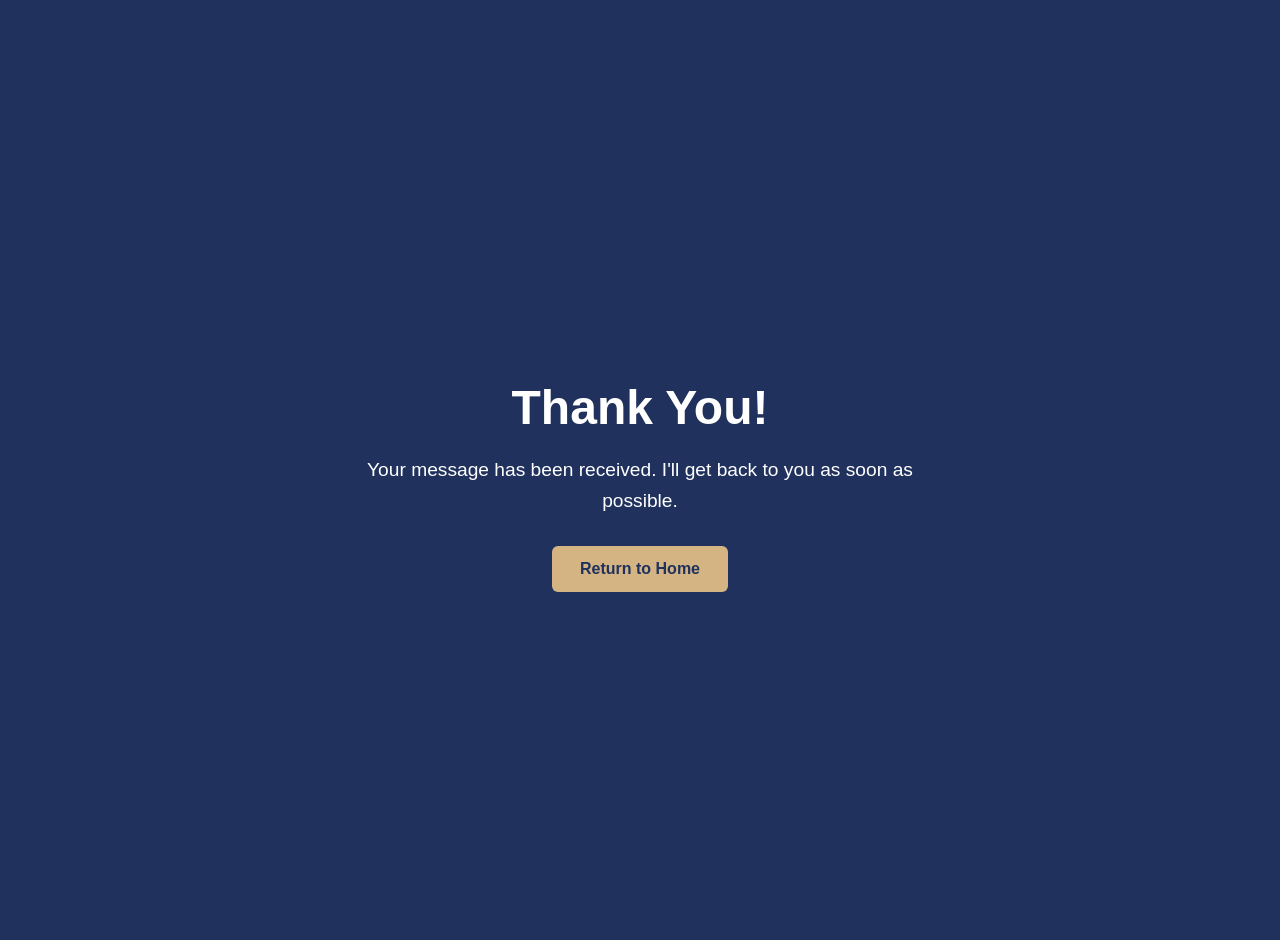
<file: images/thank-you.html>
<!DOCTYPE html>
<html lang="en">
<head>
  <meta charset="UTF-8">
  <meta name="viewport" content="width=device-width, initial-scale=1.0">
  <title>Thank You | Sonimi Studio</title>
  <meta http-equiv="refresh" content="8;url=/" />

  <style>
    body {
      margin: 0;
      font-family: Arial, sans-serif;
      background: #1f315c;
      color: white;
      display: flex;
      justify-content: center;
      align-items: center;
      height: 100vh;
      text-align: center;
      padding: 20px;
    }

    .container {
      max-width: 600px;
    }

    h1 {
      font-size: 3rem;
      margin-bottom: 20px;
    }

    p {
      font-size: 1.2rem;
      line-height: 1.6;
      margin-bottom: 30px;
    }

    .button {
      display: inline-block;
      background: #d4b483;
      color: #1f315c;
      text-decoration: none;
      padding: 14px 28px;
      border-radius: 6px;
      font-weight: bold;
    }

    .button:hover {
      opacity: 0.9;
    }
  </style>
</head>
<body>

<div class="container">
  <h1>Thank You!</h1>

  <p>
    Your message has been received.
    I'll get back to you as soon as possible.
  </p>

  <a href="/" class="button">
    Return to Home
  </a>
</div>

</body>
</html>
</file>
<file: styles.css>
:root{
  --navy:#1f2d49;
  --ink:#15223a;
  --muted:#667085;
  --sand:#c7ad86;
  --stone:#ded9cf;
  --soft:#f5f3ef;
  --bluegrey:#bfc5d1;
  --white:#ffffff;
  --line:rgba(31,45,73,.12);
  --shadow:0 24px 60px rgba(31,45,73,.10);
}

*{box-sizing:border-box}
html{scroll-behavior:smooth}
body{
  margin:0;
  font-family:Manrope,system-ui,-apple-system,BlinkMacSystemFont,"Segoe UI",sans-serif;
  background:var(--soft);
  color:var(--ink);
}

.site-header{
  position:fixed;
  top:0;
  left:0;
  right:0;
  z-index:20;
  height:90px;
  display:flex;
  align-items:center;
  justify-content:space-between;
  padding:0 clamp(24px,7vw,140px);
  background:rgba(245,243,239,.82);
  backdrop-filter:blur(18px);
  border-bottom:1px solid rgba(199,173,134,.55);
}

.brand{
  width:120px;
  height:120px;
  display:flex;
  align-items:center;
  justify-content:center;
  text-decoration:none;
  transform:translateY(18px);
}

.brand img{
  width:100%;
  height:100%;
  object-fit:contain;
  display:block;
}

.nav{
  display:flex;
  gap:clamp(28px,5vw,72px);
  align-items:center;
}

.nav a{
  color:var(--ink);
  text-decoration:none;
  font-size:15px;
  font-weight:500;
  transition:.25s ease;
}

.nav a:hover,.nav a.active{color:var(--sand);border-bottom:1px solid var(--sand)}
.menu-toggle{display:none}

.section{
  position:relative;
  padding:clamp(80px,9vw,150px) clamp(24px,8vw,160px);
}

.hero{
  min-height:650px;
  padding-top:180px;
  overflow:hidden;
  display:grid;
  grid-template-columns:minmax(0,1fr) 420px;
  gap:60px;
  align-items:start;
}

.hero-content{
  max-width:650px;
  position:relative;
  z-index:2;
}

.eyebrow{
  margin:0 0 12px;
  letter-spacing:12px;
  color:var(--sand);
  font-weight:500;
  font-size:18px;
}

h1,h2,h3,p{margin-top:0}
h1{
  margin-bottom:22px;
  font-size:clamp(38px,4.6vw,68px);
  line-height:1.06;
  letter-spacing:-2px;
  text-transform:uppercase;
  color:var(--navy);
  font-weight:800;
}

h1 span{color:var(--sand); font-size: 40px;}
.hero-copy{
  font-size:18px;
  line-height:1.9;
  color:#5f6877;
  max-width:760px;
}

.hero-actions{
  display:flex;
  gap:14px;
  flex-wrap:wrap;
  margin-top:26px;
}

.btn{
  display:inline-flex;
  align-items:center;
  justify-content:center;
  min-height:48px;
  padding:0 30px;
  border:1px solid var(--navy);
  text-decoration:none;
  font-weight:600;
  font-size:14px;
  color:var(--navy);
  background:transparent;
  cursor:pointer;
  transition:.25s ease;
}

.btn-primary:hover{
  background:var(--navy);
  color:var(--white);
  transform:translateY(-2px);
}

.btn-secondary{
  border-color:rgba(31,45,73,.2);
  color:var(--muted);
}

.btn-secondary:hover{border-color:var(--sand);color:var(--sand)}
.trust-line{
  margin-top:22px;
  font-size:14px;
  color:#7a8390;
}

.portrait-card{
  position:relative;
  z-index:2;
  justify-self:center;
  margin-top:30px;
  width:235px;
  height:235px;
  border-radius:50%;
  background:var(--navy);
  padding:10px;
  box-shadow:var(--shadow);
}

.portrait-inner{
  width:100%;
  height:100%;
  border-radius:50%;
  background:
    linear-gradient(135deg, rgba(255,255,255,.2), rgba(0,0,0,.1)),
    url("./images/sonia_samimi.png");
  background-size:cover;
  background-position:center;
  display:flex;
  align-items:center;
  justify-content:center;
  color:rgba(255,255,255,.75);
  font-size:14px;
}

.shape{
  position:absolute;
  border-radius:50%;
  z-index:0;
  pointer-events:none;
}
.shape-left{
  width:300px;height:300px;
  left:-10%;top:260px;
  background:var(--bluegrey);
  opacity:.5;
}
.shape-navy{
  width:180px;height:180px;
  right:10%;top:100px;
  background:var(--muted);
}
.shape-beige{
  width:230px;height:230px;
  border-radius:120px;
  right:-2%;top:250px;
  background:var(--stone);
}

.section-heading{
  margin:0 auto 48px;
  max-width:900px;
  text-align:left;
}

.section-heading h2{
  font-size:clamp(38px,5vw,72px);
  line-height:1.05;
  letter-spacing:-2px;
  color:var(--ink);
}

.narrow{max-width:780px;text-align:center}
.narrow h2{font-size:clamp(34px,4vw,58px)}

.portfolio-section{
    padding:50px 0;
}

.portfolio-header{
    text-align:center;
    margin-bottom:60px;
}

.portfolio-label{
    display:block;
    letter-spacing:6px;
    font-size:.9rem;
    color:var(--sand);
    margin-bottom:12px;
}

.portfolio-header h2{
    font-size:clamp(2.8rem,6vw,5rem);
    color:var(--navy);
    margin:0;
    line-height:1.05;
}

.portfolio-grid{
    display:grid;
    grid-template-columns:repeat(3,1fr);
    gap:28px;
    max-width:1120px;
    margin:0 auto;
}

.portfolio-card{
    background:#F5F3EF;
    border:1px solid rgba(0,0,0,.05);
    overflow:hidden;
    transition:.3s ease;
    box-shadow:0 10px 30px rgba(0,0,0,.05);
}

.portfolio-card:hover{
    transform:translateY(-8px);
}

.portfolio-image{
    height:340px;
    overflow:hidden;
}

.portfolio-image img{
    width:100%;
    height:100%;
    object-fit:cover;
    display:block;
    filter:
        saturate(0.92)
        contrast(0.96)
        brightness(1.02);
}

.portfolio-content{
    padding:32px;
}

.portfolio-category{
    display:block;
    color:var(--sand);
    font-size:.85rem;
    letter-spacing:1px;
    margin-bottom:14px;
}

.portfolio-content h3{
    color:var(--navy);
    font-size:2rem;
    line-height:1.2;
    margin-bottom:20px;
}

.card-line{
    width:60px;
    height:3px;
    background:var(--sand);
    margin-bottom:24px;
}

.portfolio-content p{
    color:#5f6470;
    line-height:1.8;
    margin-bottom:32px;
}

.portfolio-link{
    display:inline-flex;
    align-items:center;
    gap:14px;
    color:var(--sand);
    text-decoration:none;
    font-weight:600;
}

.portfolio-link span{
    width:36px;
    height:36px;
    border:1px solid var(--sand);
    border-radius:50%;
    display:flex;
    align-items:center;
    justify-content:center;
}

.portfolio-link:hover{
    color:var(--navy);
}

.services-section{
  position:relative;
  overflow:hidden;
}

.services-bg-circle{
    position:absolute;

    width:320px;
    height:320px;

    left:-120px;
    top:420px;

    border-radius:50%;

    background:var(--stone);

     z-index:0;

    pointer-events:none;
}


.services-section .section-heading,
.services-section .services-grid{
    position:relative;
    z-index:2;
}

.services-section > *{
    z-index:2;
}

.services-grid{
  display:grid;
  grid-template-columns:repeat(3,1fr);
  gap:28px;
  max-width:1120px;
  margin:0 auto;
  align-items:stretch;
}

.service-card{
  position:relative;
  padding:42px 36px;
  background:rgba(255,255,255,.45);
  border:1px solid rgba(31,45,73,.10);
  border-top:4px solid var(--sand);
  box-shadow:0 18px 45px rgba(31,45,73,.04);
  transition:transform .25s ease, box-shadow .25s ease;
  height:100%;
  display:flex;
  flex-direction:column;
}

.service-card:hover{
  transform:translateY(-6px);
  box-shadow:0 24px 60px rgba(31,45,73,.08);
}

.service-number{
  display:block;
  color:var(--sand);
  letter-spacing:5px;
  font-size:14px;
  margin-bottom:32px;
}

.service-card h3{
  color:var(--navy);
  font-size:28px;
  line-height:1.2;
  margin-bottom:18px;
}

.service-card p{
  color:#5f6877;
  line-height:1.8;
  margin-bottom:28px;
}

.service-card ul{
  list-style:none;
  padding:0;
  margin:0;
}

.service-card li{
  position:relative;
  padding-left:22px;
  margin-bottom:12px;
  color:var(--ink);
  font-size:15px;
}

.service-card li::before{
  content:"";
  position:absolute;
  left:0;
  top:.65em;
  width:8px;
  height:8px;
  border-radius:50%;
  background:var(--sand);
}

@media(max-width:900px){
  .services-grid{
    grid-template-columns:1fr;
  }

  .service-card{
    padding:34px 28px;
  }
}

.about-stat {
  display: flex;
  flex-direction: column;
  justify-content: center;
}

.about-number {
  font-size: clamp(4.5rem, 8vw, 7rem);
  font-weight: 700;
  line-height: 0.9;
  color: #d8b782;
  margin-bottom: 0.8rem;
}

.about-years {
  font-size: 0.95rem;
  letter-spacing: 4px;
  text-transform: uppercase;
  color: #d8b782;
  margin-bottom: 1.6rem;
}

.about-tags {
  font-size: 1.05rem;
  color: rgba(255,255,255,0.92);
  line-height: 1.8;
}

.about-tags {
    font-size: 1.05rem;
    color: rgba(255,255,255,0.9);
    line-height: 1.8;
}

.about-section{
   width: 100%;
   position: relative;
   overflow: hidden;
}

.about-panel{
  width: 100%;
  margin:0 auto;
  background:var(--navy);
  color:var(--white);
  padding:clamp(48px,7vw,90px);
  display:grid;
  grid-template-columns:.8fr 1.2fr;
  gap:70px;
  align-items:center;
  position:relative;
  overflow:hidden;
  box-shadow:var(--shadow);
}

.about-panel::before{
  content:"";
  position:absolute;
  width:260px;
  height:260px;
  border-radius:50%;
  background:rgba(199,173,134,.18);
  left:-90px;
  bottom:-90px;
}

.about-panel::after{
  content:"";
  position:absolute;
  width:190px;
  height:190px;
  border-radius:50%;
  background:rgba(255,255,255,.08);
  right:-60px;
  top:-60px;
}

.about-stat,
.about-content{
  position:relative;
  z-index:2;
}

.about-stat span{
  display:block;
  color:var(--sand);
  font-size:clamp(82px,9vw,140px);
  line-height:.9;
  font-weight:800;
  letter-spacing:-5px;
}

.about-stat p{
  color:rgba(255,255,255,.78);
  font-size:18px;
  line-height:1.7;
  max-width:320px;
  margin-top:22px;
  
}

.about-stat span{
    font-size:clamp(100px,11vw,170px);
}

.about-content .eyebrow{
  color:var(--sand);
}

.about-content h2{
  font-size:clamp(36px,4.5vw,62px);
  line-height:1.08;
  letter-spacing:-2px;
  color:var(--white);
  margin-bottom:30px;
}

.about-content p{
  color:rgba(255,255,255,.78);
  line-height:1.9;
  font-size:17px;
  margin-bottom:18px;
}

@media(max-width:900px){
  .about-panel{
    grid-template-columns:1fr;
    gap:40px;
  }

  .about-stat span{
    font-size:88px;
  }

  .about-stat p{
    max-width:100%;
  }
}

@media(max-width:560px){
  .about-section{
    padding:80px 24px;
  }

  .about-panel{
    padding:42px 28px;
  }

  .about-content h2{
    font-size:34px;
  }

  .about-content p,
  .about-stat p{
    font-size:16px;
    line-height:1.8;
  }
}

.contact-section{
    padding:120px clamp(24px,8vw,160px);
    position:relative;
    overflow:hidden;
}
.contact-section::before{
    content:"";
    position:absolute;

    width:280px;
    height:280px;

    border-radius:50%;

    background:rgba(199,173,134,.10);

    left:-120px;
    top:120px;

    z-index:0;
}

.contact-section::after{
    content:"";
    position:absolute;

    width:160px;
    height:160px;

    border-radius:50%;

    background:rgba(107,120,145,.10);

    right:-60px;
    bottom:80px;

    z-index:0;
}

.contact-wrapper{
    position:relative;
    z-index:2;
    max-width:1120px;
    margin:0 auto;

    display:grid;
    grid-template-columns:1fr 1fr;
    gap:80px;
    align-items:start;
}

.contact-intro h2{
    font-size:clamp(42px,5vw,72px);
    line-height:1.05;
    color:var(--navy);
    margin-bottom:24px;
}

.contact-intro p{
    color:#5f6877;
    line-height:1.9;
    font-size:17px;
}

.contact-details{
    margin-top:50px;
    display:flex;
    flex-direction:column;
    gap:28px;
}

.contact-details span{
    display:block;
    color:var(--sand);
    letter-spacing:2px;
    font-size:12px;
    text-transform:uppercase;
    margin-bottom:6px;
}

.contact-details a,
.contact-details p{
    color:var(--navy);
    text-decoration:none;
    font-size:18px;
}

.contact-form{
    display:flex;
    flex-direction:column;
    gap:18px;
}

.contact-form input,
.contact-form textarea{
    width:100%;
    padding:18px 20px;
    border:1px solid rgba(31,45,73,.12);
    background:#fff;
    font-family:inherit;
    font-size:16px;
    color:var(--navy);
}

.contact-form input:focus,
.contact-form textarea:focus{
    outline:none;
    border-color:var(--sand);
}

.contact-form button{
    padding:18px 24px;
    border:none;
    background:var(--navy);
    color:white;
    cursor:pointer;
    font-size:16px;
    transition:.3s;
}

.contact-form button:hover{
    background:#2c3d62;
}

.response-time{
    font-size:14px;
    color:#7f8796;
    margin-top:8px;
}

.site-footer{
    margin-top:120px;
    background:var(--navy);
    color:white;
    padding:60px 0 30px;
    position:relative;
    overflow:hidden;
}

.site-footer::before{
    content:"";
    position:absolute;
    width:180px;
    height:180px;
    border-radius:50%;
    background:rgba(199,173,134,.12);
    left:-60px;
    bottom:-60px;
}

.site-footer::after{
    content:"";
    position:absolute;
    width:140px;
    height:140px;
    border-radius:50%;
    background:rgba(255,255,255,.05);
    right:-40px;
    top:-40px;
}

.footer-container{
    max-width:1120px;
    margin:0 auto;
    padding:0 40px;

    display:flex;
    justify-content:space-between;
    align-items:flex-start;

    gap:40px;

    position:relative;
    z-index:2;
}

.footer-logo{
    width:90px;
    margin-bottom:18px;
}

.footer-tagline{
    color:rgba(255,255,255,.75);
    margin-bottom:10px;
    font-size:16px;
}

.footer-location{
    color:rgba(255,255,255,.55);
    font-size:15px;
}

.footer-contact{
    display:flex;
    flex-direction:column;
    gap:14px;
}

.footer-contact a{
    color:white;
    text-decoration:none;
    transition:.3s;
}

.footer-contact a:hover{
    color:var(--sand);
}

.footer-bottom{
    margin-top:50px;
    padding-top:24px;
    border-top:1px solid rgba(255,255,255,.08);

    text-align:center;

    position:relative;
    z-index:2;
}

.footer-bottom p{
    color:rgba(255,255,255,.5);
    font-size:14px;
}

@media(max-width:900px){
  .site-header{height:72px;padding:0 22px}
  .brand{width:82px;height:82px;transform:translateY(16px)}
  .brand-mark{font-size:19px}
  .brand-sub{font-size:11px;letter-spacing:3px}
  .menu-toggle{
    display:block;
    background:none;
    border:0;
    font-size:26px;
    color:var(--navy);
  }
  .nav{
    position:absolute;
    top:72px;
    left:0;
    right:0;
    background:rgba(245,243,239,.98);
    padding:24px;
    display:none;
    flex-direction:column;
    gap:22px;
    border-bottom:1px solid var(--line);
  }
  .nav.open{display:flex}
  .hero{
    grid-template-columns:1fr;
    min-height:auto;
    padding-top:150px;
  }
 .portrait-card{
      order:2;
      align-self:flex-start;
      margin:20px 0;
  }
  .shape-left{width:150px;height:150px;left:auto;right:-60px;top:190px;opacity:.55}
  .shape-navy,.shape-beige{display:none}
  .project-grid,.services-grid,.about-panel,.form-row{grid-template-columns:1fr}
  .section{padding-left:24px;padding-right:24px}
  .footer{flex-direction:column;gap:8px}
  .portfolio-grid{
        grid-template-columns:1fr;
    }

    .portfolio-image{
        height:300px;
    }

    .portfolio-content{
        padding:24px;
    }

    .portfolio-content h3{
        font-size:1.7rem;
    }

    .contact-wrapper{
        grid-template-columns:1fr;
        gap:50px;
    }

    .contact-intro h2{
        font-size:42px;
    }


}

@media(max-width:560px){
  h1{font-size:34px;letter-spacing:-1px}
  h1 span{ font-size: 23px;}
  .eyebrow{font-size:13px;letter-spacing:7px}
  .hero-copy{font-size:16px;line-height:1.75}
  .btn{width:100%}
  .section-heading h2{font-size:38px}
}

@media(max-width:900px){

  .hero{
      display:flex;
      flex-direction:column;
  }

  .portrait-card{
    display:none !important;
  }

  .hero-content{
      order:1;
  }
}

@media(max-width:768px){

    .footer-container{
        flex-direction:column;
        text-align:center;
        align-items:center;
    }

    .footer-contact{
        align-items:center;
    }

}


.floating-circle {
    animation: floatSlow 20s ease-in-out infinite;
}

.floating-circle-2 {
    animation: floatSlow2 25s ease-in-out infinite;
}

@keyframes floatSlow {
    0% {
        transform: translate(0px, 0px);
    }
    50% {
        transform: translate(10px, -10px);
    }
    100% {
        transform: translate(0px, 0px);
    }
}

@keyframes floatSlow2 {
    0% {
        transform: translate(0px, 0px);
    }
    50% {
        transform: translate(-12px, 8px);
    }
    100% {
        transform: translate(0px, 0px);
    }
}

/* ===================== Case Study Pages ===================== */

.case-hero{
  padding:190px clamp(24px,8vw,160px) 70px;
  position:relative;
  overflow:hidden;
}

.case-breadcrumb{
  display:inline-flex;
  align-items:center;
  gap:8px;
  color:var(--muted);
  text-decoration:none;
  font-size:14px;
  font-weight:500;
  margin-bottom:34px;
  transition:.25s ease;
}

.case-breadcrumb:hover{color:var(--sand)}

.case-hero .eyebrow{margin-bottom:16px}

.case-hero h1{
  max-width:900px;
  font-size:clamp(36px,5vw,64px);
}

.case-subtitle{
  max-width:700px;
  font-size:18px;
  line-height:1.8;
  color:#5f6877;
  margin-bottom:44px;
}

.case-meta{
  display:grid;
  grid-template-columns:repeat(4,1fr);
  gap:28px;
  max-width:1000px;
  border-top:1px solid var(--line);
  padding-top:32px;
}

.case-meta div span{
  display:block;
  letter-spacing:2px;
  font-size:11px;
  text-transform:uppercase;
  color:var(--sand);
  margin-bottom:8px;
}

.case-meta div p{
  color:var(--navy);
  font-size:16px;
  font-weight:600;
  line-height:1.5;
}

.case-image{
  max-width:1120px;
  margin:0 auto;
  padding:0 clamp(24px,8vw,160px);
}

.case-image img{
  width:100%;
  height:auto;
  max-height:520px;
  object-fit:cover;
  display:block;
  box-shadow:var(--shadow);
}

.case-body{
  max-width:820px;
  margin:0 auto;
  padding:clamp(70px,9vw,110px) clamp(24px,8vw,160px);
}

.case-block{margin-bottom:56px}
.case-block:last-child{margin-bottom:0}

.case-block .eyebrow{font-size:14px;letter-spacing:8px;margin-bottom:16px}

.case-block h2{
  font-size:clamp(26px,3vw,34px);
  color:var(--navy);
  letter-spacing:-.5px;
  margin-bottom:20px;
}

.case-block p{
  font-size:17px;
  line-height:1.9;
  color:#4d5568;
  margin-bottom:16px;
}

.case-block ul{
  padding-left:22px;
  margin:20px 0 0;
}

.case-block li{
  font-size:16px;
  line-height:1.9;
  color:#4d5568;
  margin-bottom:8px;
}

.results-panel{
  background:var(--navy);
  color:var(--white);
  padding:clamp(40px,6vw,64px);
  display:grid;
  grid-template-columns:repeat(3,1fr);
  gap:32px;
  box-shadow:var(--shadow);
}

.results-stat{text-align:left}

.results-stat .num{
  display:block;
  color:var(--sand);
  font-size:clamp(36px,4vw,52px);
  font-weight:800;
  letter-spacing:-1px;
  line-height:1;
  margin-bottom:10px;
}

.results-stat .label{
  color:rgba(255,255,255,.78);
  font-size:14px;
  line-height:1.6;
}

.case-quote{
  border-left:3px solid var(--sand);
  padding:6px 0 6px 28px;
  margin:32px 0;
  font-family:"Playfair Display",serif;
  font-style:italic;
  font-size:21px;
  line-height:1.6;
  color:var(--navy);
}

.case-cta{
  max-width:820px;
  margin:0 auto clamp(90px,9vw,120px);
  padding:0 clamp(24px,8vw,160px);
  text-align:center;
}

.case-cta-panel{
  background:var(--soft);
  border:1px solid var(--line);
  padding:clamp(44px,6vw,64px) clamp(24px,4vw,48px);
}

.case-cta-panel h3{
  color:var(--navy);
  font-size:clamp(24px,3vw,32px);
  margin-bottom:16px;
}

.case-cta-panel p{
  color:var(--muted);
  font-size:16px;
  margin-bottom:26px;
}

.case-pagination{
  max-width:1120px;
  margin:0 auto;
  padding:0 clamp(24px,8vw,160px) 60px;
  display:flex;
  justify-content:space-between;
  gap:20px;
}

.case-pagination a{
  color:var(--navy);
  text-decoration:none;
  font-weight:600;
  font-size:15px;
  border:1px solid var(--line);
  padding:14px 22px;
  transition:.25s ease;
}

.case-pagination a:hover{border-color:var(--sand);color:var(--sand)}

@media(max-width:900px){
  .case-meta{grid-template-columns:repeat(2,1fr)}
  .results-panel{grid-template-columns:1fr}
  .case-pagination{flex-direction:column}
}
/* FINAL MOBILE PORTFOLIO OVERRIDE - keep at end */
@media screen and (max-width: 767px) {
  body .portfolio-section .portfolio-grid {
    display: grid !important;
    grid-template-columns: 1fr !important;
    padding-left: 20px !important;
    padding-right: 20px !important;
    gap: 24px !important;
  }
  body .portfolio-section .portfolio-card {
    width: 100% !important;
    min-width: 0 !important;
  }
}
</file>
